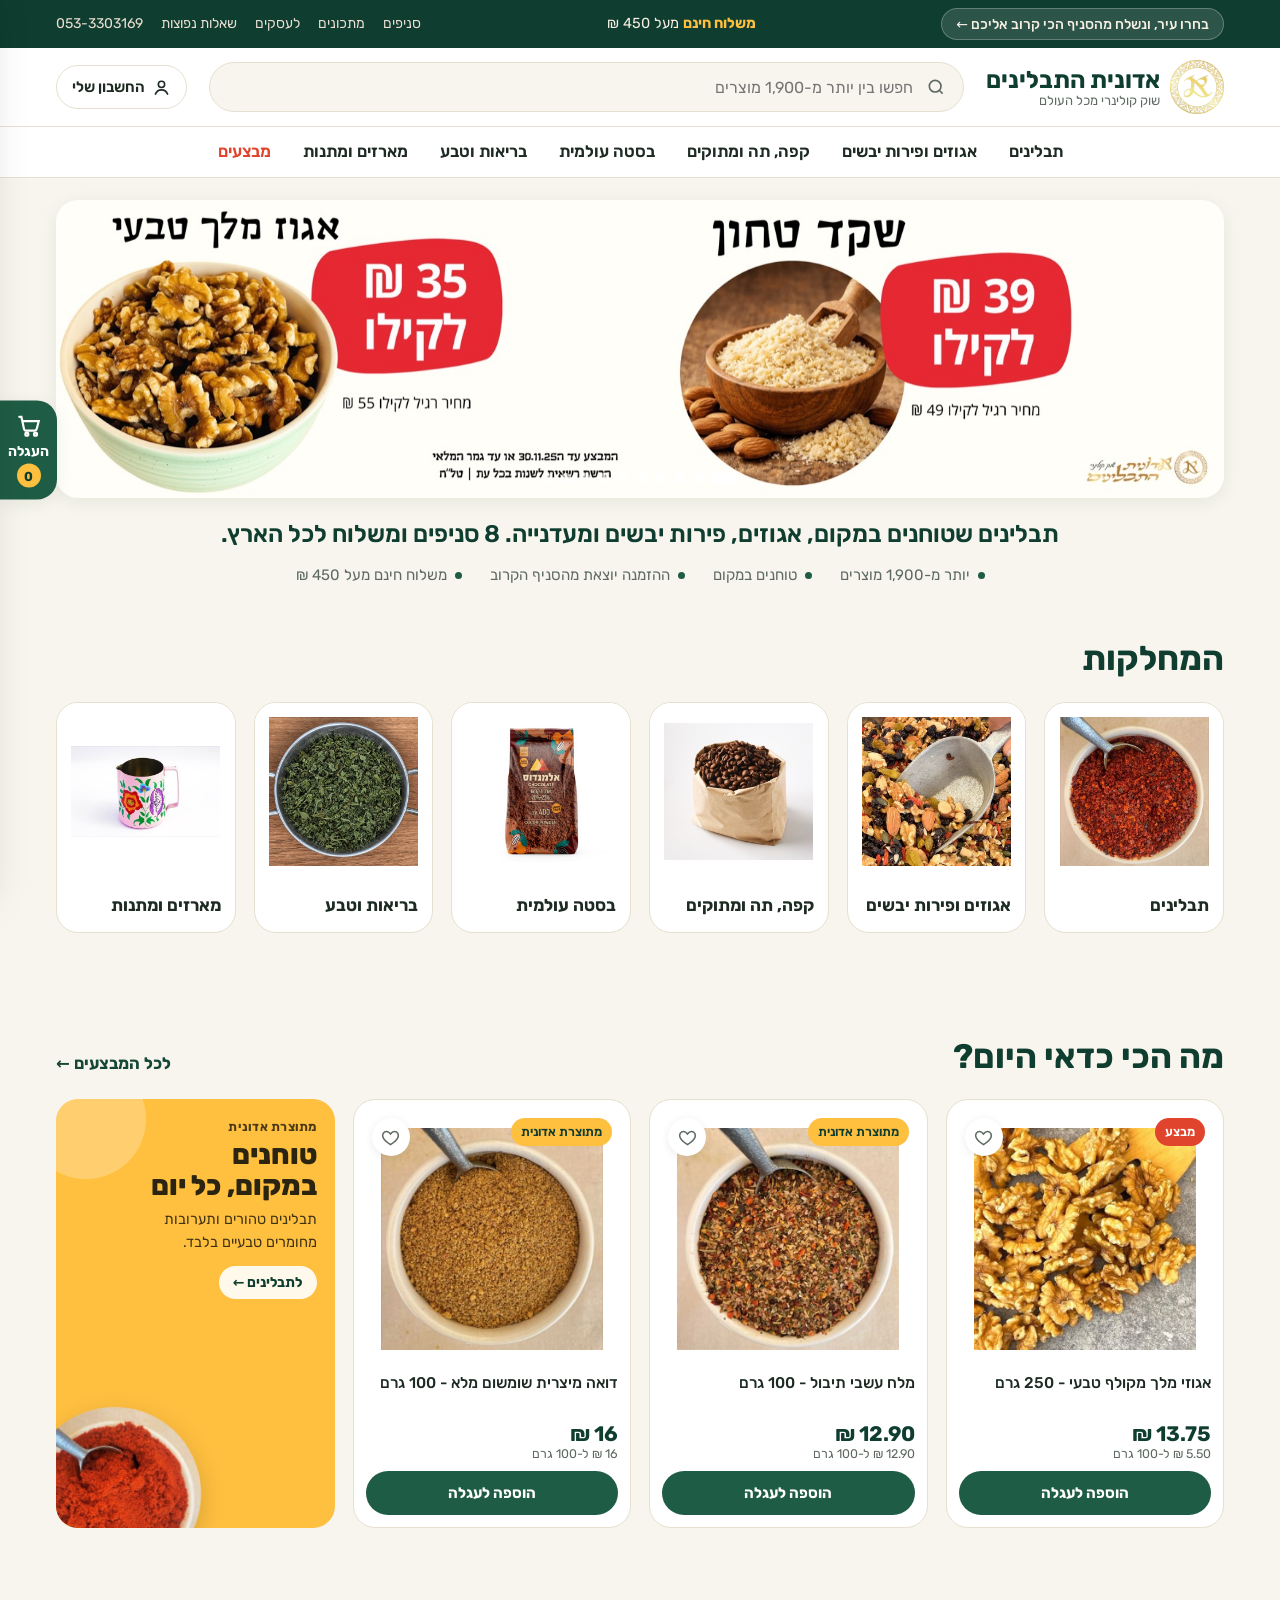
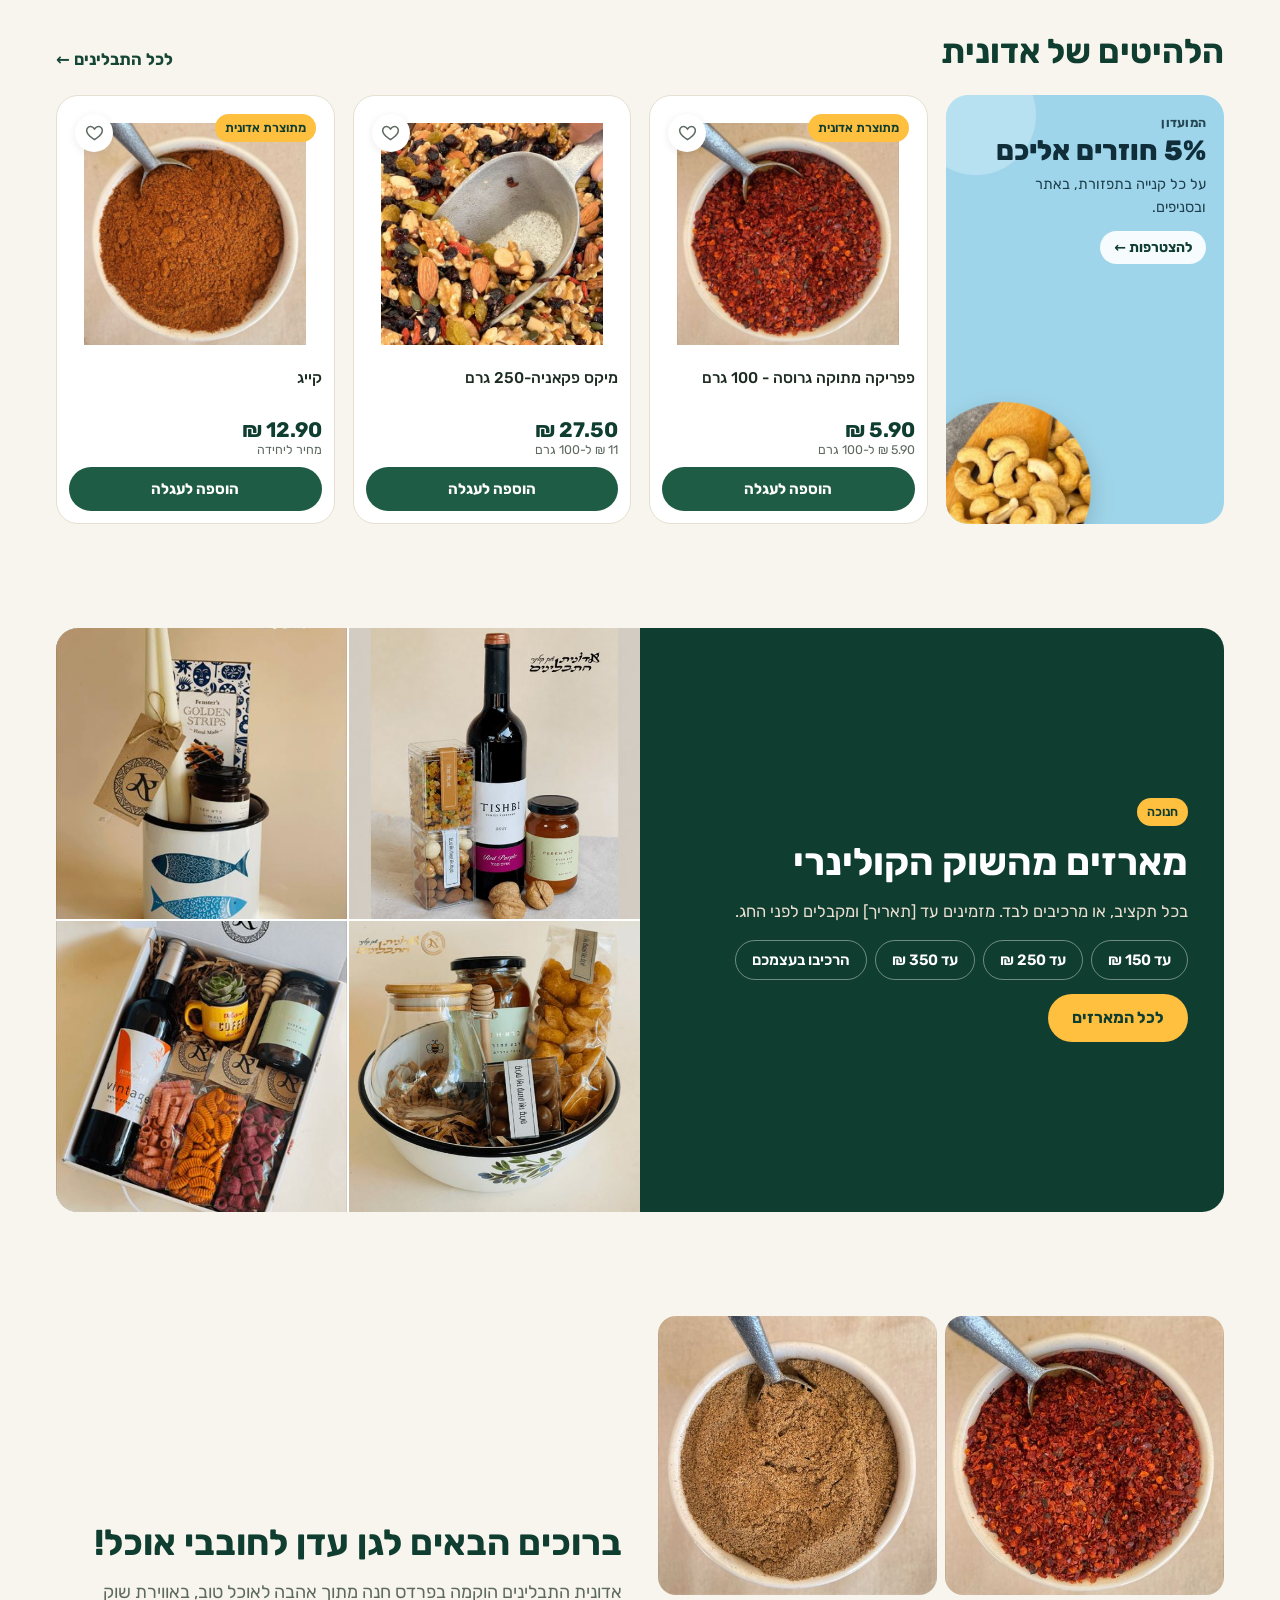
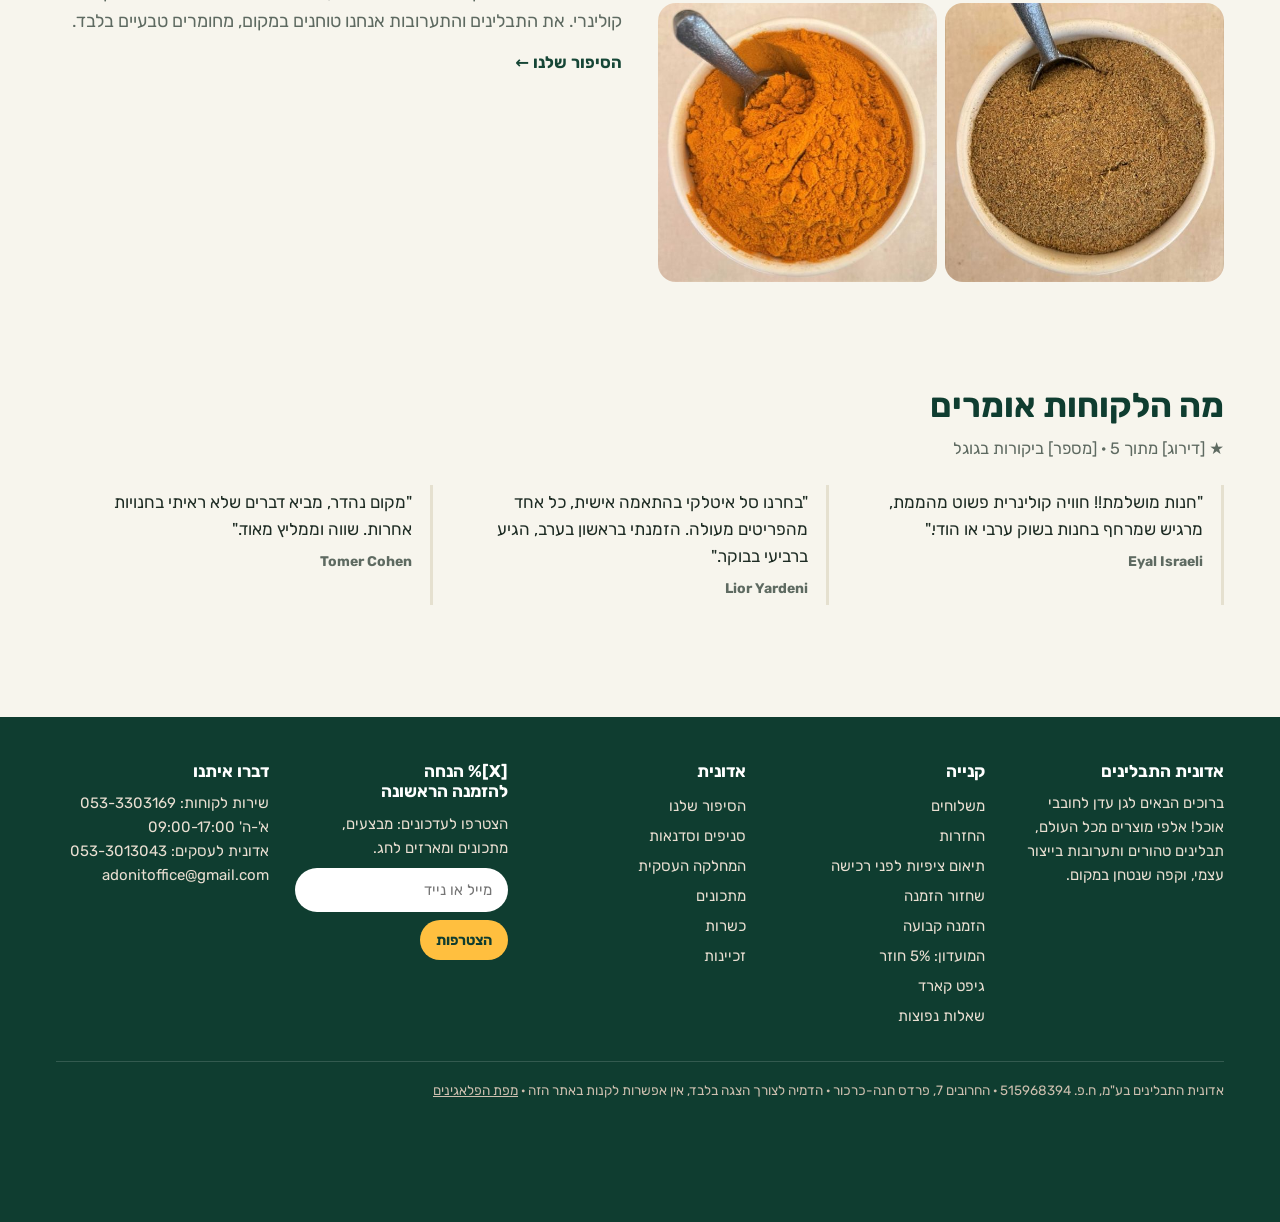
<file: index.html>
<!doctype html>
<html lang="he" dir="rtl">
<head>
<meta charset="utf-8">
<meta name="viewport" content="width=device-width,initial-scale=1,viewport-fit=cover">
<meta name="robots" content="noindex,nofollow">
<title>אדונית התבלינים | תבלינים טחונים במקום, אגוזים, פירות יבשים ומארזים</title>
<meta name="description" content="אדונית התבלינים: רשת שוק קולינרי מפרדס חנה. תבלינים ותערובות שטוחנים במקום, אגוזים, פירות יבשים, קפה ומעדנייה. 8 סניפים ומשלוח לכל הארץ.">
<link rel="canonical" href="https://www.adonithatavlinim.co.il/">
<link rel="preconnect" href="https://fonts.googleapis.com">
<link rel="stylesheet" href="https://fonts.googleapis.com/css2?family=Rubik:wght@400;500;600;700;800&display=swap">
<link rel="icon" href="assets/img/site/logo.png">
<link rel="stylesheet" href="assets/css/site.css?v=18">
</head>
<body>
<main>
  <div class="wrap">
    <div class="m-hero" id="m-hero" aria-label="באנרים"></div>
    <button type="button" class="dept-btn" data-open-menu>קנייה לפי מחלקות <span aria-hidden="true">‹‹</span></button>
    <div class="hero" id="hero"><img id="hero-img" src="assets/img/site/slide-1.jpg" alt=""><div class="dots" id="hero-dots"></div></div>
    <h1 class="home-h1">תבלינים שטוחנים במקום, אגוזים, פירות יבשים ומעדנייה. 8 סניפים ומשלוח לכל הארץ.</h1>
    <ul class="trust-line" aria-label="למה אדונית">
      <li>יותר מ-1,900 מוצרים</li><li>טוחנים במקום</li><li>ההזמנה יוצאת מהסניף הקרוב</li><li>משלוח חינם מעל 450 ₪</li>
    </ul>
  </div>

  <section class="sec d-only"><div class="wrap">
    <div class="sec-head"><div class="t"><h2>המחלקות</h2></div></div>
    <div class="grid g6" id="main-cats"></div>
  </div></section>

  <section class="sec"><div class="wrap">
    <div class="sec-head"><div class="t"><h2>מה הכי כדאי היום?</h2></div><a class="more-link" href="category.html?c=sale">לכל המבצעים ←</a></div>
    <div class="grid g4" id="today"></div>
  </div></section>

  <section class="sec"><div class="wrap">
    <div class="sec-head"><div class="t"><h2>הלהיטים של אדונית</h2></div><a class="more-link" href="category.html?m=spices">לכל התבלינים ←</a></div>
    <div class="grid g4" id="hits"></div>
  </div></section>

  <section class="sec"><div class="wrap">
    <div class="gift-band">
      <div class="gift-text">
        <span class="tag">חנוכה</span>
        <h2>מארזים מהשוק הקולינרי</h2>
        <p>בכל תקציב, או מרכיבים לבד. מזמינים עד [תאריך] ומקבלים לפני החג.</p>
        <div class="chips"><a class="chip light" href="gifts.html?b=150">עד 150 ₪</a><a class="chip light" href="gifts.html?b=250">עד 250 ₪</a><a class="chip light" href="gifts.html?b=350">עד 350 ₪</a><a class="chip light" href="gifts.html#build">הרכיבו בעצמכם</a></div>
        <a class="btn gold" href="gifts.html" style="align-self:flex-start">לכל המארזים</a>
      </div>
      <div class="gift-imgs" id="season-imgs"></div>
    </div>
  </div></section>

  <section class="sec"><div class="wrap">
    <div class="story">
      <div id="story-imgs" class="story-imgs"></div>
      <div class="story-text">
        <h2>ברוכים הבאים לגן עדן לחובבי אוכל!</h2>
        <p>אדונית התבלינים הוקמה בפרדס חנה מתוך אהבה לאוכל טוב, באווירת שוק קולינרי. את התבלינים והתערובות אנחנו טוחנים במקום, מחומרים טבעיים בלבד.</p>
        <a class="more-link" href="about.html">הסיפור שלנו ←</a>
      </div>
    </div>
  </div></section>

  <section class="sec" id="reviews"><div class="wrap">
    <div class="sec-head"><div class="t"><h2>מה הלקוחות אומרים</h2><p>★ [דירוג] מתוך 5 · [מספר] ביקורות בגוגל</p></div></div>
    <div class="grid g3">
      <blockquote class="quote"><p>"חנות מושלמת!! חוויה קולינרית פשוט מהממת, מרגיש שמרחף בחנות בשוק ערבי או הודי."</p><b>Eyal Israeli</b></blockquote>
      <blockquote class="quote"><p>"בחרנו סל איטלקי בהתאמה אישית, כל אחד מהפריטים מעולה. הזמנתי בראשון בערב, הגיע ברביעי בבוקר."</p><b>Lior Yardeni</b></blockquote>
      <blockquote class="quote"><p>"מקום נהדר, מביא דברים שלא ראיתי בחנויות אחרות. שווה וממליץ מאוד."</p><b>Tomer Cohen</b></blockquote>
    </div>
  </div></section>
</main>
<script src="assets/js/data.js?v=18"></script>
<script src="assets/js/branches.js?v=18"></script>
<script src="assets/js/app.js?v=18"></script>
<script>
window.pageInit = function () {
  addJsonLd({ '@context': 'https://schema.org', '@graph': [
    { '@type': 'Organization', '@id': 'https://www.adonithatavlinim.co.il/#org', name: 'אדונית התבלינים', alternateName: 'Adonit Hatavlinim', legalName: 'אדונית התבלינים בע"מ', taxID: '515968394',
      url: 'https://www.adonithatavlinim.co.il/', logo: new URL('assets/img/site/logo.png', location.href).href, email: 'adonitoffice@gmail.com', telephone: '+972-53-330-3169',
      description: 'רשת חנויות שוק קולינרי שנוסדה בפרדס חנה: תבלינים ותערובות שטוחנים במקום, אגוזים, פירות יבשים, קפה ומעדנייה. 8 סניפים ומשלוח לכל הארץ.',
      address: { '@type': 'PostalAddress', streetAddress: 'החרובים 7', addressLocality: 'פרדס חנה-כרכור', postalCode: '3701107', addressCountry: 'IL' },
      sameAs: ['https://www.facebook.com/adonitaaSpicesil/', 'https://www.instagram.com/adonit_hatavlinim/'] },
    { '@type': 'WebSite', '@id': 'https://www.adonithatavlinim.co.il/#site', url: 'https://www.adonithatavlinim.co.il/', name: 'אדונית התבלינים', inLanguage: 'he-IL', publisher: { '@id': 'https://www.adonithatavlinim.co.il/#org' },
      potentialAction: { '@type': 'SearchAction', target: 'https://www.adonithatavlinim.co.il/?s={q}', 'query-input': 'required name=q' } } ] });


  // mobile hero: big swipeable slides built from Adonit's own product photos
  const byName = w => PRODUCTS.find(p => p.name.includes(w));
  const MS = [
    { img: (byName('פפריקה מתוקה - 100') || {}).img, k: 'מתוצרת אדונית', t: 'טוחנים במקום.<br>כל יום.', c: 'לתבלינים', h: 'category.html?c=pure', bg: '#FFBF3F' },
    { img: (byName('אגוזי מלך') || {}).img, k: 'מבצע השבוע', t: 'אגוז מלך טבעי<br>35 ₪ לקילו', c: 'לאגוזים', h: 'category.html?m=nuts', bg: '#F9A8B4' },
    { img: (productsIn(['boxes'])[0] || {}).img, k: 'חנוכה', t: 'מארזים<br>מהשוק הקולינרי', c: 'למארזים', h: 'gifts.html', bg: '#9FD5EA' }
  ];
  const mh = document.getElementById('m-hero');
  mh.innerHTML = `<div class="m-track">${MS.map(x => `<a class="m-slide" href="${x.h}" style="--bg:${x.bg}"><img src="${x.img}" alt=""><span class="m-txt"><small>${x.k}</small><b>${x.t}</b><em>${x.c} ←</em></span></a>`).join('')}</div><div class="m-dots">${MS.map((x, n) => `<i class="${n ? '' : 'on'}"></i>`).join('')}</div>`;
  const tr = mh.querySelector('.m-track');
  tr.addEventListener('scroll', () => { const n = Math.round(Math.abs(tr.scrollLeft) / tr.clientWidth); mh.querySelectorAll('.m-dots i').forEach((d, k) => d.classList.toggle('on', k === n)); }, { passive: true });
  const slides = (window.SLIDES || []).filter(s => s.img);
  let i = 0;
  const img = document.getElementById('hero-img'), dots = document.getElementById('hero-dots');
  dots.innerHTML = slides.map((s, n) => `<button aria-label="${esc(s.alt)}" aria-current="${n === 0}"></button>`).join('');
  const show = n => { i = n; img.src = slides[n].img; img.alt = slides[n].alt; dots.querySelectorAll('button').forEach((b, k) => b.setAttribute('aria-current', k === n)); };
  dots.addEventListener('click', e => { const b = e.target.closest('button'); if (b) show([...dots.children].indexOf(b)); });
  if (!matchMedia('(prefers-reduced-motion: reduce)').matches) setInterval(() => show((i + 1) % slides.length), 5000);
  show(0);

  document.getElementById('main-cats').innerHTML = MENU.map(m => {
    const keys = m.groups.flatMap(g => g[1]);
    const ims = productsIn(keys).slice(0, 1).map(p => `<img src="${p.img}" alt="" loading="lazy">`).join('');
    return `<a class="cat-tile" href="${m.href || 'category.html?m=' + m.id}"><div class="im">${ims}</div><span>${esc(m.name)}</span></a>`;
  }).join('');
  // one product per kind, so a row never shows four variants of the same item
  const diverse = (list, n) => { const seen = new Set(), out = []; for (const p of list) { const k = p.name.split(/[\s-]/)[0]; if (!seen.has(k)) { seen.add(k); out.push(p); } if (out.length === n) break; } return out; };
  const food = p => p.cats.some(c => ['nuts', 'dried', 'pure', 'blends', 'honey', 'coffee', 'cocoa', 'halva', 'roasted', 'oils', 'baking', 'legumes', 'chocolate', 'whole', 'tea'].includes(c));
  const deals = diverse(productsIn(['sale']).filter(p => p.price < 80 && food(p)).concat(productsIn(['roasted', 'dried', 'blends'])), 4);
  document.getElementById('today').innerHTML = deals.slice(0, 3).map(p => productCard(p)).join('') + promoTile('grind');
  const used = new Set(deals.map(p => p.name.split(/[\s-]/)[0]));
  const hits = ['pure', 'nuts', 'blends', 'dried'].map(k => productsIn([k]).find(p => !p.cats.includes('sale') && !used.has(p.name.split(/[\s-]/)[0]) && used.add(p.name.split(/[\s-]/)[0]))).filter(Boolean);
  document.getElementById('hits').innerHTML = promoTile('club') + hits.slice(0, 3).map(p => productCard(p)).join('');
  document.getElementById('story-imgs').innerHTML = diverse(productsIn(['pure', 'blends', 'whole']), 4).map(p => `<img src="${p.img}" alt="" loading="lazy">`).join('');
  document.getElementById('season-imgs').innerHTML = productsIn(['boxes']).slice(0, 4).map(p => `<img src="${p.img}" alt="" loading="lazy">`).join('');
};
</script>
</body>
</html>
</file>
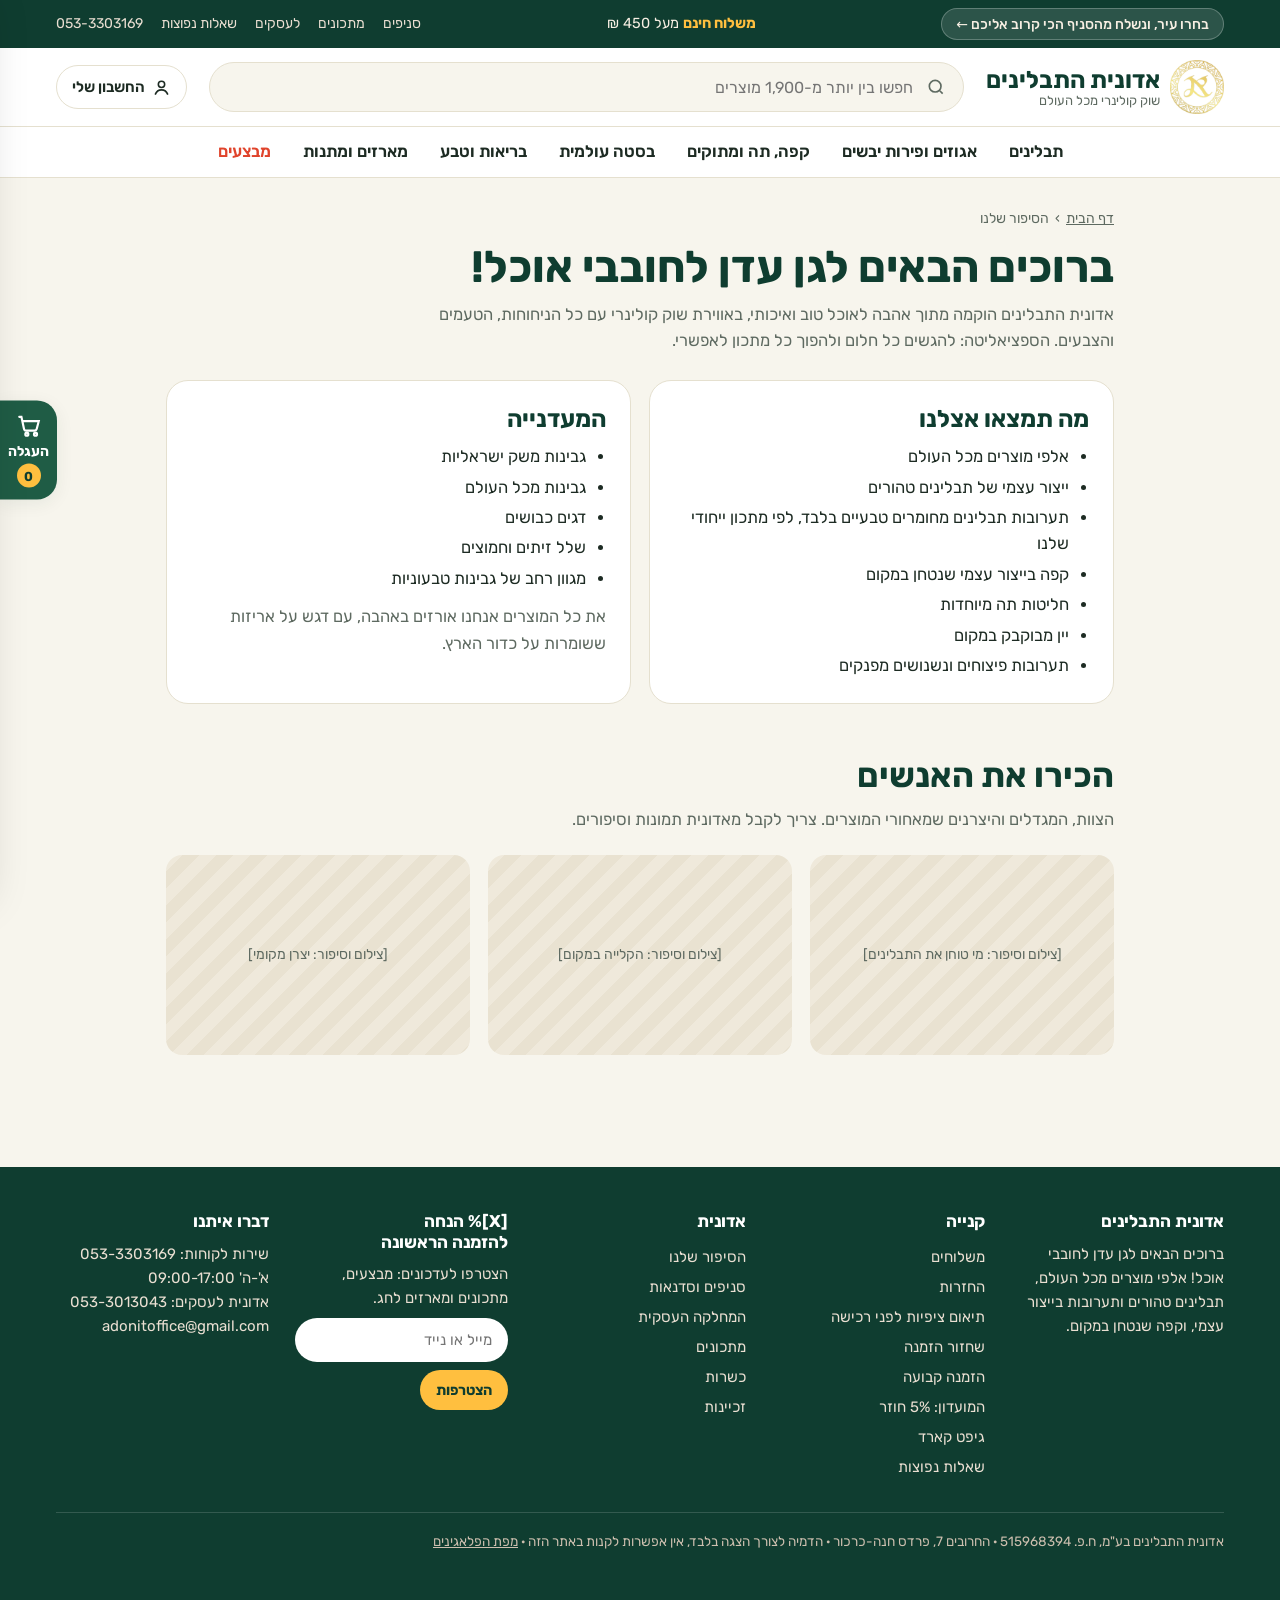
<file: about.html>
<!doctype html>
<html lang="he" dir="rtl">
<head>
<meta charset="utf-8">
<meta name="viewport" content="width=device-width,initial-scale=1,viewport-fit=cover">
<meta name="robots" content="noindex,nofollow">
<title>הסיפור שלנו | אדונית התבלינים</title>
<meta name="description" content="הסיפור של אדונית התבלינים: שוק קולינרי מפרדס חנה, תבלינים ותערובות בייצור עצמי, קפה שנטחן במקום ומעדנייה.">
<link rel="preconnect" href="https://fonts.googleapis.com">
<link rel="stylesheet" href="https://fonts.googleapis.com/css2?family=Rubik:wght@400;500;600;700;800&display=swap">
<link rel="icon" href="assets/img/site/logo.png">
<link rel="stylesheet" href="assets/css/site.css?v=18">
</head>
<body>
<main class="wrap" style="max-width:980px">
  <div class="page-head">
    <nav class="crumbs" aria-label="פירורי לחם"><a href="index.html">דף הבית</a><span>›</span><span>הסיפור שלנו</span></nav>
    <h1>ברוכים הבאים לגן עדן לחובבי אוכל!</h1>
    <p>אדונית התבלינים הוקמה מתוך אהבה לאוכל טוב ואיכותי, באווירת שוק קולינרי עם כל הניחוחות, הטעמים והצבעים. הספציאליטה: להגשים כל חלום ולהפוך כל מתכון לאפשרי.</p>
  </div>
  <section class="sec" style="padding-top:16px">
    <div class="grid g2">
      <div class="card" style="padding:24px"><h2 style="font-size:24px;margin-bottom:10px">מה תמצאו אצלנו</h2>
        <ul style="margin:0;padding-inline-start:20px;display:flex;flex-direction:column;gap:4px"><li>אלפי מוצרים מכל העולם</li><li>ייצור עצמי של תבלינים טהורים</li><li>תערובות תבלינים מחומרים טבעיים בלבד, לפי מתכון ייחודי שלנו</li><li>קפה בייצור עצמי שנטחן במקום</li><li>חליטות תה מיוחדות</li><li>יין מבוקבק במקום</li><li>תערובות פיצוחים ונשנושים מפנקים</li></ul></div>
      <div class="card" style="padding:24px"><h2 style="font-size:24px;margin-bottom:10px">המעדנייה</h2>
        <ul style="margin:0;padding-inline-start:20px;display:flex;flex-direction:column;gap:4px"><li>גבינות משק ישראליות</li><li>גבינות מכל העולם</li><li>דגים כבושים</li><li>שלל זיתים וחמוצים</li><li>מגוון רחב של גבינות טבעוניות</li></ul>
        <p class="muted" style="margin:12px 0 0">את כל המוצרים אנחנו אורזים באהבה, עם דגש על אריזות ששומרות על כדור הארץ.</p></div>
    </div>
  </section>
  <section class="sec" style="padding-top:0">
    <div class="sec-head"><div class="t"><h2>הכירו את האנשים</h2><p>הצוות, המגדלים והיצרנים שמאחורי המוצרים. צריך לקבל מאדונית תמונות וסיפורים.</p></div></div>
    <div class="grid g3"><div class="ph" style="height:200px">[צילום וסיפור: מי טוחן את התבלינים]</div><div class="ph" style="height:200px">[צילום וסיפור: הקלייה במקום]</div><div class="ph" style="height:200px">[צילום וסיפור: יצרן מקומי]</div></div>
  </section>
</main>
<script src="assets/js/data.js?v=18"></script>
<script src="assets/js/branches.js?v=18"></script>
<script src="assets/js/app.js?v=18"></script>
</body>
</html>
</file>
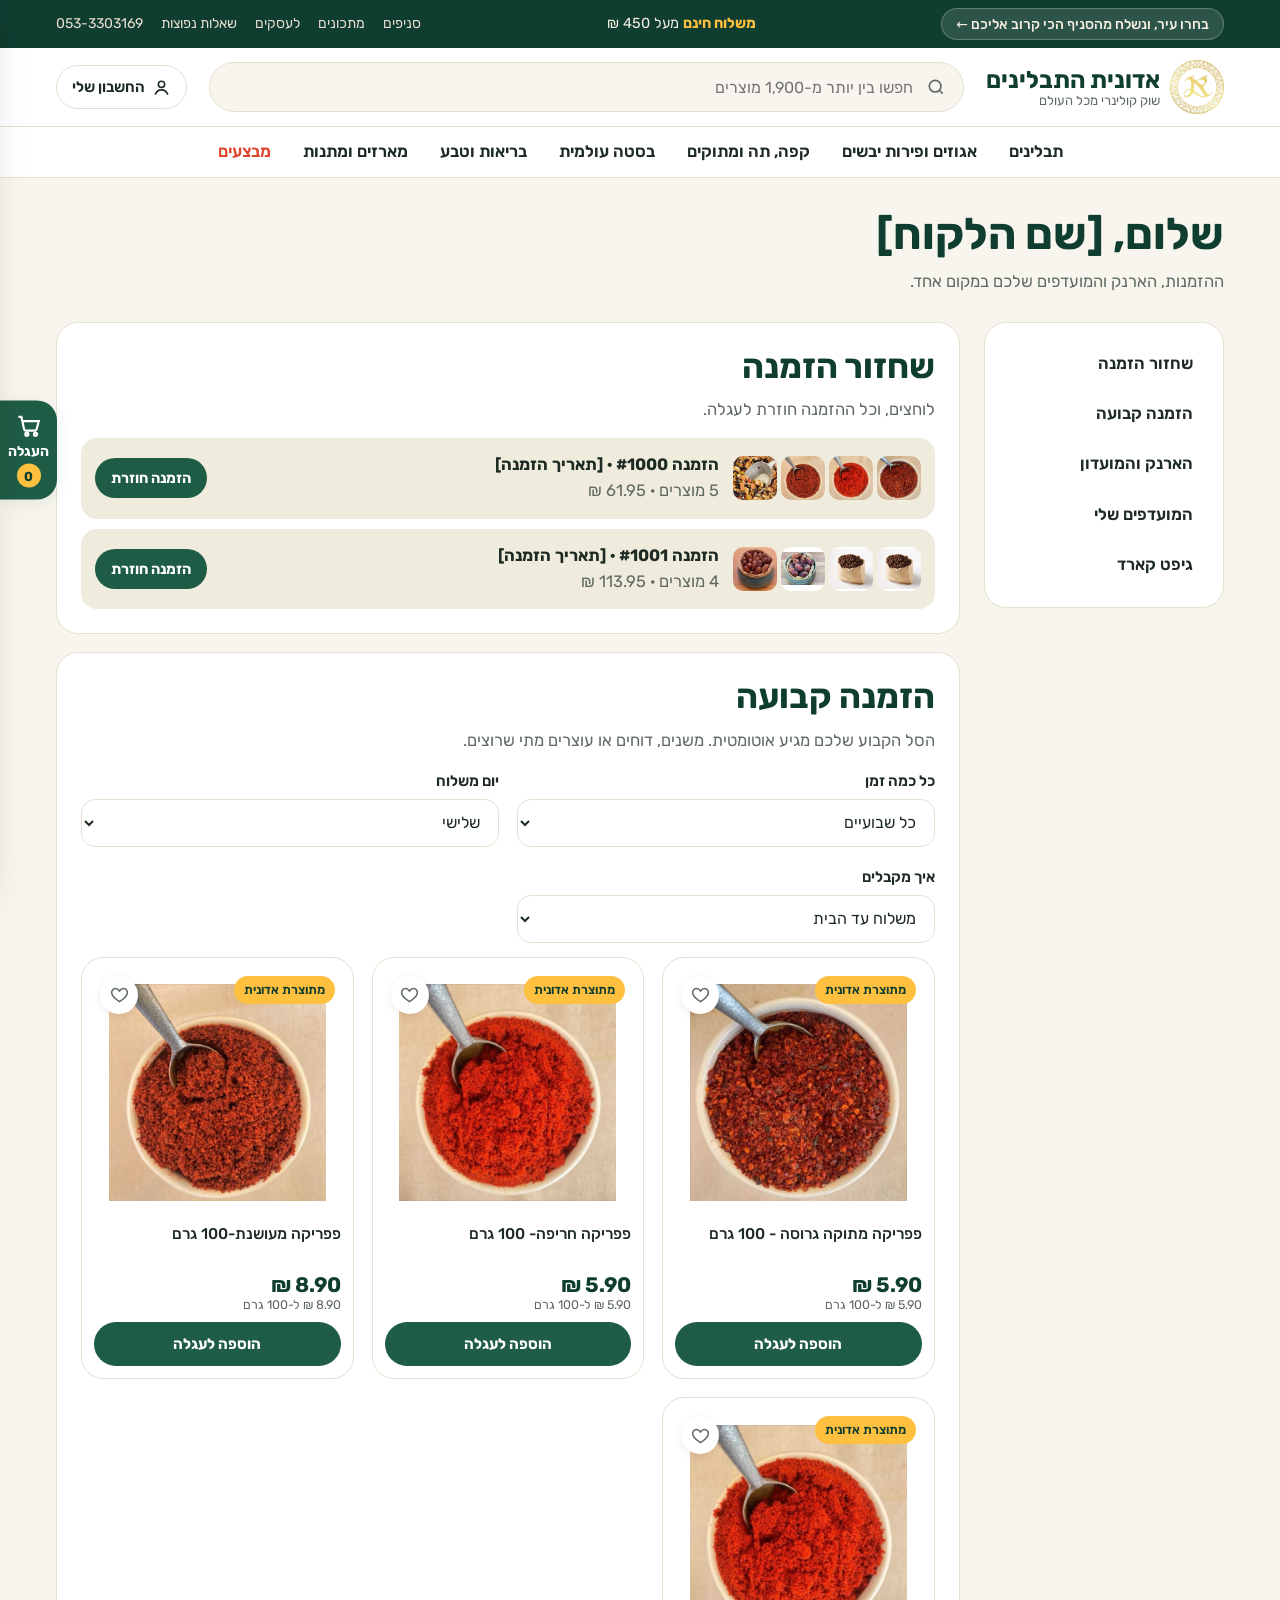
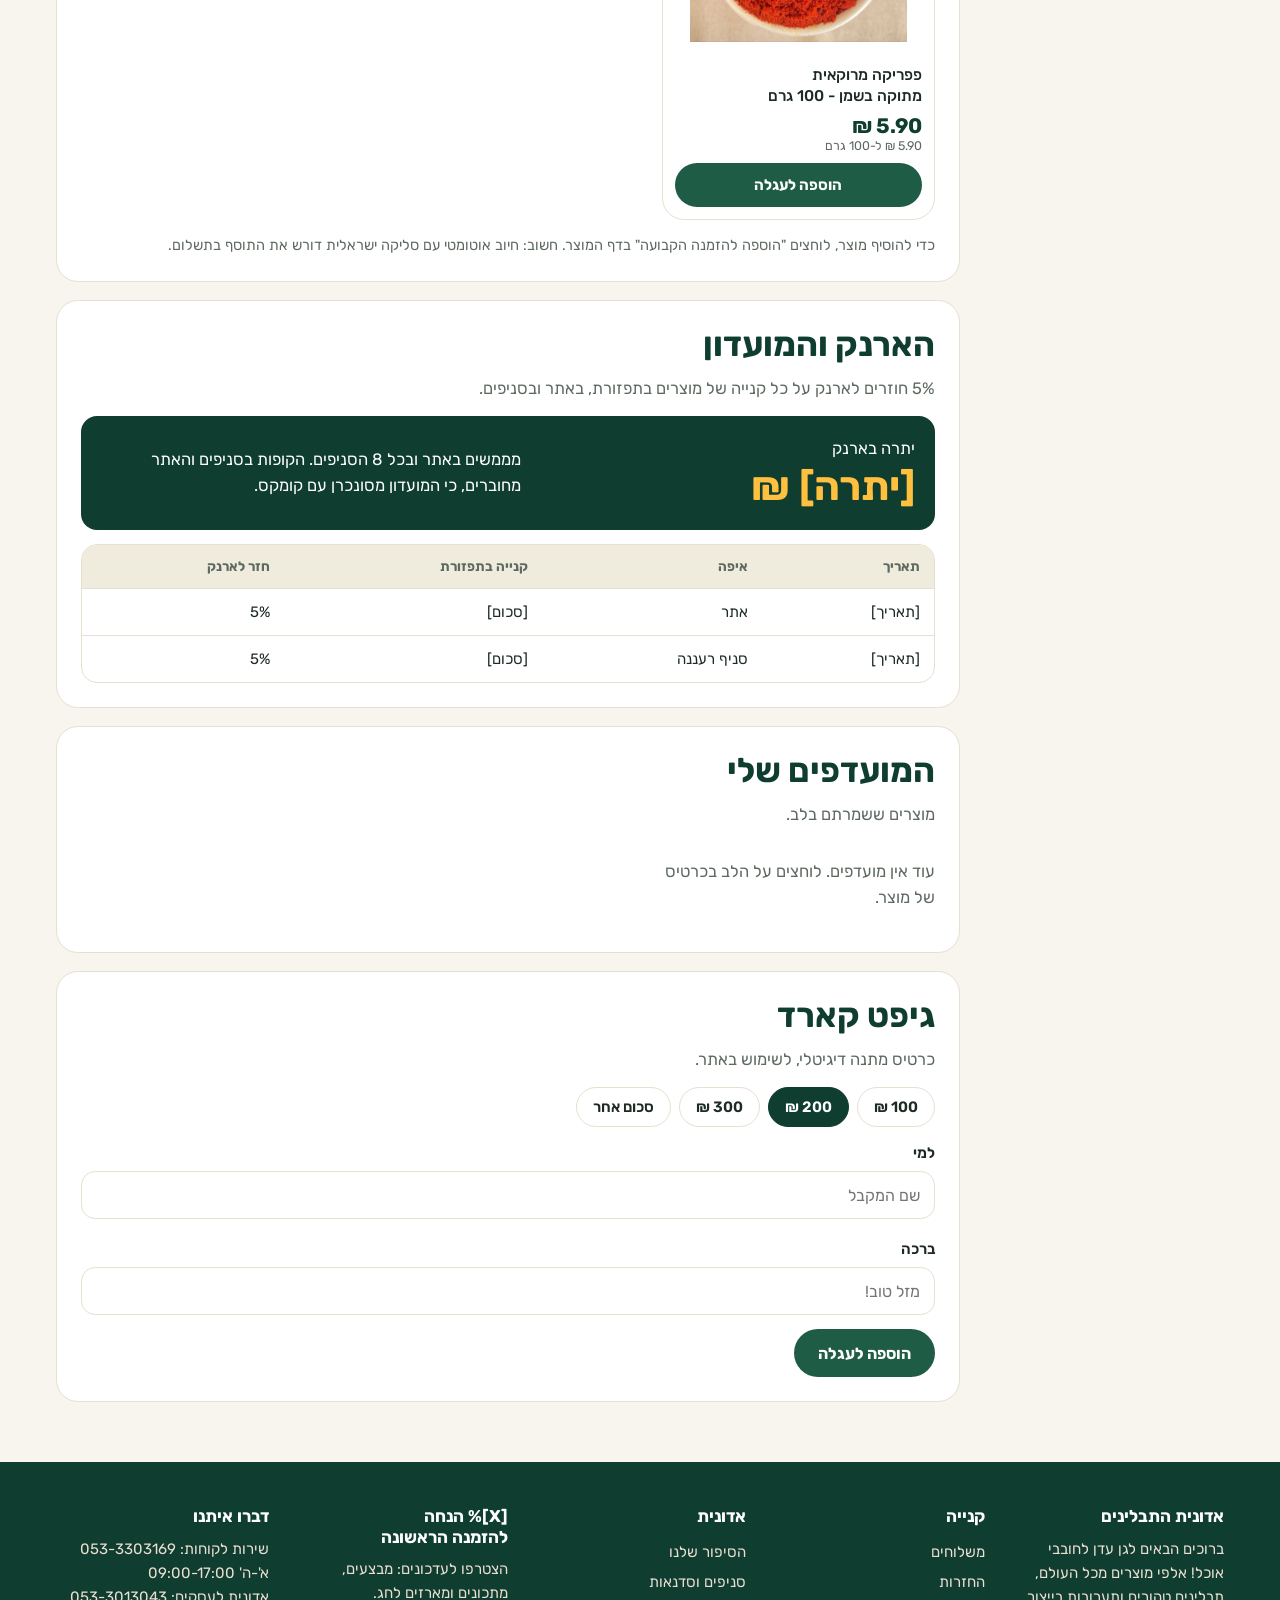
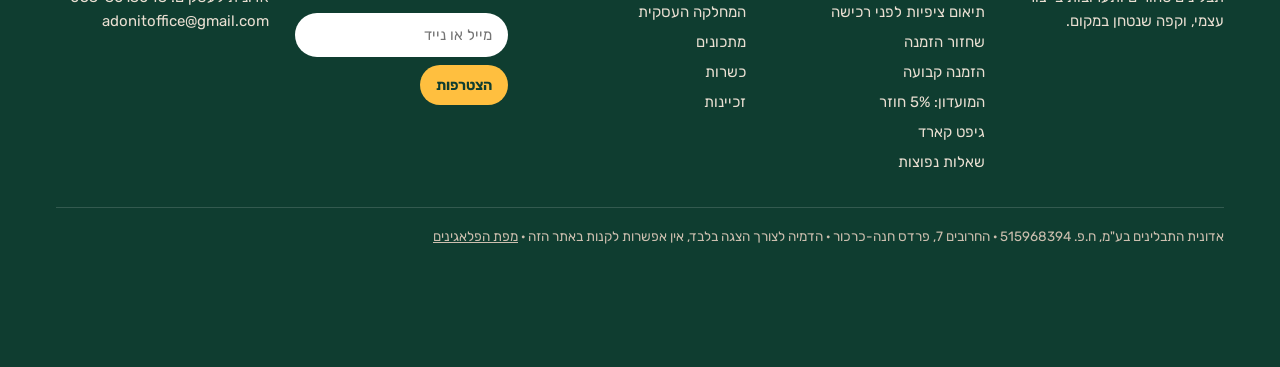
<file: account.html>
<!doctype html>
<html lang="he" dir="rtl">
<head>
<meta charset="utf-8">
<meta name="viewport" content="width=device-width,initial-scale=1,viewport-fit=cover">
<meta name="robots" content="noindex,nofollow">
<title>החשבון שלי | אדונית התבלינים</title>
<meta name="description" content="האזור האישי באדונית התבלינים.">
<link rel="preconnect" href="https://fonts.googleapis.com">
<link rel="stylesheet" href="https://fonts.googleapis.com/css2?family=Rubik:wght@400;500;600;700;800&display=swap">
<link rel="icon" href="assets/img/site/logo.png">
<link rel="stylesheet" href="assets/css/site.css?v=18">
<style>
.acc-nav{display:flex;flex-direction:column;gap:4px}
.acc-nav a{padding:10px 12px;border-radius:12px;text-decoration:none;font-weight:600}
.acc-nav a:hover{background:var(--soft)}
.panel{background:#fff;border:1px solid var(--line);border-radius:var(--r-lg);padding:24px;display:flex;flex-direction:column;gap:14px;scroll-margin-top:20px}
.order{display:grid;grid-template-columns:auto 1fr auto;gap:14px;align-items:center;padding:14px;border-radius:16px;background:var(--soft)}
.order .thumbs{display:flex;gap:4px}
.order .thumbs img{width:44px;height:44px;border-radius:10px;object-fit:contain;background:#fff}
.wallet{background:var(--brown);color:#fff;border-radius:var(--r);padding:20px;display:flex;justify-content:space-between;align-items:center;flex-wrap:wrap;gap:12px}
.wallet .big{font:700 40px var(--head);color:var(--yellow)}
</style>
</head>
<body>
<main class="wrap">
  <div class="page-head">
    <h1>שלום, [שם הלקוח]</h1>
    <p>ההזמנות, הארנק והמועדפים שלכם במקום אחד.</p>
  </div>
  <div class="with-side" style="margin-top:16px">
    <aside class="side"><nav class="acc-nav" aria-label="החשבון שלי">
      <a href="#reorder">שחזור הזמנה</a><a href="#fixed">הזמנה קבועה</a><a href="#wallet">הארנק והמועדון</a><a href="#favs">המועדפים שלי</a><a href="#giftcard">גיפט קארד</a>
    </nav></aside>
    <div class="main-col" style="display:flex;flex-direction:column;gap:18px">

      <section class="panel" id="reorder">
        <div class="sec-head" style="margin:0"><div class="t"><h2>שחזור הזמנה</h2><p>לוחצים, וכל ההזמנה חוזרת לעגלה.</p></div></div>
        <div id="orders" style="display:flex;flex-direction:column;gap:10px"></div>
      </section>

      <section class="panel" id="fixed">
        <div class="sec-head" style="margin:0"><div class="t"><h2>הזמנה קבועה</h2><p>הסל הקבוע שלכם מגיע אוטומטית. משנים, דוחים או עוצרים מתי שרוצים.</p></div></div>
        <div class="grid g3">
          <label class="field">כל כמה זמן<select><option>כל שבוע</option><option selected>כל שבועיים</option><option>כל חודש</option></select></label>
          <label class="field">יום משלוח<select><option>שלישי</option><option>חמישי</option></select></label>
          <label class="field">איך מקבלים<select><option>משלוח עד הבית</option><option>איסוף מסניף פרדס חנה</option><option>איסוף מסניף רעננה</option></select></label>
        </div>
        <div id="fixed-list" class="grid g4"></div>
        <p class="muted" style="margin:0;font-size:14.5px">כדי להוסיף מוצר, לוחצים "הוספה להזמנה הקבועה" בדף המוצר. חשוב: חיוב אוטומטי עם סליקה ישראלית דורש את התוסף בתשלום.</p>
      </section>

      <section class="panel" id="wallet">
        <div class="sec-head" style="margin:0"><div class="t"><h2>הארנק והמועדון</h2><p>5% חוזרים לארנק על כל קנייה של מוצרים בתפזורת, באתר ובסניפים.</p></div></div>
        <div class="wallet"><div><span>יתרה בארנק</span><div class="big">[יתרה] ₪</div></div><div style="max-width:420px">מממשים באתר ובכל 8 הסניפים. הקופות בסניפים והאתר מחוברים, כי המועדון מסונכרן עם קומקס.</div></div>
        <div class="tbl"><table><thead><tr><th>תאריך</th><th>איפה</th><th>קנייה בתפזורת</th><th>חזר לארנק</th></tr></thead>
          <tbody><tr><td>[תאריך]</td><td>אתר</td><td>[סכום]</td><td>5%</td></tr><tr><td>[תאריך]</td><td>סניף רעננה</td><td>[סכום]</td><td>5%</td></tr></tbody></table></div>
      </section>

      <section class="panel" id="favs">
        <div class="sec-head" style="margin:0"><div class="t"><h2>המועדפים שלי</h2><p>מוצרים ששמרתם בלב.</p></div></div>
        <div class="grid g4" id="fav-list"></div>
      </section>

      <section class="panel" id="giftcard">
        <div class="sec-head" style="margin:0"><div class="t"><h2>גיפט קארד</h2><p>כרטיס מתנה דיגיטלי, לשימוש באתר.</p></div></div>
        <div class="chips"><button class="chip" aria-pressed="false">100 ₪</button><button class="chip" aria-pressed="true">200 ₪</button><button class="chip" aria-pressed="false">300 ₪</button><button class="chip" aria-pressed="false">סכום אחר</button></div>
        <div class="grid g2"><label class="field">למי<input placeholder="שם המקבל"></label><label class="field">ברכה<input placeholder="מזל טוב!"></label></div>
        <button class="btn pri" style="align-self:flex-start" onclick="demoToast('הדמיה: הגיפט קארד נוסף לעגלה')">הוספה לעגלה</button>
      </section>
    </div>
  </div>
</main>
<script src="assets/js/data.js?v=18"></script>
<script src="assets/js/branches.js?v=18"></script>
<script src="assets/js/app.js?v=18"></script>
<script>
window.pageInit = function () {
  const sample = [
    { d: '[תאריך הזמנה]', ids: productsIn(['pure']).slice(0, 3).concat(productsIn(['nuts']).slice(0, 2)).map(p => p.id) },
    { d: '[תאריך הזמנה]', ids: productsIn(['coffee']).slice(0, 2).concat(productsIn(['dried']).slice(0, 2)).map(p => p.id) }
  ];
  document.getElementById('orders').innerHTML = sample.map((o, i) => {
    const ps = o.ids.map(productById);
    return `<div class="order"><div class="thumbs">${ps.slice(0, 4).map(p => `<img src="${p.img}" alt="">`).join('')}</div><div><b>הזמנה #${1000 + i} · ${o.d}</b><br><span class="muted">${ps.length} מוצרים · ${money(ps.reduce((s, p) => s + p.price, 0))}</span></div><button class="btn pri sm" data-reorder="${i}">הזמנה חוזרת</button></div>`;
  }).join('');
  document.getElementById('orders').addEventListener('click', e => { const b = e.target.closest('[data-reorder]'); if (!b) return; sample[+b.dataset.reorder].ids.forEach(id => addToCart(id, 'unit', 1)); demoToast('ההזמנה חזרה לעגלה'); openCart(true); });
  const fx = demoStore.get('fixed', []);
  const fixed = (fx.length ? fx.map(productById) : productsIn(['pure', 'nuts']).slice(0, 4)).filter(Boolean);
  document.getElementById('fixed-list').innerHTML = fixed.map(p => productCard(p, { plugs: false })).join('');
  const favs = demoStore.get('favs', []).map(productById).filter(Boolean);
  document.getElementById('fav-list').innerHTML = favs.length ? favs.map(p => productCard(p, { plugs: false })).join('') : '<p class="muted">עוד אין מועדפים. לוחצים על הלב בכרטיס של מוצר.</p>';
};
</script>
</body>
</html>
</file>
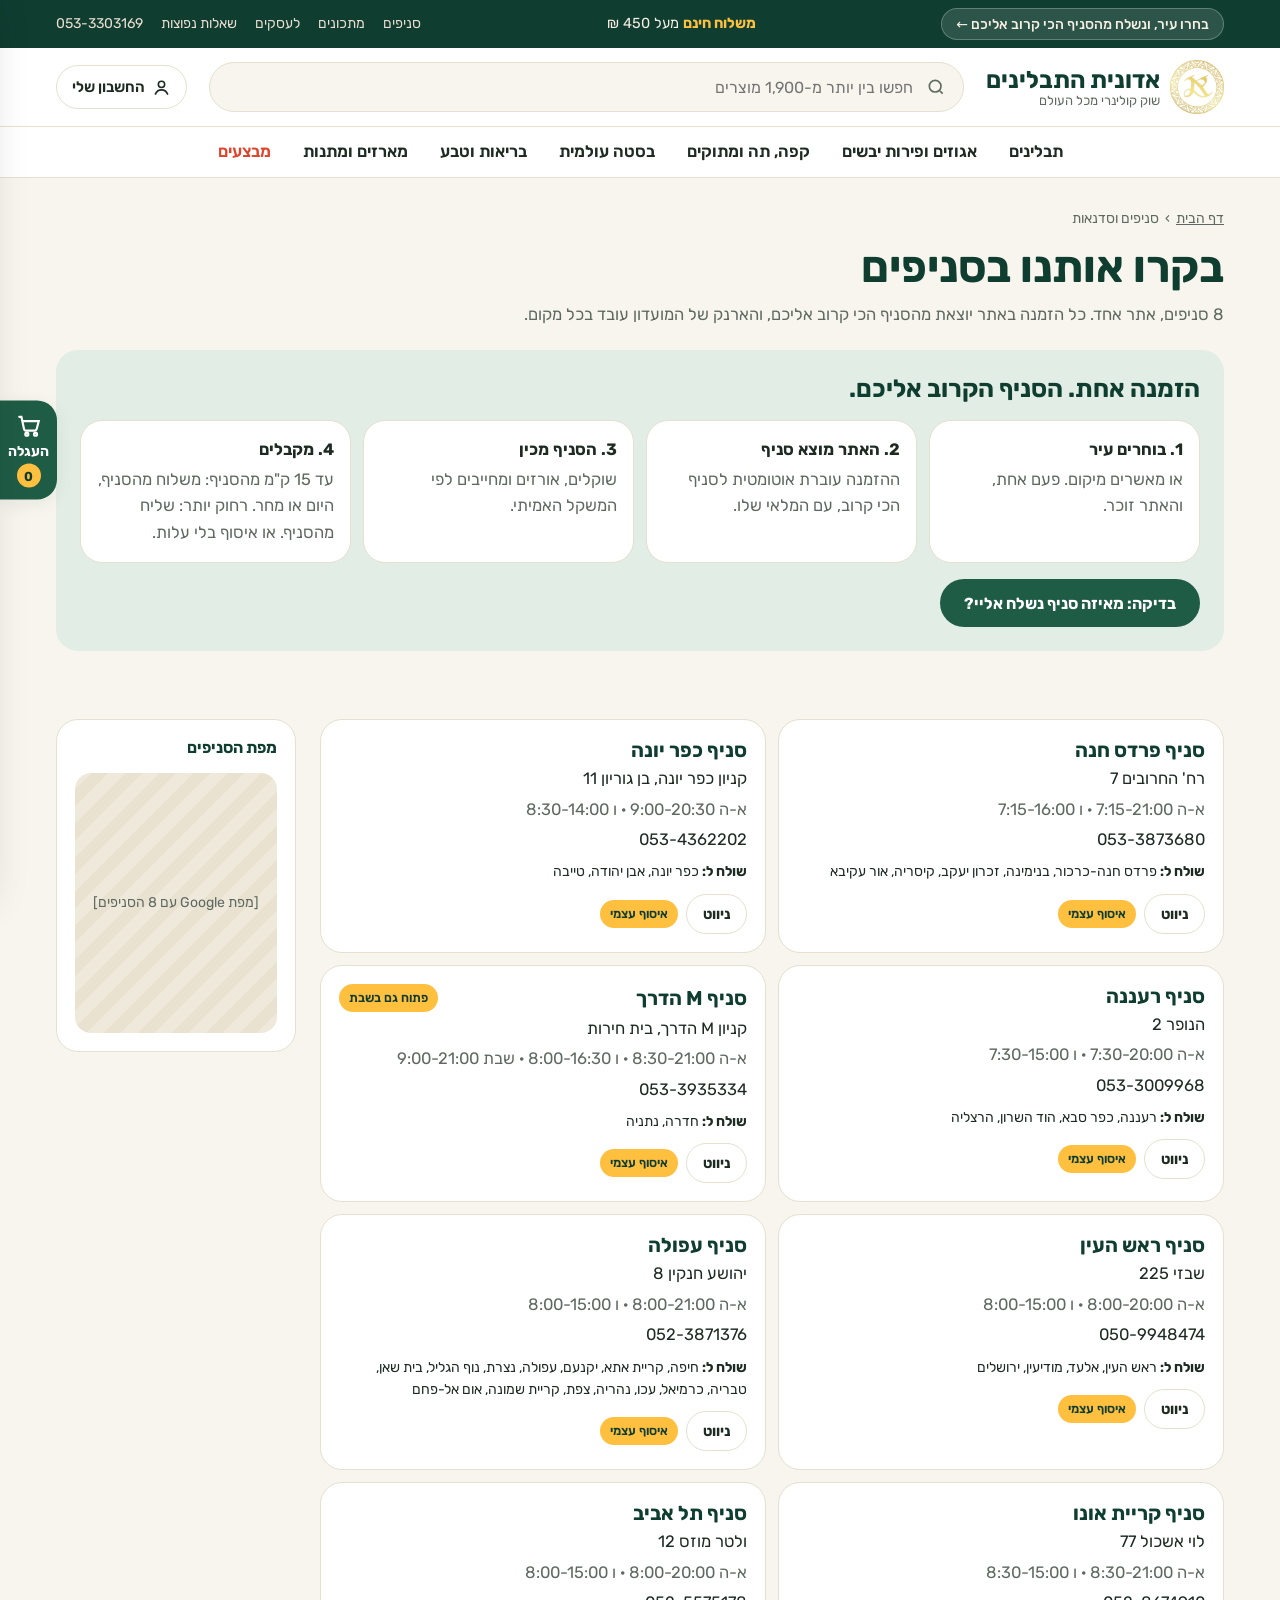
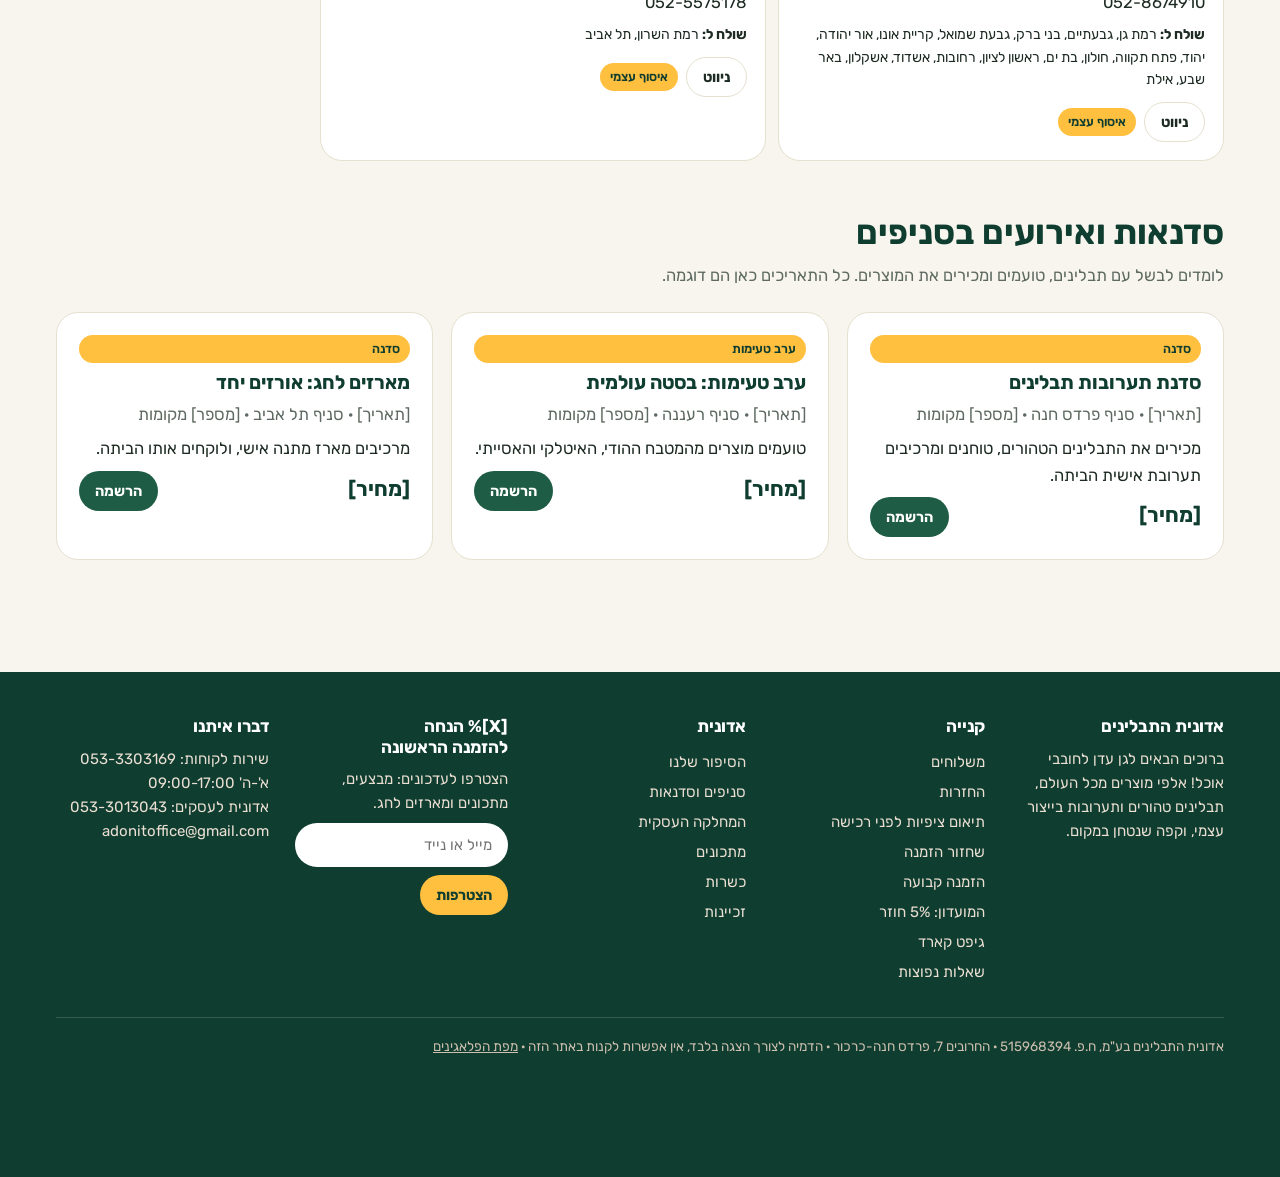
<file: branches.html>
<!doctype html>
<html lang="he" dir="rtl">
<head>
<meta charset="utf-8">
<meta name="viewport" content="width=device-width,initial-scale=1,viewport-fit=cover">
<meta name="robots" content="noindex,nofollow">
<title>סניפים וסדנאות | אדונית התבלינים</title>
<meta name="description" content="8 הסניפים של אדונית התבלינים: פרדס חנה, רעננה, M הדרך, כפר יונה, ראש העין, עפולה, קריית אונו ותל אביב. כתובות ושעות פתיחה.">
<link rel="preconnect" href="https://fonts.googleapis.com">
<link rel="stylesheet" href="https://fonts.googleapis.com/css2?family=Rubik:wght@400;500;600;700;800&display=swap">
<link rel="icon" href="assets/img/site/logo.png">
<link rel="stylesheet" href="assets/css/site.css?v=18">
</head>
<body>
<main class="wrap">
  <div class="page-head">
    <nav class="crumbs" aria-label="פירורי לחם"><a href="index.html">דף הבית</a><span>›</span><span>סניפים וסדנאות</span></nav>
    <h1>בקרו אותנו בסניפים</h1>
    <p>8 סניפים, אתר אחד. כל הזמנה באתר יוצאת מהסניף הכי קרוב אליכם, והארנק של המועדון עובד בכל מקום.</p>
  </div>

  <section class="sec" id="how" style="padding-top:12px;scroll-margin-top:20px">
    <div class="card" style="padding:24px;display:flex;flex-direction:column;gap:16px;background:var(--green-soft);border:0">
      <h2>הזמנה אחת. הסניף הקרוב אליכם.</h2>
      <div class="grid" style="gap:12px;grid-template-columns:repeat(auto-fit,minmax(min(100%,210px),1fr))">
        <div class="card" style="padding:16px"><b>1. בוחרים עיר</b><p class="muted" style="margin:4px 0 0">או מאשרים מיקום. פעם אחת, והאתר זוכר.</p></div>
        <div class="card" style="padding:16px"><b>2. האתר מוצא סניף</b><p class="muted" style="margin:4px 0 0">ההזמנה עוברת אוטומטית לסניף הכי קרוב, עם המלאי שלו.</p></div>
        <div class="card" style="padding:16px"><b>3. הסניף מכין</b><p class="muted" style="margin:4px 0 0">שוקלים, אורזים ומחייבים לפי המשקל האמיתי.</p></div>
        <div class="card" style="padding:16px"><b>4. מקבלים</b><p class="muted" style="margin:4px 0 0">עד 15 ק"מ מהסניף: משלוח מהסניף, היום או מחר. רחוק יותר: שליח מהסניף. או איסוף בלי עלות.</p></div>
      </div>
      <div style="display:flex;gap:12px;align-items:center;flex-wrap:wrap"><button class="btn pri" data-route>בדיקה: מאיזה סניף נשלח אליי?</button><span id="my-branch" class="muted"></span></div>
    </div>
  </section>

  <section class="sec" style="padding-top:16px">
    <div class="with-side">
      <div class="main-col">
        <div class="grid g2" id="branches" style="gap:12px"></div>
      </div>
      <aside class="side" style="min-height:300px">
        <h4>מפת הסניפים</h4>
        <div class="ph" style="flex:1;min-height:260px">[מפת Google עם 8 הסניפים]</div>
      </aside>
    </div>
  </section>

  <section class="sec" style="padding-top:0">
    <div class="sec-head"><div class="t"><h2>סדנאות ואירועים בסניפים</h2><p>לומדים לבשל עם תבלינים, טועמים ומכירים את המוצרים. כל התאריכים כאן הם דוגמה.</p></div></div>
    <div class="grid g3">
      <article class="card" style="padding:22px;display:flex;flex-direction:column;gap:8px"><span class="tag green">סדנה</span><h3>סדנת תערובות תבלינים</h3><span class="muted">[תאריך] · סניף פרדס חנה · [מספר] מקומות</span><p style="margin:0">מכירים את התבלינים הטהורים, טוחנים ומרכיבים תערובת אישית הביתה.</p><div class="price-row"><span class="price">[מחיר]</span><button class="btn pri sm" onclick="demoToast('הדמיה: נרשמתם לסדנה')">הרשמה</button></div></article>
      <article class="card" style="padding:22px;display:flex;flex-direction:column;gap:8px"><span class="tag green">ערב טעימות</span><h3>ערב טעימות: בסטה עולמית</h3><span class="muted">[תאריך] · סניף רעננה · [מספר] מקומות</span><p style="margin:0">טועמים מוצרים מהמטבח ההודי, האיטלקי והאסייתי.</p><div class="price-row"><span class="price">[מחיר]</span><button class="btn pri sm" onclick="demoToast('הדמיה: נרשמתם לערב הטעימות')">הרשמה</button></div></article>
      <article class="card" style="padding:22px;display:flex;flex-direction:column;gap:8px"><span class="tag green">סדנה</span><h3>מארזים לחג: אורזים יחד</h3><span class="muted">[תאריך] · סניף תל אביב · [מספר] מקומות</span><p style="margin:0">מרכיבים מארז מתנה אישי, ולוקחים אותו הביתה.</p><div class="price-row"><span class="price">[מחיר]</span><button class="btn pri sm" onclick="demoToast('הדמיה: נרשמתם לסדנה')">הרשמה</button></div></article>
    </div>
  </section>
</main>
<script src="assets/js/data.js?v=18"></script>
<script src="assets/js/branches.js?v=18"></script>
<script src="assets/js/app.js?v=18"></script>
<script>
window.pageInit = function () {
  const B = [
    ['פרדס חנה', 'רח\' החרובים 7', '053-3873680', 'א-ה 7:15-21:00 · ו 7:15-16:00'],
    ['כפר יונה', 'קניון כפר יונה, בן גוריון 11', '053-4362202', 'א-ה 9:00-20:30 · ו 8:30-14:00'],
    ['רעננה', 'הנופר 2', '053-3009968', 'א-ה 7:30-20:00 · ו 7:30-15:00'],
    ['M הדרך', 'קניון M הדרך, בית חירות', '053-3935334', 'א-ה 8:30-21:00 · ו 8:00-16:30 · שבת 9:00-21:00'],
    ['ראש העין', 'שבזי 225', '050-9948474', 'א-ה 8:00-20:00 · ו 8:00-15:00'],
    ['עפולה', 'יהושע חנקין 8', '052-3871376', 'א-ה 8:00-21:00 · ו 8:00-15:00'],
    ['קריית אונו', 'לוי אשכול 77', '052-8674910', 'א-ה 8:30-21:00 · ו 8:30-15:00'],
    ['תל אביב', 'ולטר מוזס 12', '052-5575178', 'א-ה 8:00-20:00 · ו 8:00-15:00']
  ];

  const days = s => s; // hours kept as text from the current site
  addJsonLd({ '@context': 'https://schema.org', '@graph': B.map(([n, a, t, h]) => ({
    '@type': 'GroceryStore', name: 'אדונית התבלינים · סניף ' + n, parentOrganization: { '@id': 'https://www.adonithatavlinim.co.il/#org' },
    telephone: t, address: { '@type': 'PostalAddress', streetAddress: a, addressLocality: n === 'M הדרך' ? 'בית חירות' : n, addressCountry: 'IL' },
    openingHours: h, image: new URL('assets/img/site/logo.png', location.href).href, priceRange: '₪₪' })) });
  // which cities each branch serves = the cities for which it is the nearest branch
  const served = {};
  Object.keys(CITIES).forEach(c => { const r = routeFor(c); (served[r.branch.name] = served[r.branch.name] || []).push(c); });
  const draw = () => {
    const mine = getRoute();
    document.getElementById('my-branch').innerHTML = mine ? `ההזמנות שלכם (${esc(mine.city)}) יוצאות מ<b>סניף ${esc(mine.branch.name)}</b>.` : '';
    document.getElementById('branches').innerHTML = B.map(([n, a, t, h]) => `<div class="card" style="padding:18px;display:flex;flex-direction:column;gap:4px;${mine && mine.branch.name === n ? 'border:2px solid var(--green)' : ''}">
    <div style="display:flex;justify-content:space-between;gap:8px;align-items:center"><h3 style="font-size:20px">סניף ${n}</h3>${mine && mine.branch.name === n ? '<span class="tag green">הסניף שלכם</span>' : n === 'M הדרך' ? '<span class="tag green">פתוח גם בשבת</span>' : ''}</div>
    <span>${a}</span><span class="muted">${h}</span><span style="direction:ltr;text-align:right">${t}</span>
    <span style="font-size:14px;margin-top:4px"><b>שולח ל:</b> ${(served[n] || []).join(', ')}</span>
    <div style="display:flex;gap:8px;margin-top:6px;flex-wrap:wrap"><a class="btn sec sm" href="https://waze.com/ul?q=${encodeURIComponent('אדונית התבלינים ' + n)}" target="_blank" rel="noopener">ניווט</a><span class="tag" style="align-self:center">איסוף עצמי</span></div></div>`).join('');
  };
  draw(); document.addEventListener('route-change', draw);
};
</script>
</body>
</html>
</file>
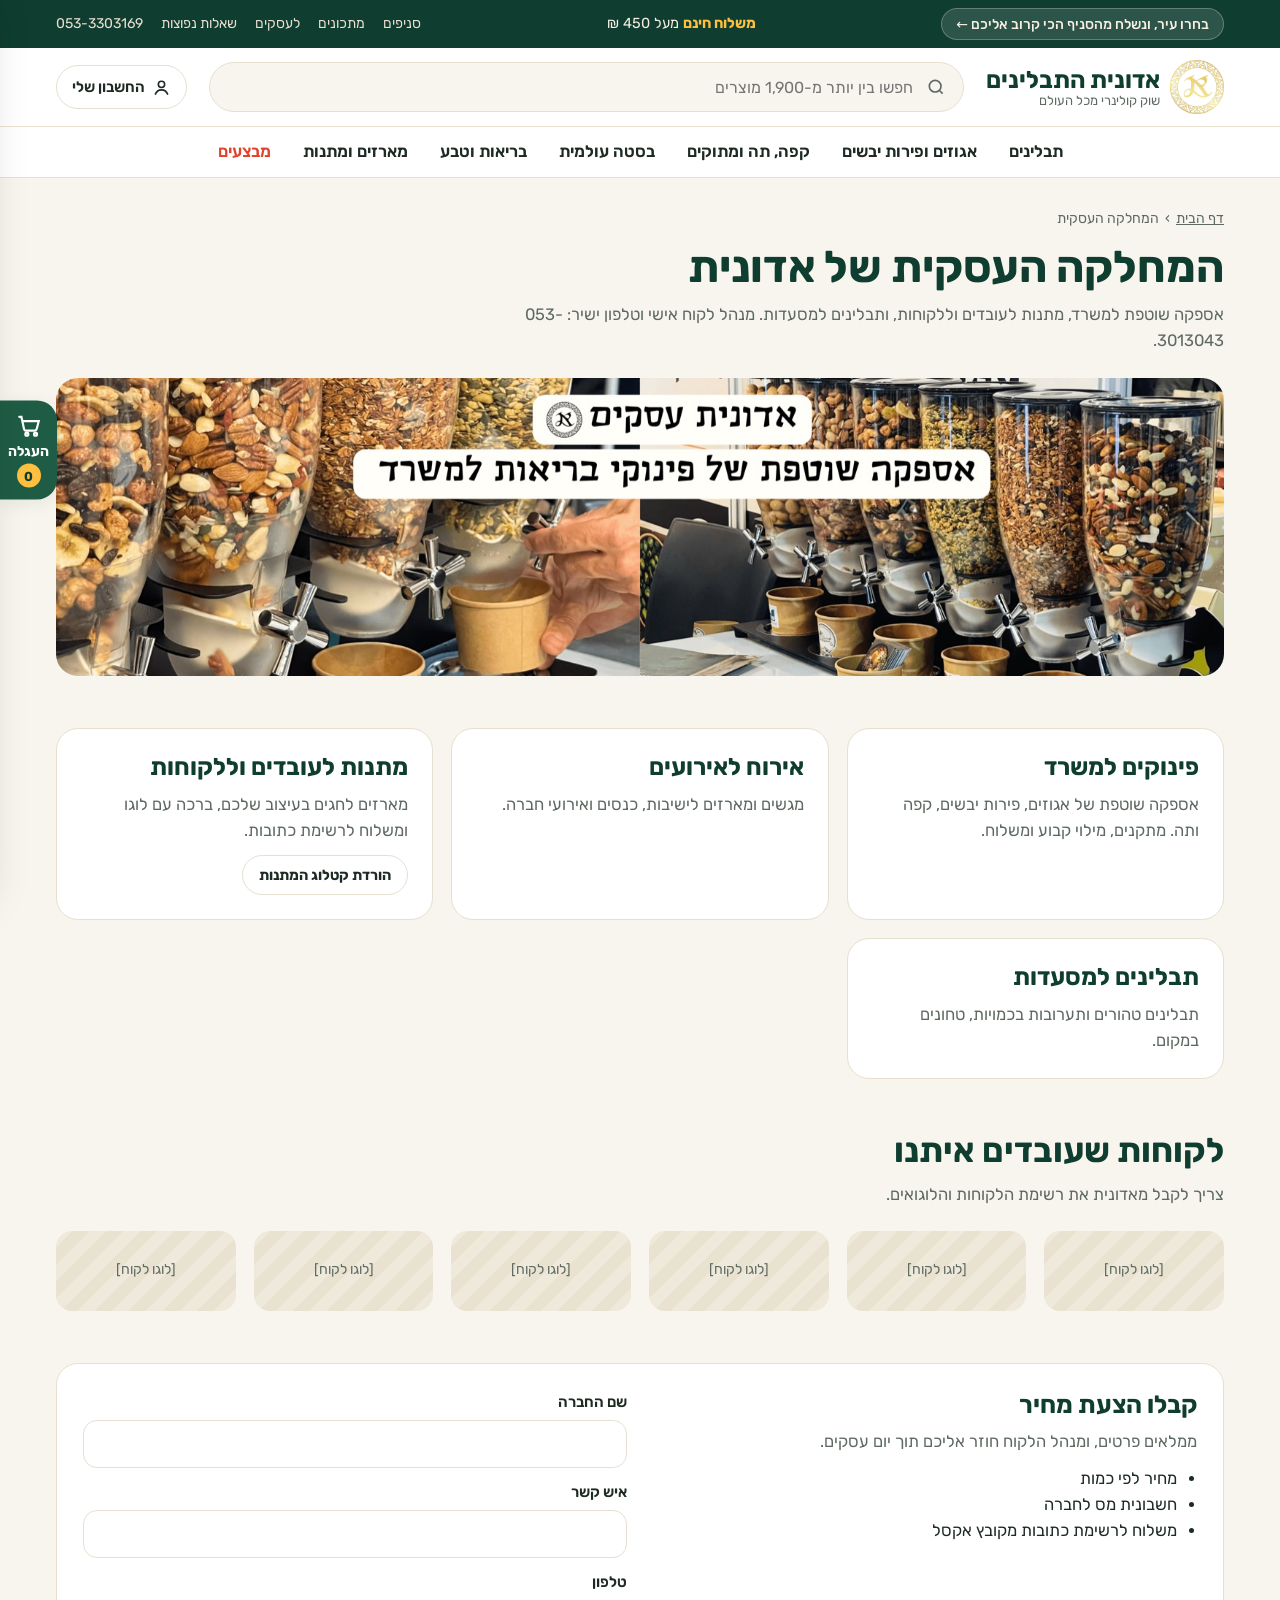
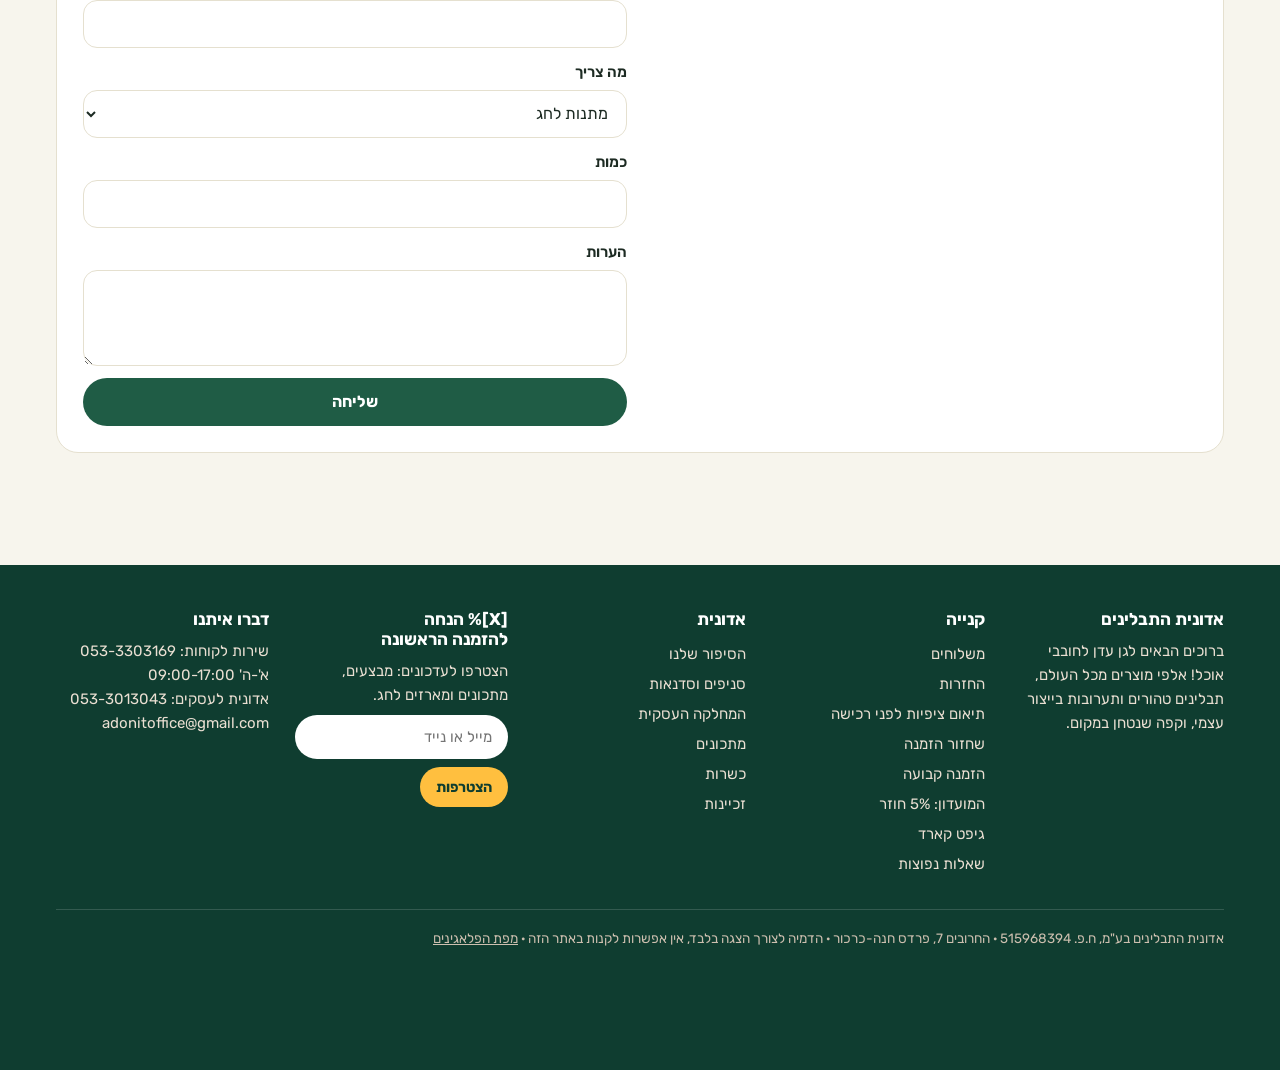
<file: business.html>
<!doctype html>
<html lang="he" dir="rtl">
<head>
<meta charset="utf-8">
<meta name="viewport" content="width=device-width,initial-scale=1,viewport-fit=cover">
<meta name="robots" content="noindex,nofollow">
<title>המחלקה העסקית | אדונית התבלינים</title>
<meta name="description" content="המחלקה העסקית של אדונית התבלינים: אספקה שוטפת למשרד, מתנות לעובדים וללקוחות, ותבלינים למסעדות. הצעת מחיר תוך יום עסקים.">
<link rel="preconnect" href="https://fonts.googleapis.com">
<link rel="stylesheet" href="https://fonts.googleapis.com/css2?family=Rubik:wght@400;500;600;700;800&display=swap">
<link rel="icon" href="assets/img/site/logo.png">
<link rel="stylesheet" href="assets/css/site.css?v=18">
</head>
<body>
<main class="wrap">
  <div class="page-head">
    <nav class="crumbs" aria-label="פירורי לחם"><a href="index.html">דף הבית</a><span>›</span><span>המחלקה העסקית</span></nav>
    <h1>המחלקה העסקית של אדונית</h1>
    <p>אספקה שוטפת למשרד, מתנות לעובדים וללקוחות, ותבלינים למסעדות. מנהל לקוח אישי וטלפון ישיר: 053-3013043.</p>
  </div>
  <img src="assets/img/site/slide-10.jpg" alt="אדונית עסקים: אספקה שוטפת של פינוקי בריאות למשרד" style="border-radius:var(--r-lg);margin-top:14px">

  <section class="sec">
    <div class="grid g3">
      <div class="card" style="padding:24px;display:flex;flex-direction:column;gap:10px"><h2 style="font-size:24px">פינוקים למשרד</h2><p class="muted" style="margin:0">אספקה שוטפת של אגוזים, פירות יבשים, קפה ותה. מתקנים, מילוי קבוע ומשלוח.</p></div>
      <div class="card" style="padding:24px;display:flex;flex-direction:column;gap:10px"><h2 style="font-size:24px">אירוח לאירועים</h2><p class="muted" style="margin:0">מגשים ומארזים לישיבות, כנסים ואירועי חברה.</p></div>
      <div class="card" style="padding:24px;display:flex;flex-direction:column;gap:10px"><h2 style="font-size:24px">מתנות לעובדים וללקוחות</h2><p class="muted" style="margin:0">מארזים לחגים בעיצוב שלכם, ברכה עם לוגו ומשלוח לרשימת כתובות.</p><a class="btn sec sm" href="#" style="align-self:flex-start" onclick="event.preventDefault();demoToast('הדמיה: כאן יורד קטלוג המתנות לחברות (PDF)')">הורדת קטלוג המתנות</a></div>
      <div class="card" style="padding:24px;display:flex;flex-direction:column;gap:10px"><h2 style="font-size:24px">תבלינים למסעדות</h2><p class="muted" style="margin:0">תבלינים טהורים ותערובות בכמויות, טחונים במקום.</p></div>
    </div>
  </section>

  <section class="sec" style="padding-top:0">
    <div class="sec-head"><div class="t"><h2>לקוחות שעובדים איתנו</h2><p>צריך לקבל מאדונית את רשימת הלקוחות והלוגואים.</p></div></div>
    <div class="grid g6"><div class="ph" style="height:80px">[לוגו לקוח]</div><div class="ph" style="height:80px">[לוגו לקוח]</div><div class="ph" style="height:80px">[לוגו לקוח]</div><div class="ph" style="height:80px">[לוגו לקוח]</div><div class="ph" style="height:80px">[לוגו לקוח]</div><div class="ph" style="height:80px">[לוגו לקוח]</div></div>
  </section>

  <section class="sec" style="padding-top:0">
    <div class="card" style="padding:26px;display:grid;grid-template-columns:repeat(auto-fit,minmax(min(100%,320px),1fr));gap:26px">
      <div style="display:flex;flex-direction:column;gap:10px">
        <h2>קבלו הצעת מחיר</h2>
        <p class="muted" style="margin:0">ממלאים פרטים, ומנהל הלקוח חוזר אליכם תוך יום עסקים.</p>
        <ul style="margin:0;padding-inline-start:20px"><li>מחיר לפי כמות</li><li>חשבונית מס לחברה</li><li>משלוח לרשימת כתובות מקובץ אקסל</li></ul>
      </div>
      <form style="display:flex;flex-direction:column;gap:12px" onsubmit="event.preventDefault();demoToast('הדמיה: הטופס לא נשלח')">
        <label class="field">שם החברה<input></label>
        <div class="grid g2" style="gap:12px"><label class="field">איש קשר<input></label><label class="field">טלפון<input type="tel"></label></div>
        <div class="grid g2" style="gap:12px"><label class="field">מה צריך<select><option>מתנות לחג</option><option>אספקה למשרד</option><option>אירוח לאירוע</option><option>תבלינים למסעדה</option></select></label><label class="field">כמות<input type="number" min="1"></label></div>
        <label class="field">הערות<textarea></textarea></label>
        <button class="btn pri">שליחה</button>
      </form>
    </div>
  </section>
</main>
<script src="assets/js/data.js?v=18"></script>
<script src="assets/js/branches.js?v=18"></script>
<script src="assets/js/app.js?v=18"></script>
</body>
</html>
</file>
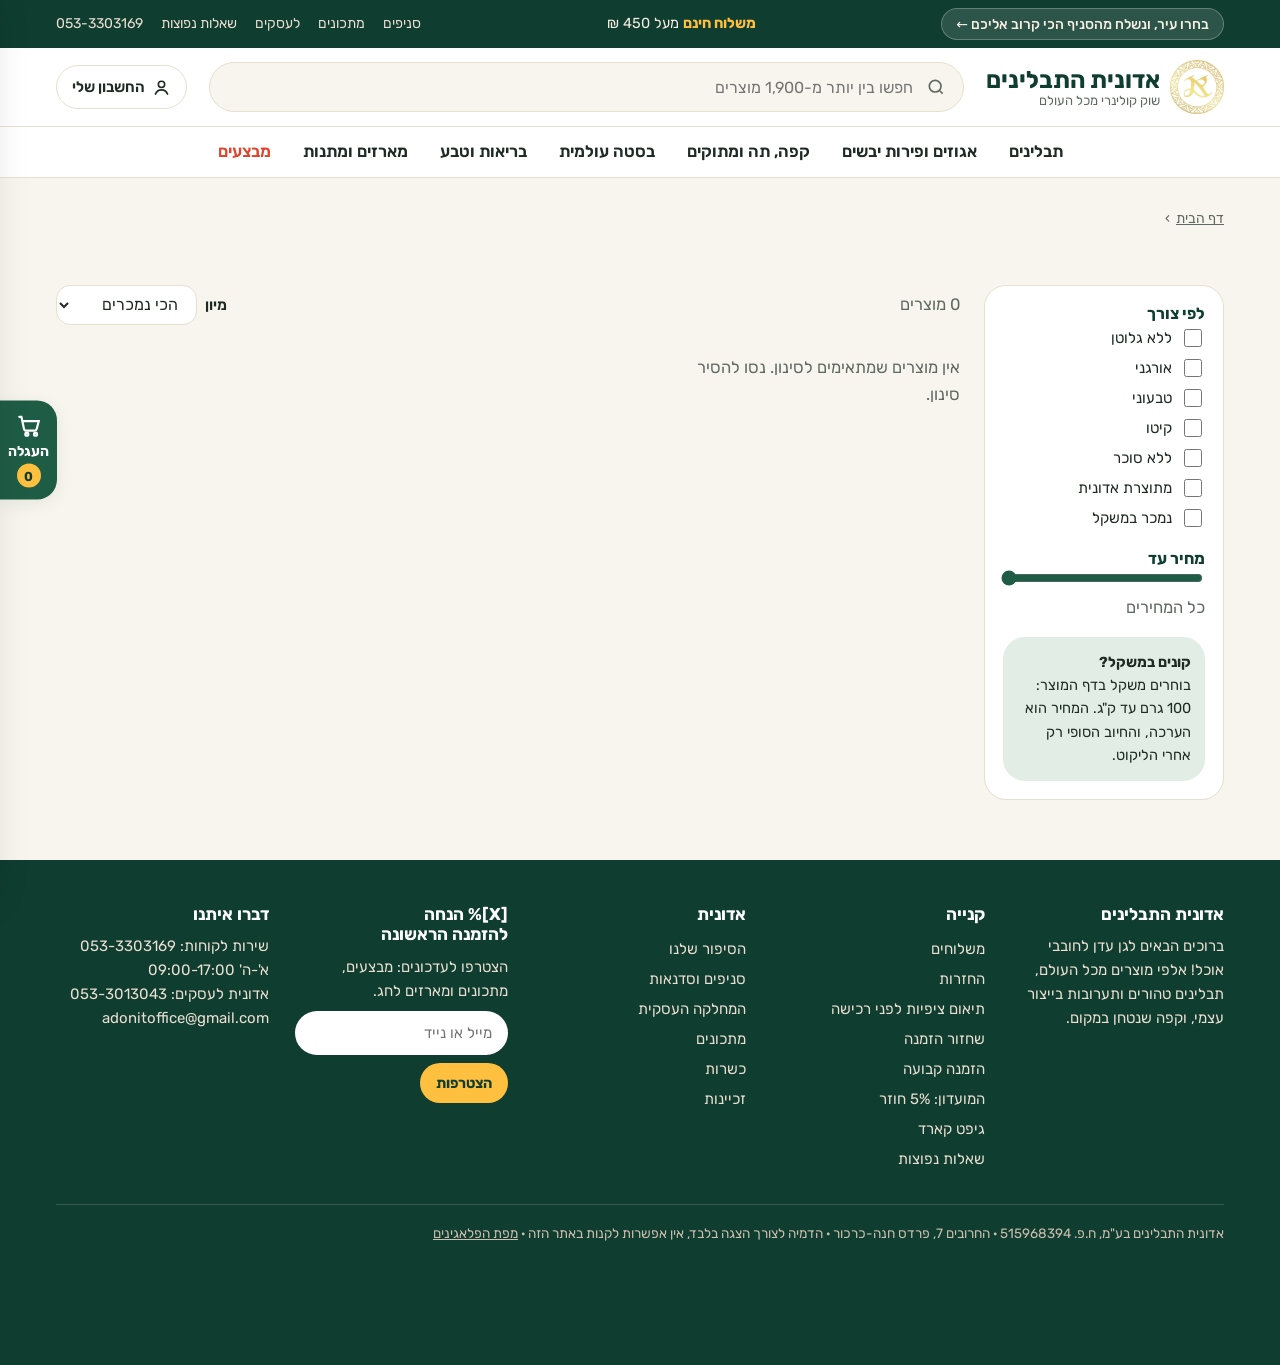
<file: category.html>
<!doctype html>
<html lang="he" dir="rtl">
<head>
<meta charset="utf-8">
<meta name="viewport" content="width=device-width,initial-scale=1,viewport-fit=cover">
<meta name="robots" content="noindex,nofollow">
<title>קטגוריה | אדונית התבלינים</title>
<link rel="preconnect" href="https://fonts.googleapis.com">
<link rel="stylesheet" href="https://fonts.googleapis.com/css2?family=Rubik:wght@400;500;600;700;800&display=swap">
<link rel="icon" href="assets/img/site/logo.png">
<link rel="stylesheet" href="assets/css/site.css?v=18">
</head>
<body>
<main class="wrap">
  <div class="page-head">
    <nav class="crumbs" aria-label="פירורי לחם"><a href="index.html">דף הבית</a><span>›</span><span id="crumb"></span></nav>
    <h1 id="title"></h1>
    <p id="sub"></p>
  </div>
  <div class="chips" id="subcats" style="margin:12px 0 22px"></div>
  <div class="with-side">
    <aside class="side" aria-label="סינון">
      <details class="filters" id="filters" open><summary>סינון ומיון</summary>
      <div style="display:flex;flex-direction:column;gap:16px">
      <div><h4>לפי צורך</h4>
        <label><input type="checkbox" data-need="gf"> ללא גלוטן</label>
        <label><input type="checkbox" data-need="organic"> אורגני</label>
        <label><input type="checkbox" data-need="vegan"> טבעוני</label>
        <label><input type="checkbox" data-need="keto"> קיטו</label>
        <label><input type="checkbox" data-need="sugarfree"> ללא סוכר</label>
        <label><input type="checkbox" data-own> מתוצרת אדונית</label>
        <label><input type="checkbox" data-bulk> נמכר במשקל</label>
      </div>
      <div><h4>מחיר עד</h4>
        <input type="range" id="price" min="5" max="300" value="300" step="5" style="width:100%;accent-color:var(--green)" aria-label="מחיר מקסימלי">
        <div class="muted" id="price-out">כל המחירים</div>
      </div>
      <div class="card" style="padding:14px;background:var(--green-soft);border:0;font-size:14.5px">
        <b>קונים במשקל?</b><br>בוחרים משקל בדף המוצר: 100 גרם עד ק"ג. המחיר הוא הערכה, והחיוב הסופי רק אחרי הליקוט.
      </div>
      </div></details>
    </aside>
    <div class="main-col">
      <div style="display:flex;justify-content:space-between;align-items:center;gap:10px;flex-wrap:wrap;margin-bottom:14px">
        <span class="muted" id="count"></span>
        <label class="field" style="flex-direction:row;align-items:center;gap:8px">מיון
          <select id="sort" style="min-height:40px"><option value="">הכי נמכרים</option><option value="up">מחיר: מהנמוך</option><option value="down">מחיר: מהגבוה</option><option value="kg">מחיר לק"ג</option></select>
        </label>
      </div>
      <div class="grid g4" id="grid"></div>
    </div>
  </div>
</main>
<script src="assets/js/data.js?v=18"></script>
<script src="assets/js/branches.js?v=18"></script>
<script src="assets/js/app.js?v=18"></script>
<script>
window.pageInit = function () {
  const qs = new URLSearchParams(location.search);
  const c = qs.get('c'), m = qs.get('m'), q = qs.get('q');
  let keys = [], title = '', sub = '', subcats = [];
  const menu = MENU.find(x => x.id === m) || MENU.find(x => x.groups.some(g => g[1].includes(c)));
  if (q) { title = 'תוצאות חיפוש: ' + q; sub = ''; }
  else if (m && menu) { keys = menu.groups.flatMap(g => g[1]); title = menu.name; subcats = keys; }
  else if (c) { keys = [c]; title = CATS[c] || 'מוצרים'; if (menu) subcats = menu.groups.flatMap(g => g[1]); }
  if (c === 'pure' || c === 'blends') sub = 'התבלינים והתערובות שאנחנו טוחנים ומערבבים בעצמנו, מחומרים טבעיים בלבד.';
  if (m === 'world') sub = 'בסטה עולמית: מוצרים מהמטבחים של העולם.';
  if (c === 'roasted') sub = 'פיצוחים בקלייה במקום.';
  document.getElementById('title').textContent = title;
  document.getElementById('crumb').textContent = title;
  document.getElementById('sub').textContent = sub;
  document.title = title + ' | אדונית התבלינים';
  if (!sub && title) sub = `${title} באדונית התבלינים: קונים במשקל או באריזה, עם משלוח לכל הארץ ואיסוף מ-8 סניפים.`;
  document.getElementById('sub').textContent = sub;
  const md = document.createElement('meta'); md.name = 'description'; md.content = sub; document.head.appendChild(md);
  if (matchMedia('(max-width:760px)').matches) document.getElementById('filters').removeAttribute('open');
  addJsonLd({ '@context': 'https://schema.org', '@type': 'BreadcrumbList', itemListElement: [
    { '@type': 'ListItem', position: 1, name: 'דף הבית', item: new URL('index.html', location.href).href },
    { '@type': 'ListItem', position: 2, name: title } ] });
  document.getElementById('subcats').innerHTML = subcats.map(k => `<a class="chip ${k === c ? 'on' : ''}" href="category.html?c=${k}">${esc(CATS[k])}</a>`).join('');
  const base = q ? PRODUCTS.filter(p => p.name.includes(q)) : productsIn(keys);
  const grid = document.getElementById('grid');
  function render() {
    const needs = [...document.querySelectorAll('[data-need]:checked')].map(x => x.dataset.need);
    const ownOnly = document.querySelector('[data-own]').checked, bulkOnly = document.querySelector('[data-bulk]').checked;
    const max = +document.getElementById('price').value;
    document.getElementById('price-out').textContent = max >= 300 ? 'כל המחירים' : 'עד ' + max + ' ₪';
    let list = base.filter(p => needs.every(n => p.cats.includes(n)) && (!ownOnly || p.cats.includes('pure') || p.cats.includes('blends')) && (!bulkOnly || isBulk(p)) && p.price <= max);
    const s = document.getElementById('sort').value;
    if (s === 'up') list.sort((a, b) => a.price - b.price);
    if (s === 'down') list.sort((a, b) => b.price - a.price);
    if (s === 'kg') list = list.filter(p => p.g).sort((a, b) => a.price / a.g - b.price / b.g);
    document.getElementById('count').textContent = list.length + ' מוצרים';
    setTimeout(() => window.watchReveal && watchReveal(), 0);
    grid.innerHTML = list.length ? list.map((p, i) => (i === 5 ? promoTile(c === 'boxes' ? 'branch' : ['grind', 'gifts', 'branch', 'club'][list.length % 4]) : '') + productCard(p)).join('') : '<p class="muted">אין מוצרים שמתאימים לסינון. נסו להסיר סינון.</p>';
  }
  document.querySelector('.side').addEventListener('input', render);
  document.getElementById('sort').addEventListener('change', render);
  render();
};
</script>
</body>
</html>
</file>
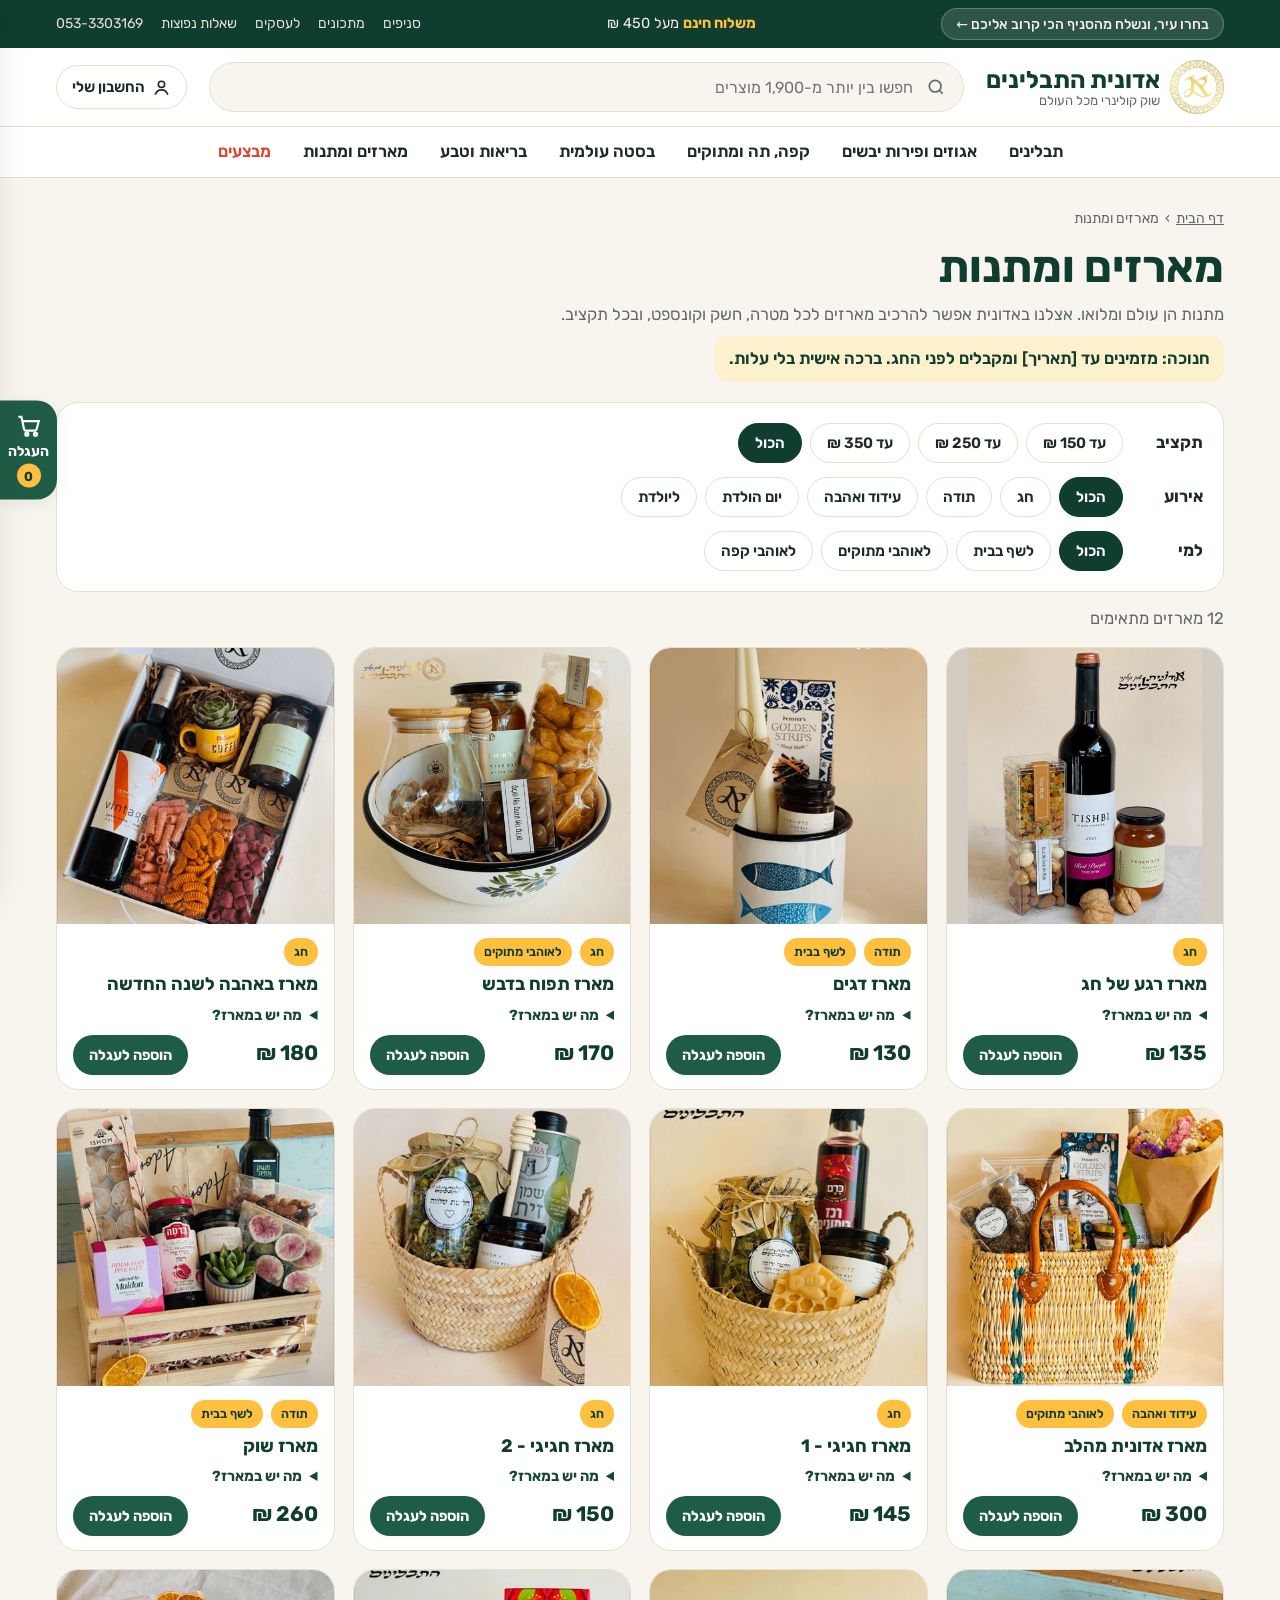
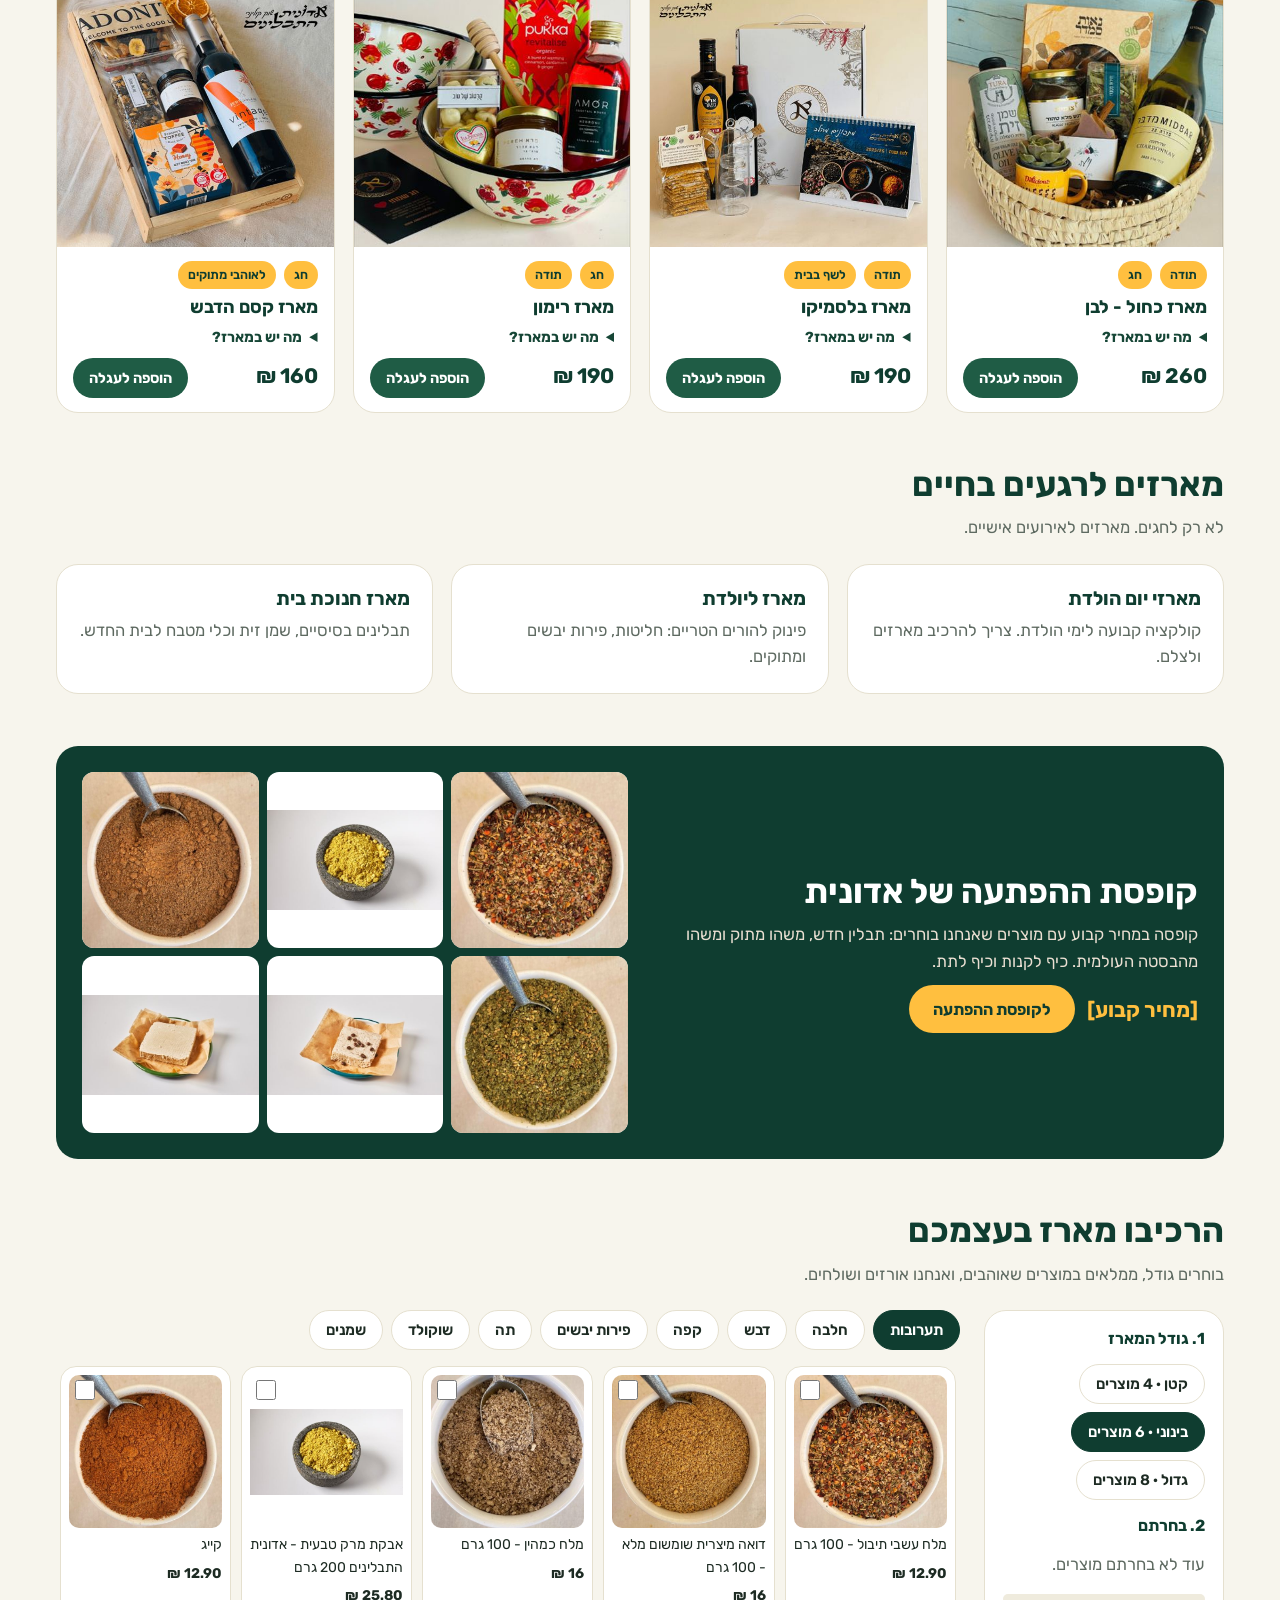
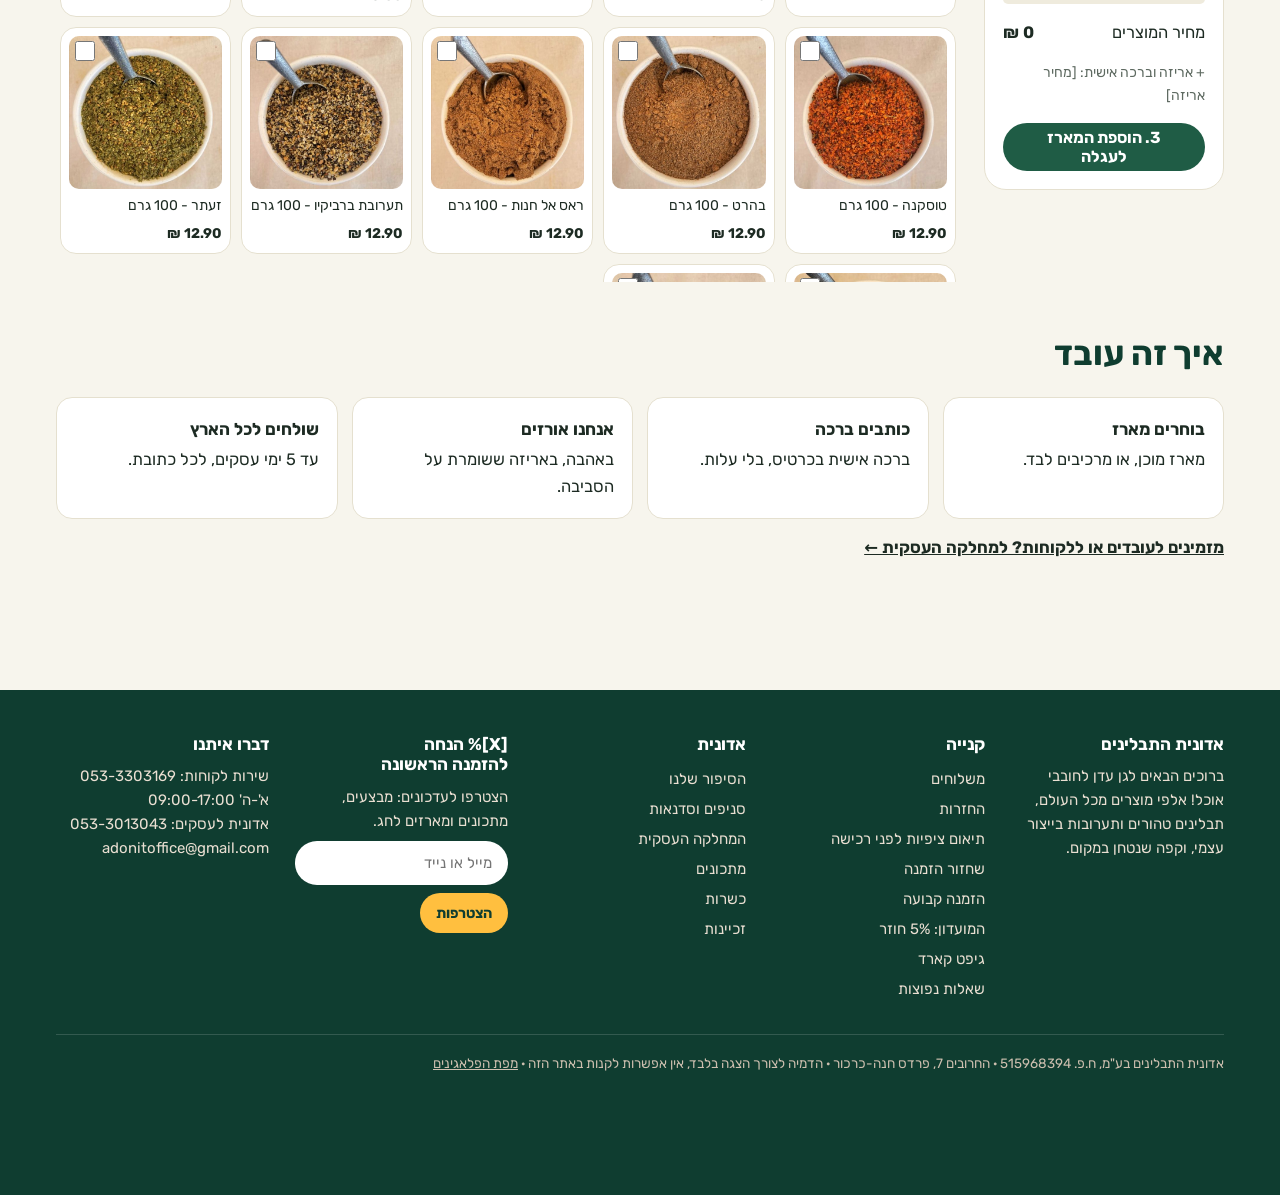
<file: gifts.html>
<!doctype html>
<html lang="he" dir="rtl">
<head>
<meta charset="utf-8">
<meta name="viewport" content="width=device-width,initial-scale=1,viewport-fit=cover">
<meta name="robots" content="noindex,nofollow">
<title>מארזים ומתנות | אדונית התבלינים</title>
<meta name="description" content="מארזי מתנה מאדונית התבלינים: לפי תקציב, לפי אירוע ולפי מי שמקבל, או מארז שמרכיבים לבד. משלוח לכל הארץ.">
<link rel="preconnect" href="https://fonts.googleapis.com">
<link rel="stylesheet" href="https://fonts.googleapis.com/css2?family=Rubik:wght@400;500;600;700;800&display=swap">
<link rel="icon" href="assets/img/site/logo.png">
<link rel="stylesheet" href="assets/css/site.css?v=18">
<style>
.box-card{background:#fff;border:1px solid var(--line);border-radius:var(--r-lg);overflow:hidden;display:flex;flex-direction:column}
.box-card img{aspect-ratio:1/1;object-fit:cover;width:100%}
.box-card .b{padding:14px 16px;display:flex;flex-direction:column;gap:8px;flex:1}
.box-card details{font-size:14.5px}
.box-card summary{cursor:pointer;color:var(--green-dk);font-weight:700}
.pick{display:grid;grid-template-columns:repeat(auto-fill,minmax(150px,1fr));gap:10px;max-height:520px;overflow:auto;padding:4px}
.pick label{background:#fff;border:1.5px solid var(--line);border-radius:16px;padding:8px;display:flex;flex-direction:column;gap:6px;cursor:pointer;font-size:14px;position:relative}
.pick label:has(input:checked){border-color:var(--green);background:var(--green-soft)}
.pick input{position:absolute;top:10px;left:10px;width:20px;height:20px;accent-color:var(--green)}
.pick img{aspect-ratio:1/1;object-fit:contain;background:#fff;border-radius:10px}
.steps{display:grid;grid-template-columns:repeat(auto-fit,minmax(min(100%,220px),1fr));gap:14px;counter-reset:s}
.steps div{background:#fff;border-radius:var(--r);padding:18px;border:1px solid var(--line)}
.steps b{display:block;font-size:17px;margin-bottom:4px}
</style>
</head>
<body>
<main class="wrap">
  <div class="page-head">
    <nav class="crumbs" aria-label="פירורי לחם"><a href="index.html">דף הבית</a><span>›</span><span>מארזים ומתנות</span></nav>
    <h1>מארזים ומתנות</h1>
    <p>מתנות הן עולם ומלואו. אצלנו באדונית אפשר להרכיב מארזים לכל מטרה, חשק וקונספט, ובכל תקציב.</p>
    <p style="background:var(--gold-soft);color:var(--brown);border-radius:14px;padding:10px 14px;font-weight:600;display:inline-block">חנוכה: מזמינים עד [תאריך] ומקבלים לפני החג. ברכה אישית בלי עלות.</p>
  </div>

  <section class="sec" style="padding-top:10px">
    <div class="card" style="padding:20px;display:flex;flex-direction:column;gap:14px">
      <div style="display:flex;gap:10px;align-items:center;flex-wrap:wrap"><b style="min-width:70px">תקציב</b><div class="chips" id="f-b"></div></div>
      <div style="display:flex;gap:10px;align-items:center;flex-wrap:wrap"><b style="min-width:70px">אירוע</b><div class="chips" id="f-o"></div></div>
      <div style="display:flex;gap:10px;align-items:center;flex-wrap:wrap"><b style="min-width:70px">למי</b><div class="chips" id="f-p"></div></div>
    </div>
    <p class="muted" id="count" style="margin:14px 0"></p>
    <div class="grid g4" id="boxes"></div>
  </section>

  <section class="sec" style="padding-top:0">
    <div class="sec-head"><div class="t"><h2>מארזים לרגעים בחיים</h2><p>לא רק לחגים. מארזים לאירועים אישיים.</p></div></div>
    <div class="grid g3">
      <div class="card" style="padding:22px;display:flex;flex-direction:column;gap:8px"><h3>מארזי יום הולדת</h3><p class="muted" style="margin:0">קולקציה קבועה לימי הולדת. צריך להרכיב מארזים ולצלם.</p></div>
      <div class="card" style="padding:22px;display:flex;flex-direction:column;gap:8px"><h3>מארז ליולדת</h3><p class="muted" style="margin:0">פינוק להורים הטריים: חליטות, פירות יבשים ומתוקים.</p></div>
      <div class="card" style="padding:22px;display:flex;flex-direction:column;gap:8px"><h3>מארז חנוכת בית</h3><p class="muted" style="margin:0">תבלינים בסיסיים, שמן זית וכלי מטבח לבית החדש.</p></div>
    </div>
  </section>

  <section class="sec" style="padding-top:0">
    <div class="card" style="padding:26px;display:grid;grid-template-columns:repeat(auto-fit,minmax(min(100%,320px),1fr));gap:24px;align-items:center;background:var(--brown);color:#fff;border:0">
      <div style="display:flex;flex-direction:column;gap:10px">
        <h2 style="font-size:34px">קופסת ההפתעה של אדונית</h2>
        <p style="margin:0;color:#EADFD2">קופסה במחיר קבוע עם מוצרים שאנחנו בוחרים: תבלין חדש, משהו מתוק ומשהו מהבסטה העולמית. כיף לקנות וכיף לתת.</p>
        <div style="display:flex;gap:12px;align-items:center;flex-wrap:wrap"><span class="price" style="color:var(--yellow)">[מחיר קבוע]</span><button class="btn gold" onclick="demoToast('הדמיה: קופסת ההפתעה נוספה לעגלה')">לקופסת ההפתעה</button></div>
      </div>
      <div class="grid" style="grid-template-columns:repeat(3,1fr);gap:8px" id="mystery"></div>
    </div>
  </section>

  <section class="sec" id="build" style="padding-top:0">
    <div class="sec-head"><div class="t"><h2>הרכיבו מארז בעצמכם</h2><p>בוחרים גודל, ממלאים במוצרים שאוהבים, ואנחנו אורזים ושולחים.</p></div></div>
    <div class="with-side">
      <aside class="side" style="position:sticky;top:12px">
        <h4>1. גודל המארז</h4>
        <div class="chips" id="sizes"></div>
        <h4>2. בחרתם</h4>
        <div id="chosen" class="muted">עוד לא בחרתם מוצרים.</div>
        <div class="progress"><i id="fill" style="width:0"></i></div>
        <div style="display:flex;justify-content:space-between"><span>מחיר המוצרים</span><b id="btotal">0 ₪</b></div>
        <span class="muted" style="font-size:14px">+ אריזה וברכה אישית: [מחיר אריזה]</span>
        <button class="btn pri" id="badd">3. הוספת המארז לעגלה</button>
      </aside>
      <div class="main-col">
        <div class="chips" id="bcats" style="margin-bottom:12px"></div>
        <div class="pick" id="pick"></div>
      </div>
    </div>
  </section>

  <section class="sec" style="padding-top:0">
    <div class="sec-head"><div class="t"><h2>איך זה עובד</h2></div></div>
    <div class="steps">
      <div><b>בוחרים מארז</b>מארז מוכן, או מרכיבים לבד.</div>
      <div><b>כותבים ברכה</b>ברכה אישית בכרטיס, בלי עלות.</div>
      <div><b>אנחנו אורזים</b>באהבה, באריזה ששומרת על הסביבה.</div>
      <div><b>שולחים לכל הארץ</b>עד 5 ימי עסקים, לכל כתובת.</div>
    </div>
    <p style="margin-top:16px"><a href="business.html"><b>מזמינים לעובדים או ללקוחות? למחלקה העסקית ←</b></a></p>
  </section>
</main>
<script src="assets/js/data.js?v=18"></script>
<script src="assets/js/branches.js?v=18"></script>
<script src="assets/js/app.js?v=18"></script>
<script>
window.pageInit = function () {
  const meta = {
    'מארז רגע של חג': ['holiday'], 'מארז תפוח בדבש': ['holiday', 'sweet'], 'מארז באהבה לשנה החדשה': ['holiday'], 'מארז חגיגי - 1': ['holiday'],
    'מארז חגיגי - 2': ['holiday'], 'מארז קסם הדבש': ['holiday', 'sweet'], 'מארז רימון': ['holiday', 'thanks'], 'מארז דגים': ['thanks', 'chef'],
    'מארז בלסמיקו': ['thanks', 'chef'], 'מארז שוק': ['thanks', 'chef'], 'מארז כחול - לבן': ['thanks', 'holiday'], 'מארז אדונית מהלב': ['cheer', 'sweet']
  };
  const OCC = { holiday: 'חג', thanks: 'תודה', cheer: 'עידוד ואהבה', birthday: 'יום הולדת', baby: 'ליולדת' };
  const PER = { chef: 'לשף בבית', sweet: 'לאוהבי מתוקים', coffee: 'לאוהבי קפה' };
  const BUD = { all: 'הכול', 150: 'עד 150 ₪', 250: 'עד 250 ₪', 350: 'עד 350 ₪' };
  const qs = new URLSearchParams(location.search);
  const st = { b: qs.get('b') || 'all', o: qs.get('o') || 'all', p: qs.get('p') || 'all' };
  const boxes = productsIn(['boxes']).filter(p => p.name.startsWith('מארז'));
  const chips = (id, map, key) => { document.getElementById(id).innerHTML = Object.entries(Object.assign(key === 'b' ? {} : { all: 'הכול' }, map)).map(([k, v]) => `<button class="chip" data-k="${key}" data-v="${k}" aria-pressed="${st[key] === k}">${v}</button>`).join(''); };
  function render() {
    chips('f-b', BUD, 'b'); chips('f-o', OCC, 'o'); chips('f-p', PER, 'p');
    const list = boxes.filter(x => {
      const m = meta[x.name] || [];
      return (st.b === 'all' || x.price <= +st.b) && (st.o === 'all' || m.includes(st.o)) && (st.p === 'all' || m.includes(st.p));
    });
    document.getElementById('count').textContent = list.length ? list.length + ' מארזים מתאימים' : 'אין עדיין מארז מוכן לבחירה הזו. אפשר להרכיב מארז בעצמכם למטה.';
    document.getElementById('boxes').innerHTML = list.map(x => `<article class="box-card"><img src="${x.img}" alt="${esc(x.name)}" loading="lazy"><div class="b">
      <div class="chips">${(meta[x.name] || []).map(k => `<span class="tag">${OCC[k] || PER[k]}</span>`).join('')}</div>
      <h3 style="font-size:18px">${esc(x.name)}</h3>
      <details><summary>מה יש במארז?</summary><p class="muted" style="margin:6px 0 0">[רשימת המוצרים במארז, מתוך תיאור המוצר באתר]</p></details>
      <div class="price-row" style="margin-top:auto"><span class="price">${money(x.price)}</span><button class="btn pri sm" data-add="${x.id}">הוספה לעגלה</button></div>
    </div></article>`).join('');
  }
  document.addEventListener('click', e => { const c = e.target.closest('[data-k]'); if (c) { st[c.dataset.k] = c.dataset.v; render(); } });
  render();

  document.getElementById('mystery').innerHTML = productsIn(['blends', 'halva', 'asian']).filter((p, i) => i % 3 === 0).slice(0, 6).map(p => `<img src="${p.img}" alt="" style="aspect-ratio:1/1;object-fit:contain;background:#fff;border-radius:12px">`).join('');

  // build your own box
  const SIZES = [['s', 'קטן · 4 מוצרים', 4], ['m', 'בינוני · 6 מוצרים', 6], ['l', 'גדול · 8 מוצרים', 8]];
  const B = { size: 'm', pick: [] , cat: 'blends' };
  const BCATS = { blends: 'תערובות', halva: 'חלבה', honey: 'דבש', coffee: 'קפה', dried: 'פירות יבשים', tea: 'תה', chocolate: 'שוקולד', oils: 'שמנים' };
  function drawBuild() {
    const max = SIZES.find(s => s[0] === B.size)[2];
    document.getElementById('sizes').innerHTML = SIZES.map(([k, t]) => `<button class="chip" data-size="${k}" aria-pressed="${k === B.size}">${t}</button>`).join('');
    document.getElementById('bcats').innerHTML = Object.entries(BCATS).map(([k, t]) => `<button class="chip" data-bcat="${k}" aria-pressed="${k === B.cat}">${t}</button>`).join('');
    document.getElementById('pick').innerHTML = productsIn([B.cat]).map(p => `<label><input type="checkbox" data-pick="${p.id}" ${B.pick.includes(p.id) ? 'checked' : ''} ${!B.pick.includes(p.id) && B.pick.length >= max ? 'disabled' : ''}><img src="${p.img}" alt="" loading="lazy">${esc(p.name)}<b>${money(p.price)}</b></label>`).join('');
    const ps = B.pick.map(productById);
    document.getElementById('chosen').innerHTML = ps.length ? ps.map(p => `• ${esc(p.name)}`).join('<br>') + `<br><b>${ps.length} מתוך ${max}</b>` : 'עוד לא בחרתם מוצרים.';
    document.getElementById('fill').style.width = (ps.length / max * 100) + '%';
    document.getElementById('btotal').textContent = money(ps.reduce((s, p) => s + p.price, 0));
  }
  document.getElementById('build').addEventListener('click', e => {
    const s = e.target.closest('[data-size]'); if (s) { B.size = s.dataset.size; const max = SIZES.find(x => x[0] === B.size)[2]; B.pick = B.pick.slice(0, max); drawBuild(); }
    const c = e.target.closest('[data-bcat]'); if (c) { B.cat = c.dataset.bcat; drawBuild(); }
  });
  document.getElementById('pick').addEventListener('change', e => { const id = e.target.dataset.pick; B.pick = e.target.checked ? B.pick.concat(id) : B.pick.filter(x => x !== id); drawBuild(); });
  document.getElementById('badd').onclick = () => { if (!B.pick.length) { demoToast('בחרו לפחות מוצר אחד'); return; } B.pick.forEach(id => addToCart(id, 'unit', 1)); demoToast('המארז נוסף לעגלה'); };
  drawBuild();
};
</script>
</body>
</html>
</file>
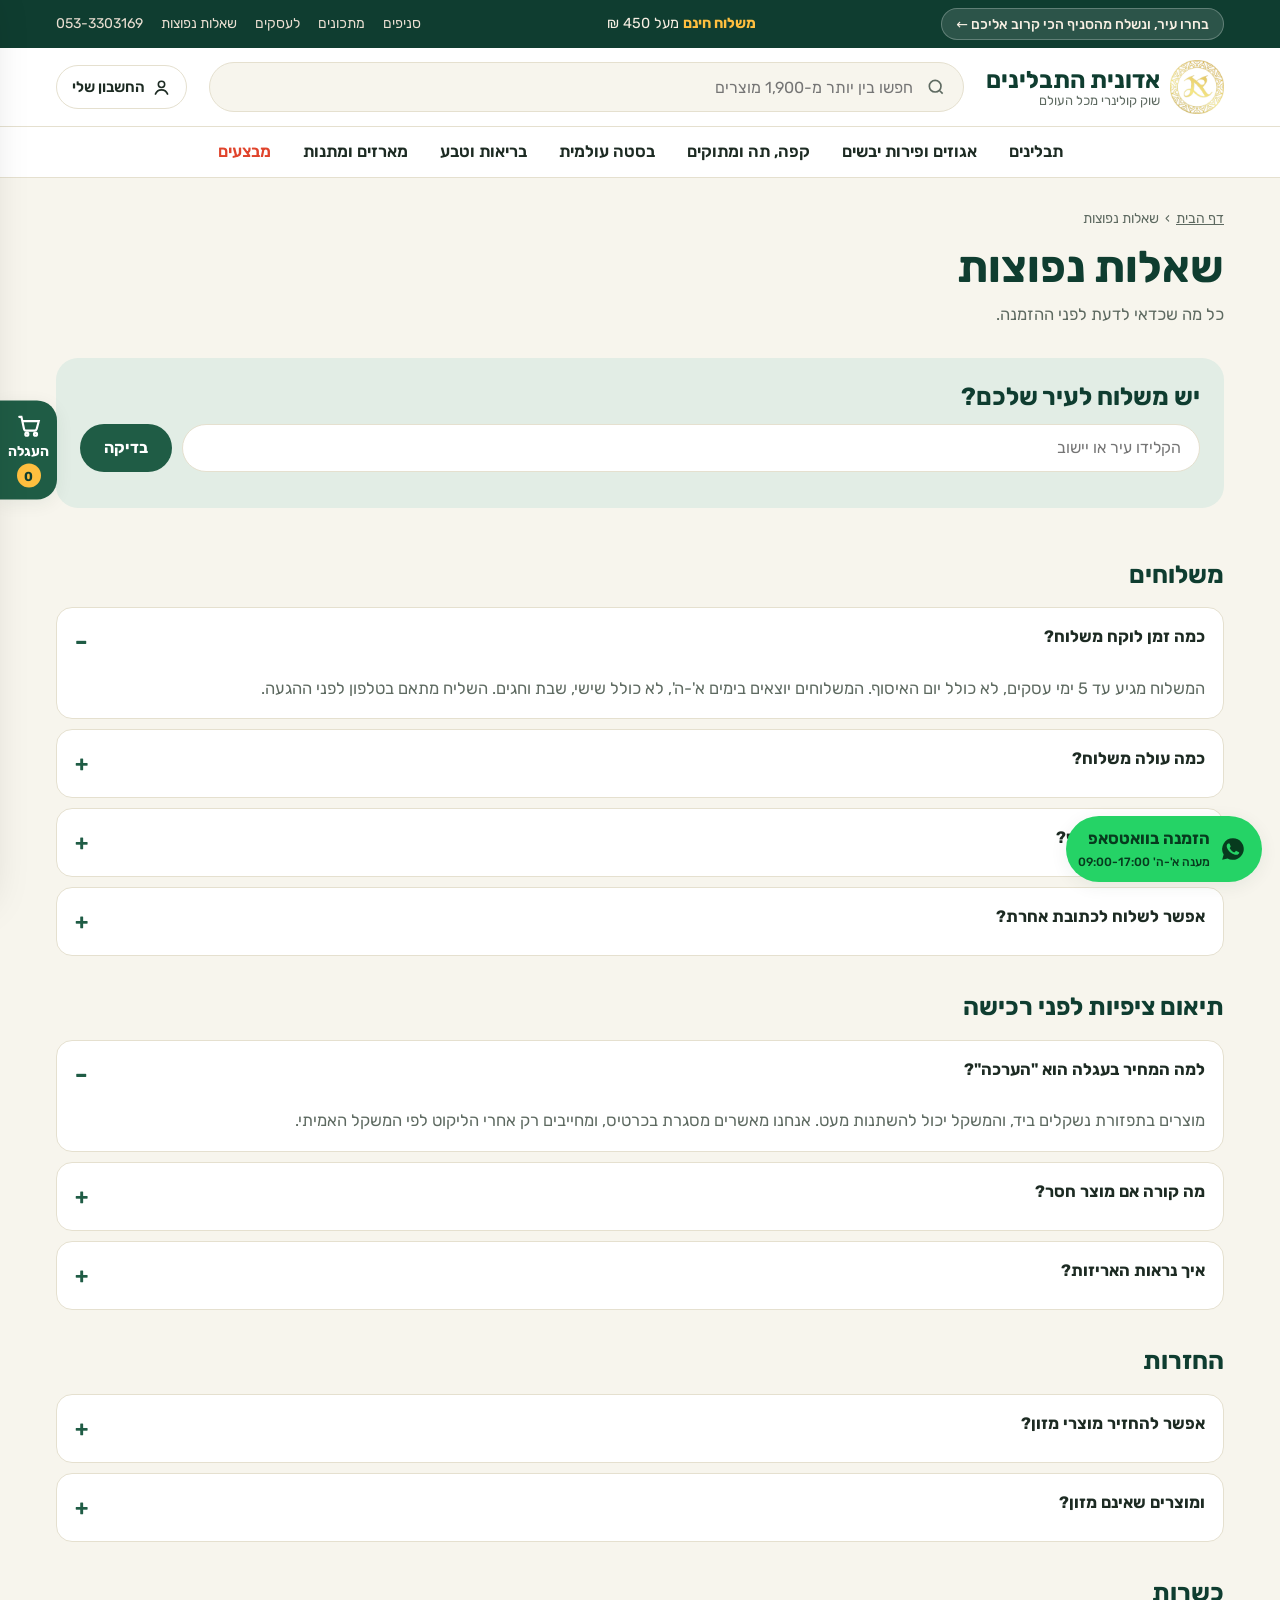
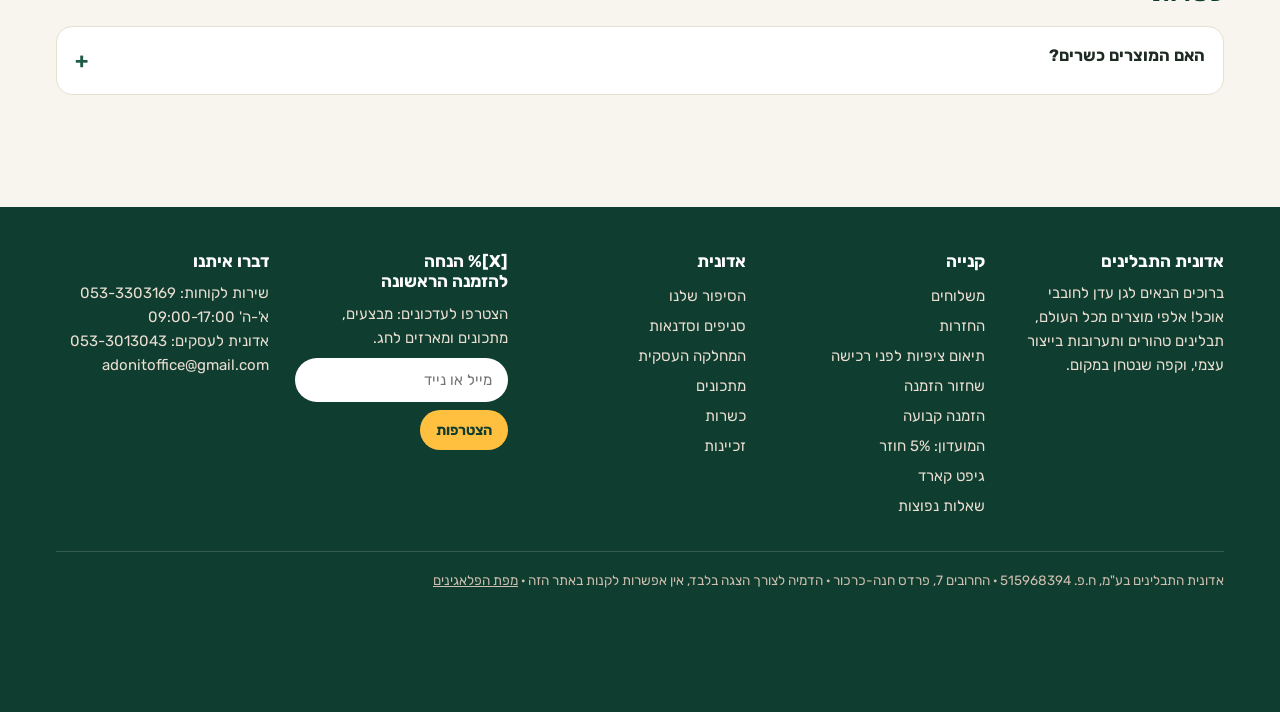
<file: help.html>
<!doctype html>
<html lang="he" dir="rtl">
<head>
<meta charset="utf-8">
<meta name="viewport" content="width=device-width,initial-scale=1,viewport-fit=cover">
<meta name="robots" content="noindex,nofollow">
<title>שאלות נפוצות | אדונית התבלינים</title>
<meta name="description" content="שאלות נפוצות באדונית התבלינים: זמני משלוח ומחירים, איסוף עצמי מ-8 סניפים, החיוב לפי משקל, החזרות וכשרות.">
<link rel="preconnect" href="https://fonts.googleapis.com">
<link rel="stylesheet" href="https://fonts.googleapis.com/css2?family=Rubik:wght@400;500;600;700;800&display=swap">
<link rel="icon" href="assets/img/site/logo.png">
<link rel="stylesheet" href="assets/css/site.css?v=18">
</head>
<body>
<main class="wrap">
  <div class="page-head">
    <nav class="crumbs" aria-label="פירורי לחם"><a href="index.html">דף הבית</a><span>›</span><span>שאלות נפוצות</span></nav>
    <h1>שאלות נפוצות</h1>
    <p>כל מה שכדאי לדעת לפני ההזמנה.</p>
  </div>

  <section class="sec" id="shipping" style="padding-top:20px">
    <div class="card" style="padding:24px;display:flex;flex-direction:column;gap:12px;background:var(--green-soft);border:0">
      <h2>יש משלוח לעיר שלכם?</h2>
      <form id="ship-form" style="display:flex;gap:10px;flex-wrap:wrap" onsubmit="event.preventDefault()">
        <label class="sr" for="city">עיר</label>
        <input id="city" list="cities" placeholder="הקלידו עיר או יישוב" style="flex:1 1 240px;min-height:48px;border-radius:999px;border:1.5px solid var(--line);padding:0 18px;font:400 16px var(--body)">
        <datalist id="cities"><option>פרדס חנה-כרכור</option><option>תל אביב</option><option>רעננה</option><option>חיפה</option><option>ירושלים</option><option>אילת</option><option>ים המלח</option><option>עפולה</option></datalist>
        <button class="btn pri">בדיקה</button>
      </form>
      <div id="ship-res" aria-live="polite"></div>
    </div>
  </section>

  <section class="sec" style="padding-top:0;display:flex;flex-direction:column;gap:10px">
    <h2 style="margin-bottom:8px">משלוחים</h2>
    <details class="faq" open><summary>כמה זמן לוקח משלוח?</summary><p>המשלוח מגיע עד 5 ימי עסקים, לא כולל יום האיסוף. המשלוחים יוצאים בימים א'-ה', לא כולל שישי, שבת וחגים. השליח מתאם בטלפון לפני ההגעה.</p></details>
    <details class="faq"><summary>כמה עולה משלוח?</summary><p>40 ₪ עד 20 ק"ג לרוב אזורי הארץ. לאילת, לערבה ולים המלח: 55 ₪ עד 20 ק"ג. מעל 450 ₪ המשלוח חינם, לא כולל מארזי מתנה.</p></details>
    <details class="faq"><summary>אפשר לאסוף מסניף?</summary><p>כן. בוחרים בקופה איסוף עצמי מאחד מ-8 הסניפים, בלי עלות. <a href="branches.html">לרשימת הסניפים</a></p></details>
    <details class="faq"><summary>אפשר לשלוח לכתובת אחרת?</summary><p>כן. כותבים את הכתובת בפרטי המשלוח.</p></details>

    <h2 id="expect" style="margin:26px 0 8px;scroll-margin-top:20px">תיאום ציפיות לפני רכישה</h2>
    <details class="faq" open><summary>למה המחיר בעגלה הוא "הערכה"?</summary><p>מוצרים בתפזורת נשקלים ביד, והמשקל יכול להשתנות מעט. אנחנו מאשרים מסגרת בכרטיס, ומחייבים רק אחרי הליקוט לפי המשקל האמיתי.</p></details>
    <details class="faq"><summary>מה קורה אם מוצר חסר?</summary><p>אם נצטרך להחליף מוצר או לאשר חלופה, נתקשר אליכם. אם אין מענה יותר מ-3 ימי עסקים, אנחנו יכולים לבטל את ההזמנה בלי חיוב על מוצרים שלא סופקו.</p></details>
    <details class="faq"><summary>איך נראות האריזות?</summary><p>אנחנו אורזים באהבה, עם דגש על אריזות ששומרות על כדור הארץ.</p></details>

    <h2 id="returns" style="margin:26px 0 8px;scroll-margin-top:20px">החזרות</h2>
    <details class="faq"><summary>אפשר להחזיר מוצרי מזון?</summary><p>לא ניתן לבטל או להחזיר מוצרי מזון, כולל תבלינים, קפה, פיצוחים ומוצרים במשקל. יוצא מן הכלל: פגם במוצר, אי-התאמה או טעות באספקה.</p></details>
    <details class="faq"><summary>ומוצרים שאינם מזון?</summary><p>כלי מטבח ואביזרים אפשר להחזיר תוך 14 יום, חדשים ובאריזה המקורית. מחזירים בסניף, או באיסוף של חברת המשלוחים ב-40 ₪.</p></details>

    <h2 id="kosher" style="margin:26px 0 8px;scroll-margin-top:20px">כשרות</h2>
    <details class="faq"><summary>האם המוצרים כשרים?</summary><p>[פרטי הכשרות של אדונית: תעודה, גוף מכשיר ומוצרים שאינם בהשגחה]. במחלקות יש סינון "מוצרים כשרים".</p></details>
  </section>
</main>
<script src="assets/js/data.js?v=18"></script>
<script src="assets/js/branches.js?v=18"></script>
<script src="assets/js/app.js?v=18"></script>
<script>
window.pageInit = function () {
  addJsonLd({ '@context': 'https://schema.org', '@type': 'FAQPage', mainEntity: [...document.querySelectorAll('details.faq')].map(d => ({
    '@type': 'Question', name: d.querySelector('summary').textContent.trim(), acceptedAnswer: { '@type': 'Answer', text: d.querySelector('p').textContent.trim() } })) });

  const far = ['אילת', 'ים המלח', 'ערבה'];
  document.getElementById('ship-form').addEventListener('submit', () => {
    const c = document.getElementById('city').value.trim(); const r = document.getElementById('ship-res');
    if (!c) { r.textContent = 'הקלידו עיר.'; return; }
    const isFar = far.some(f => c.includes(f));
    r.innerHTML = `<b>יש משלוח ל${esc(c)}!</b> עד 5 ימי עסקים. עלות: ${isFar ? '55' : '40'} ₪ עד 20 ק"ג, חינם מעל 450 ₪.` + (c.includes('פרדס חנה') ? ' אפשר גם לאסוף מהסניף בחרובים 7.' : '');
  });
};
</script>
</body>
</html>
</file>
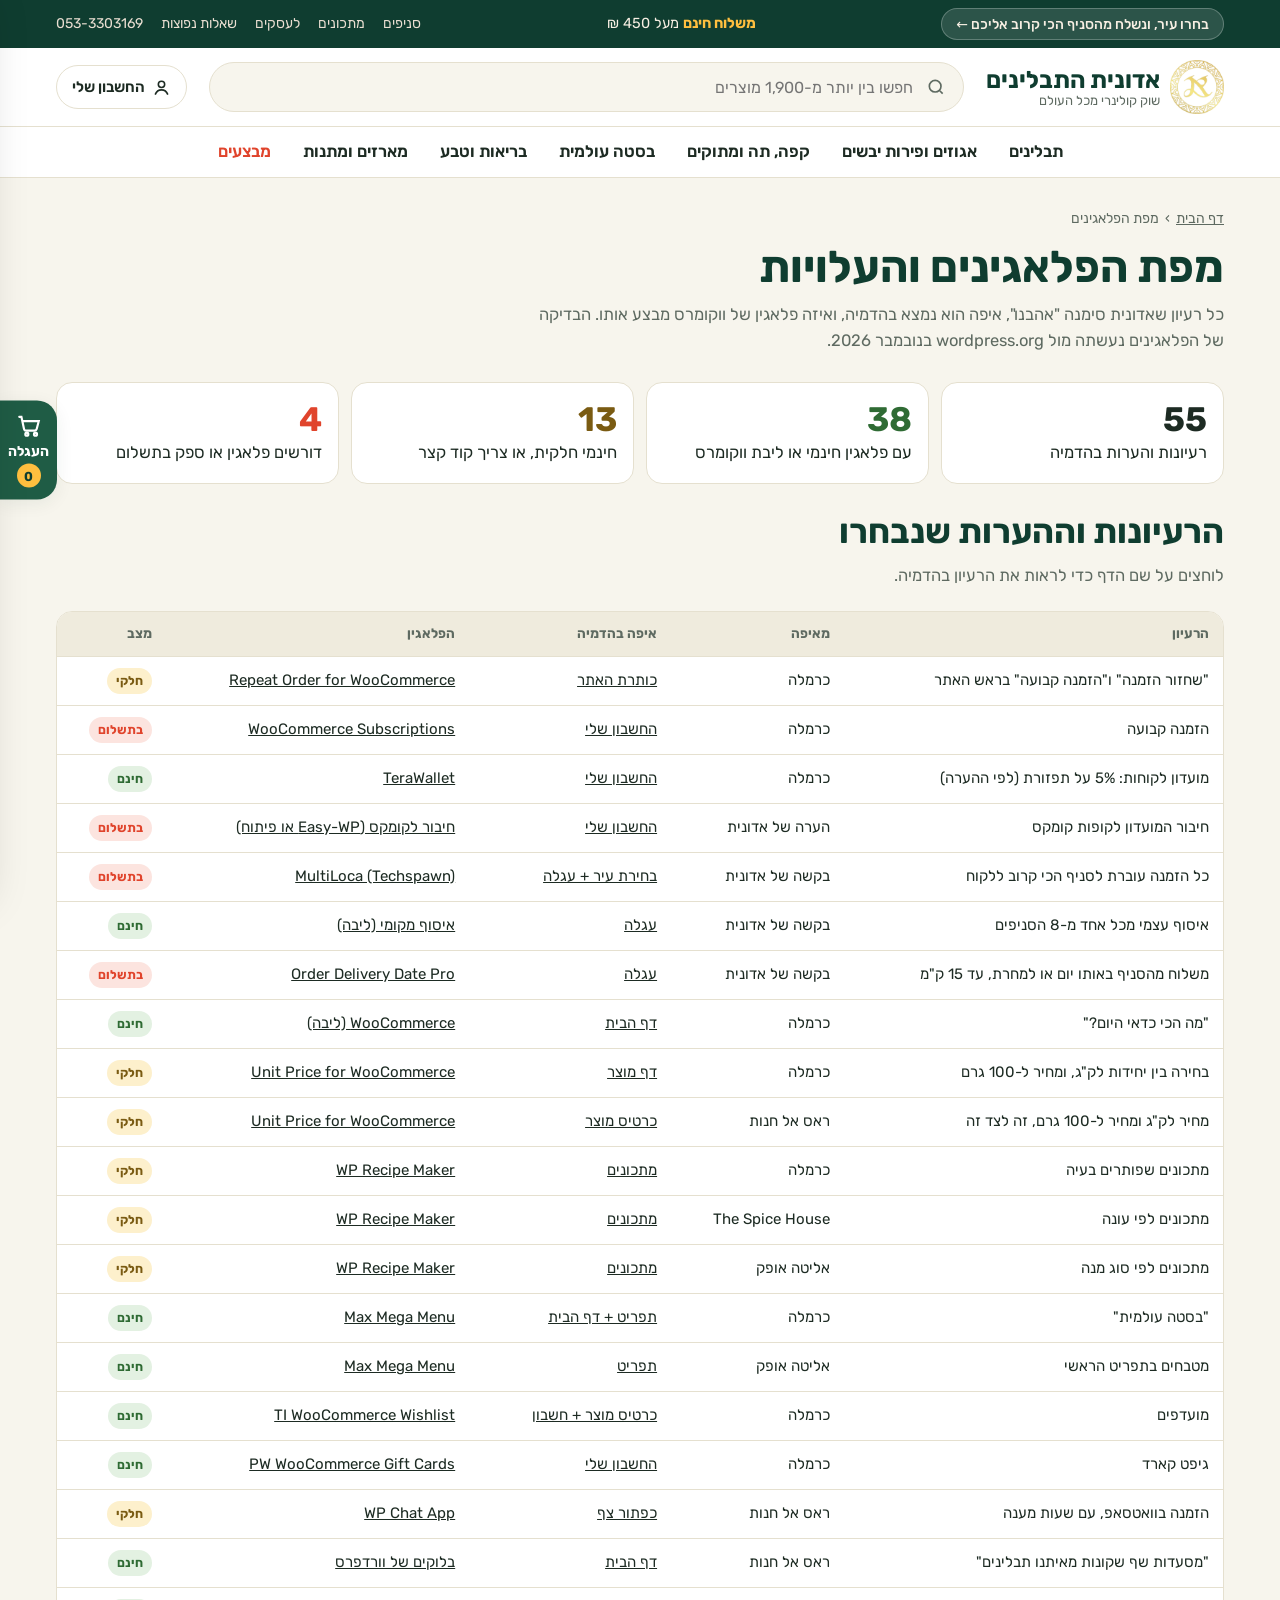
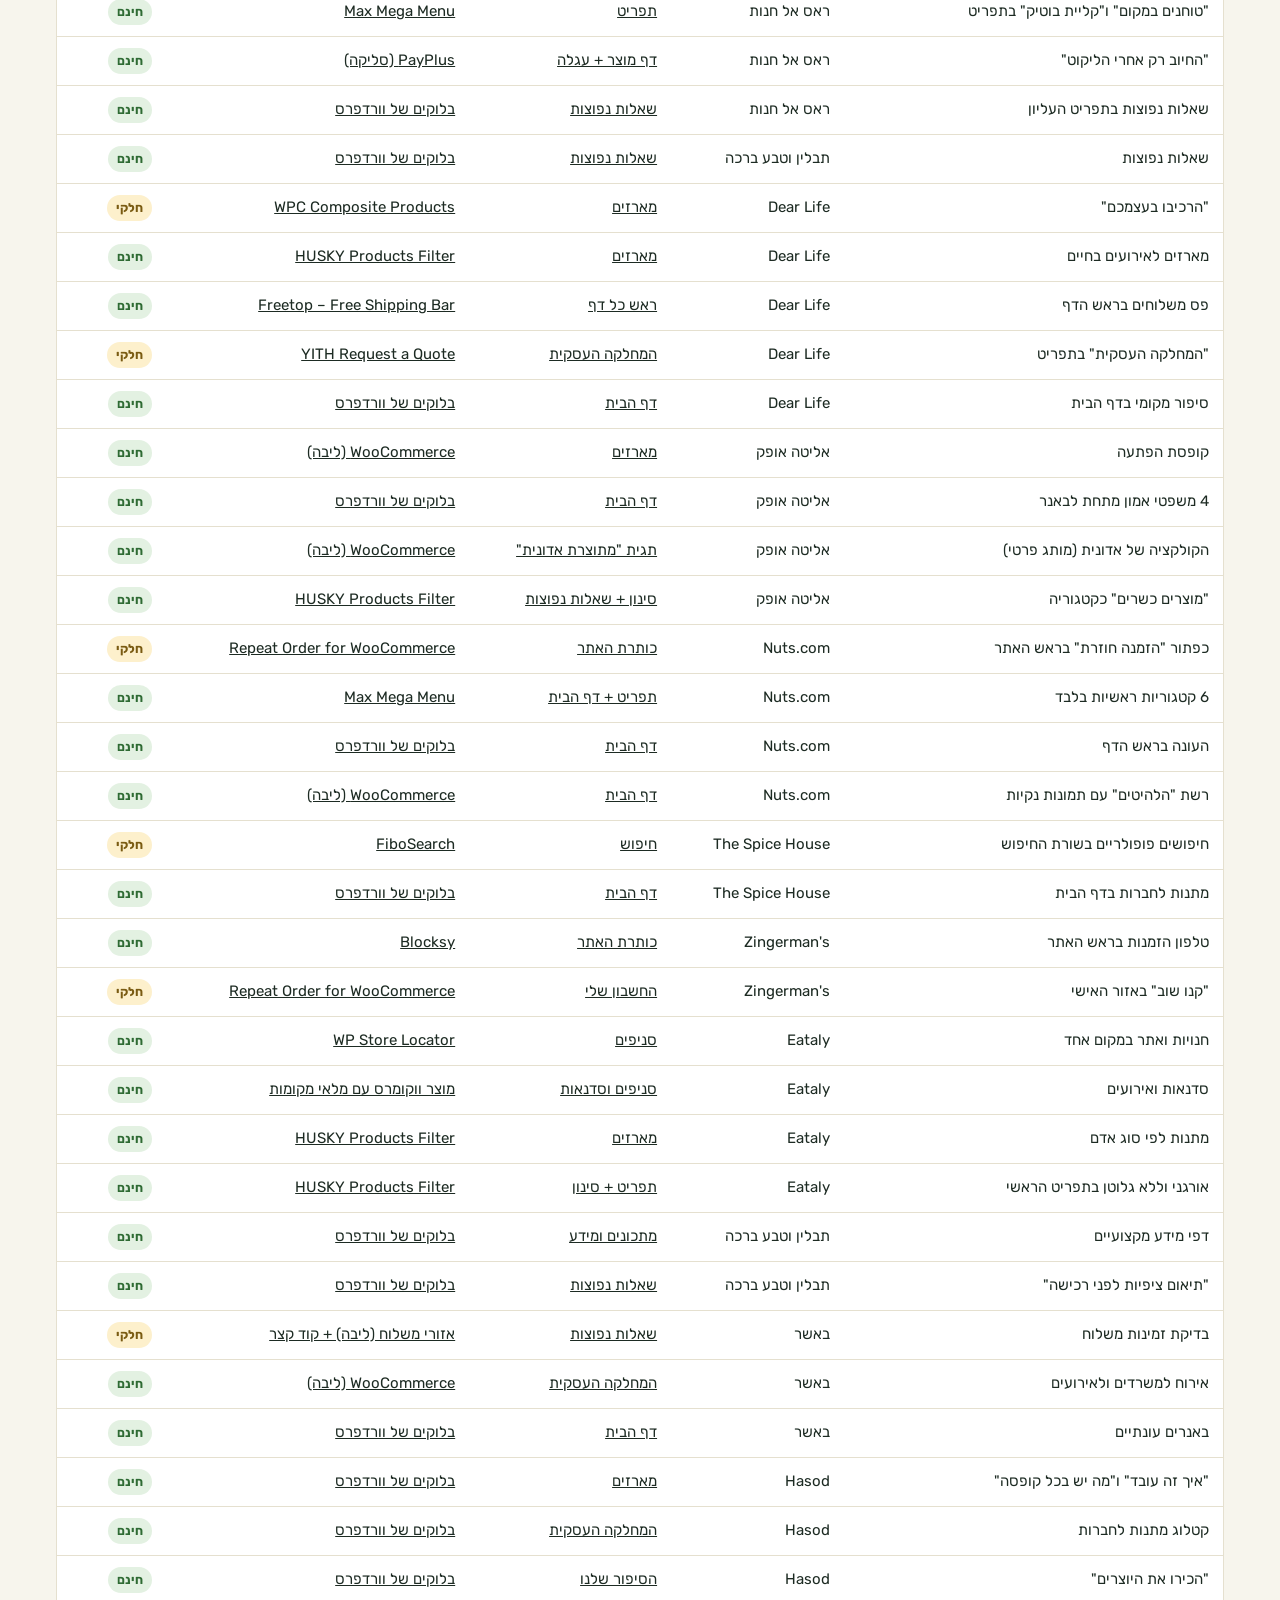
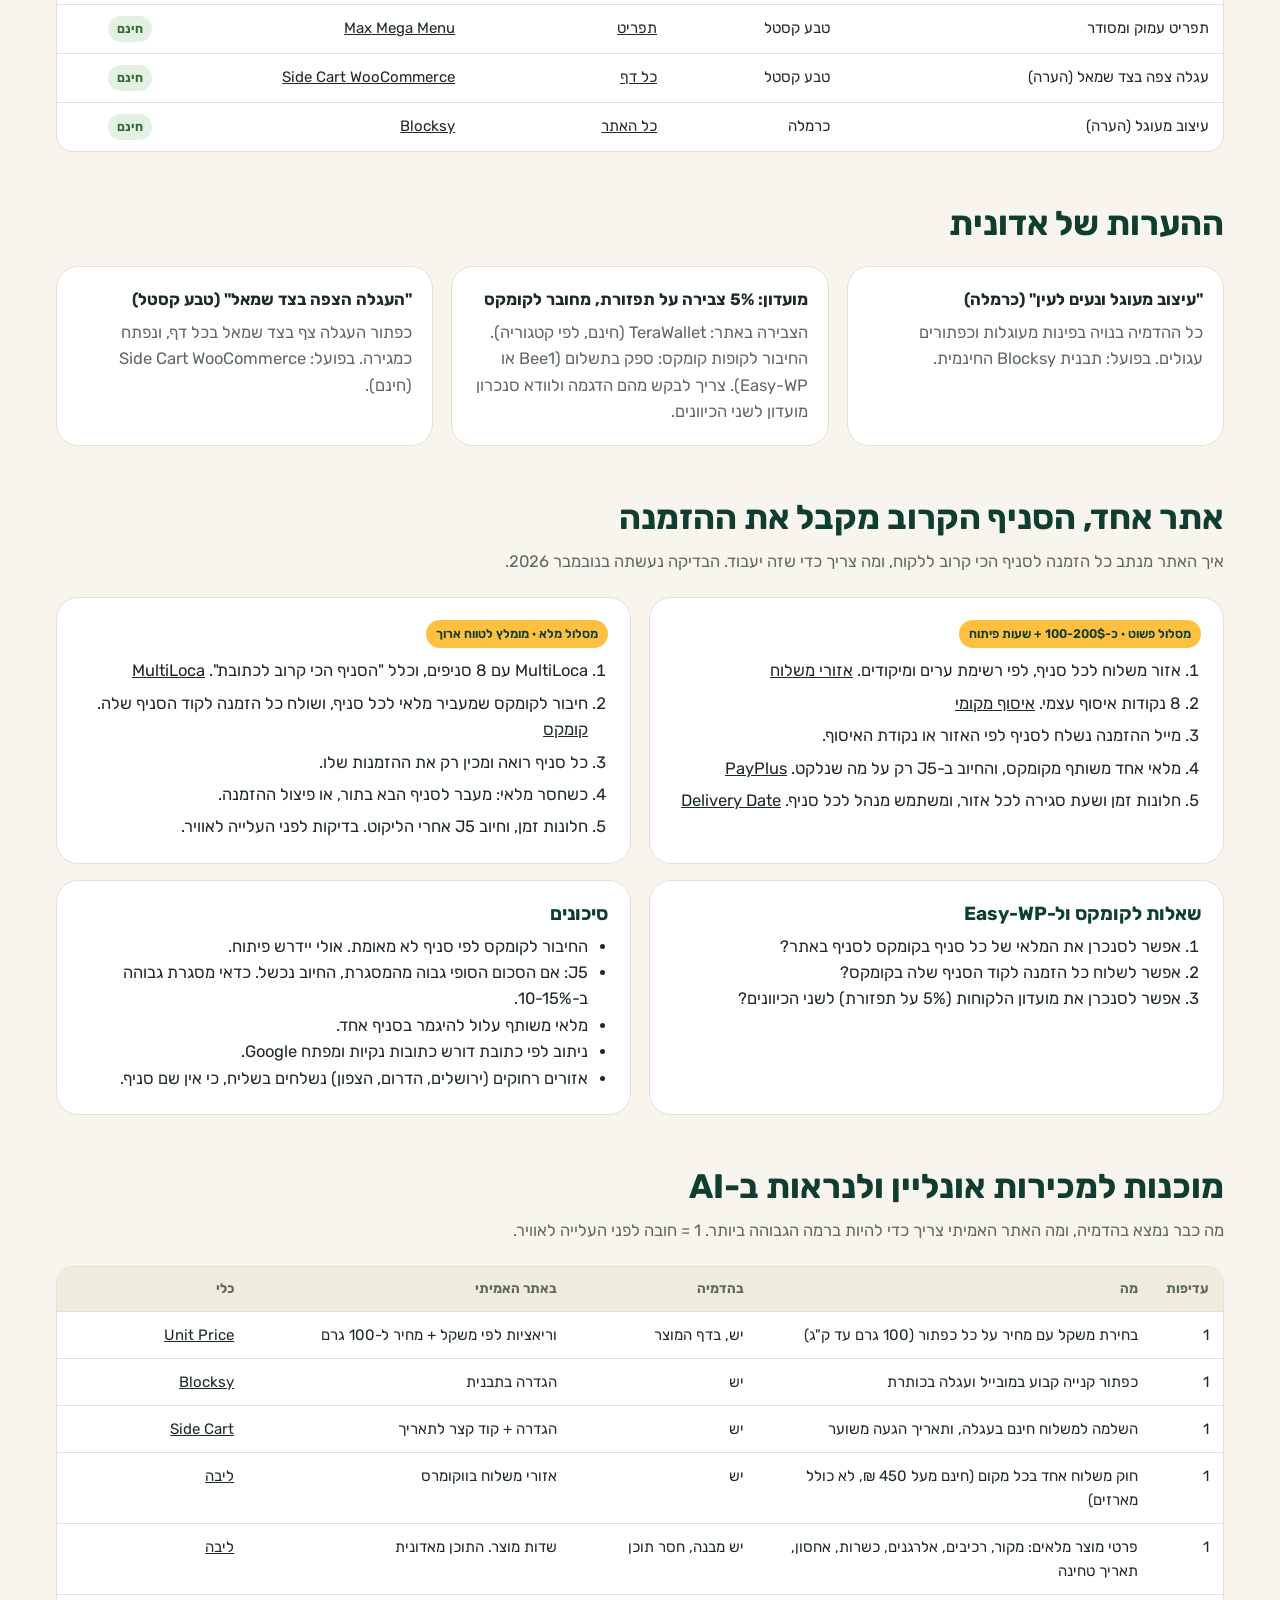
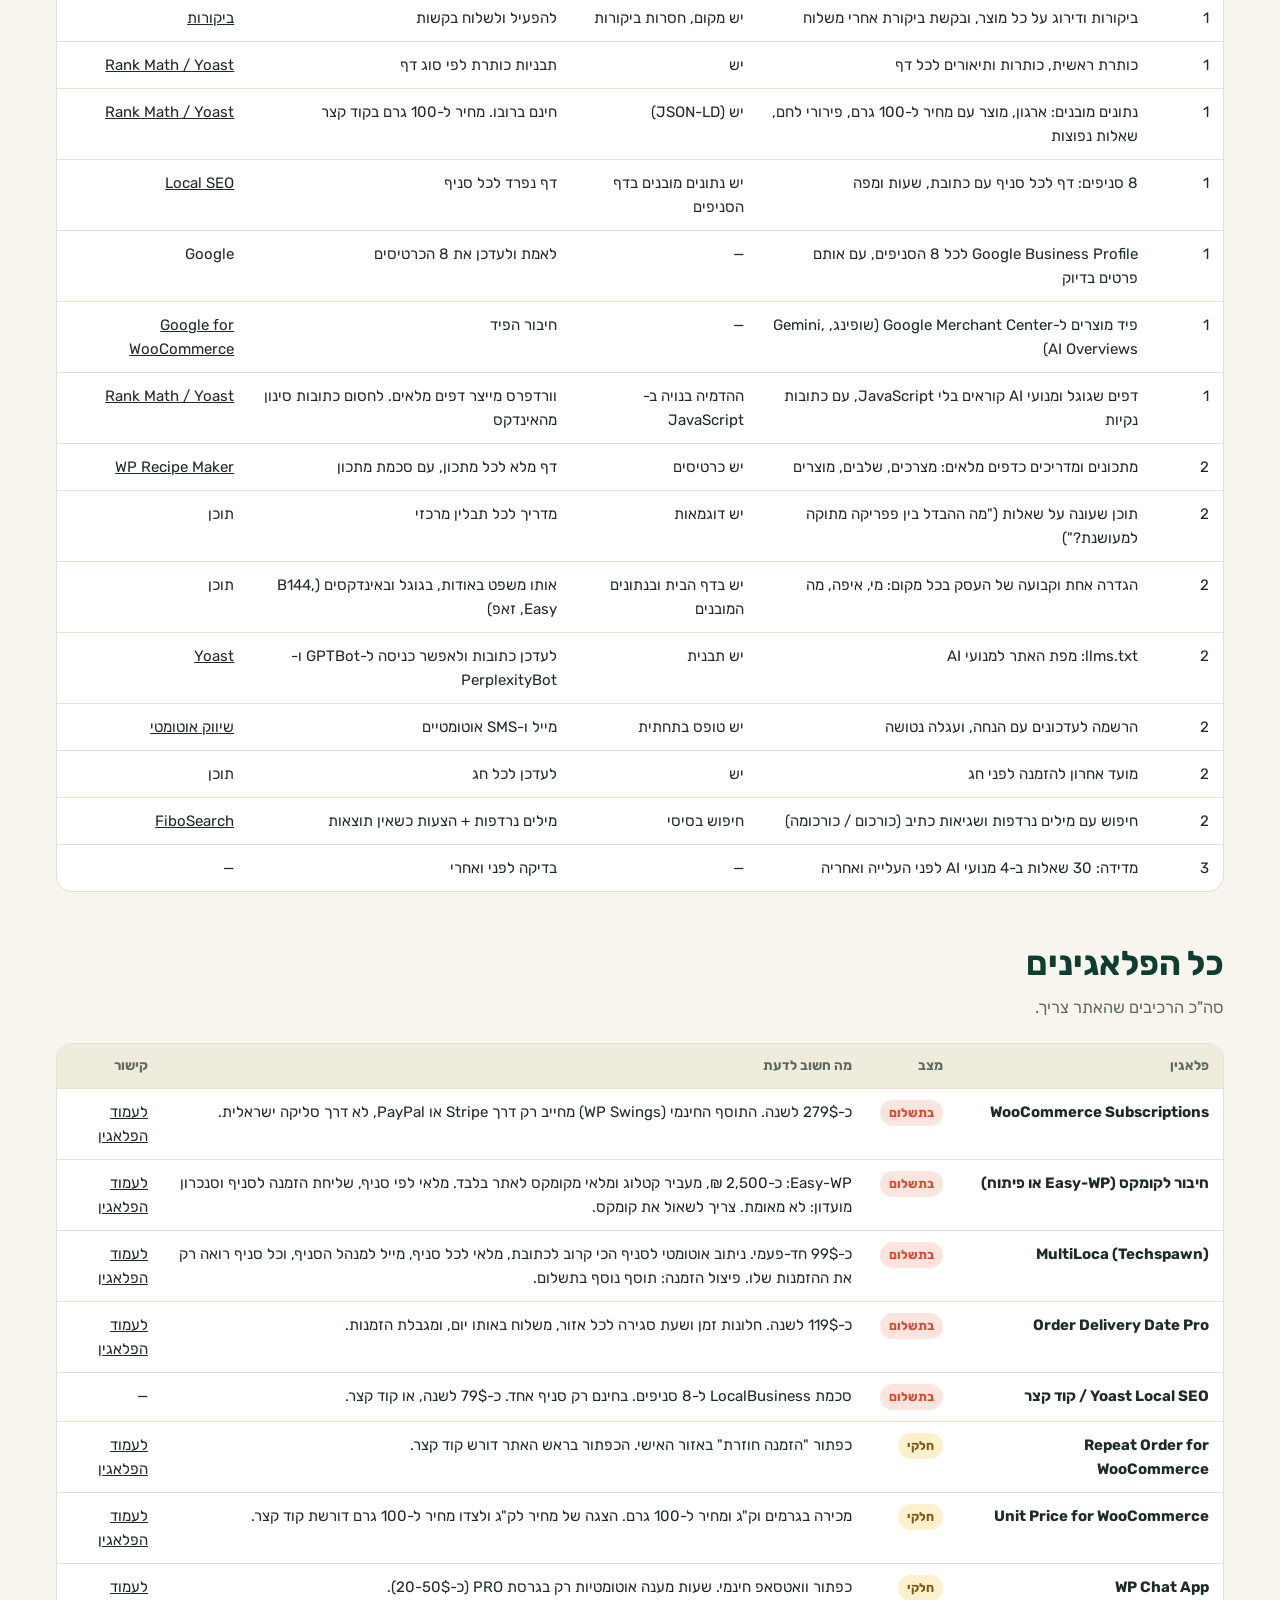
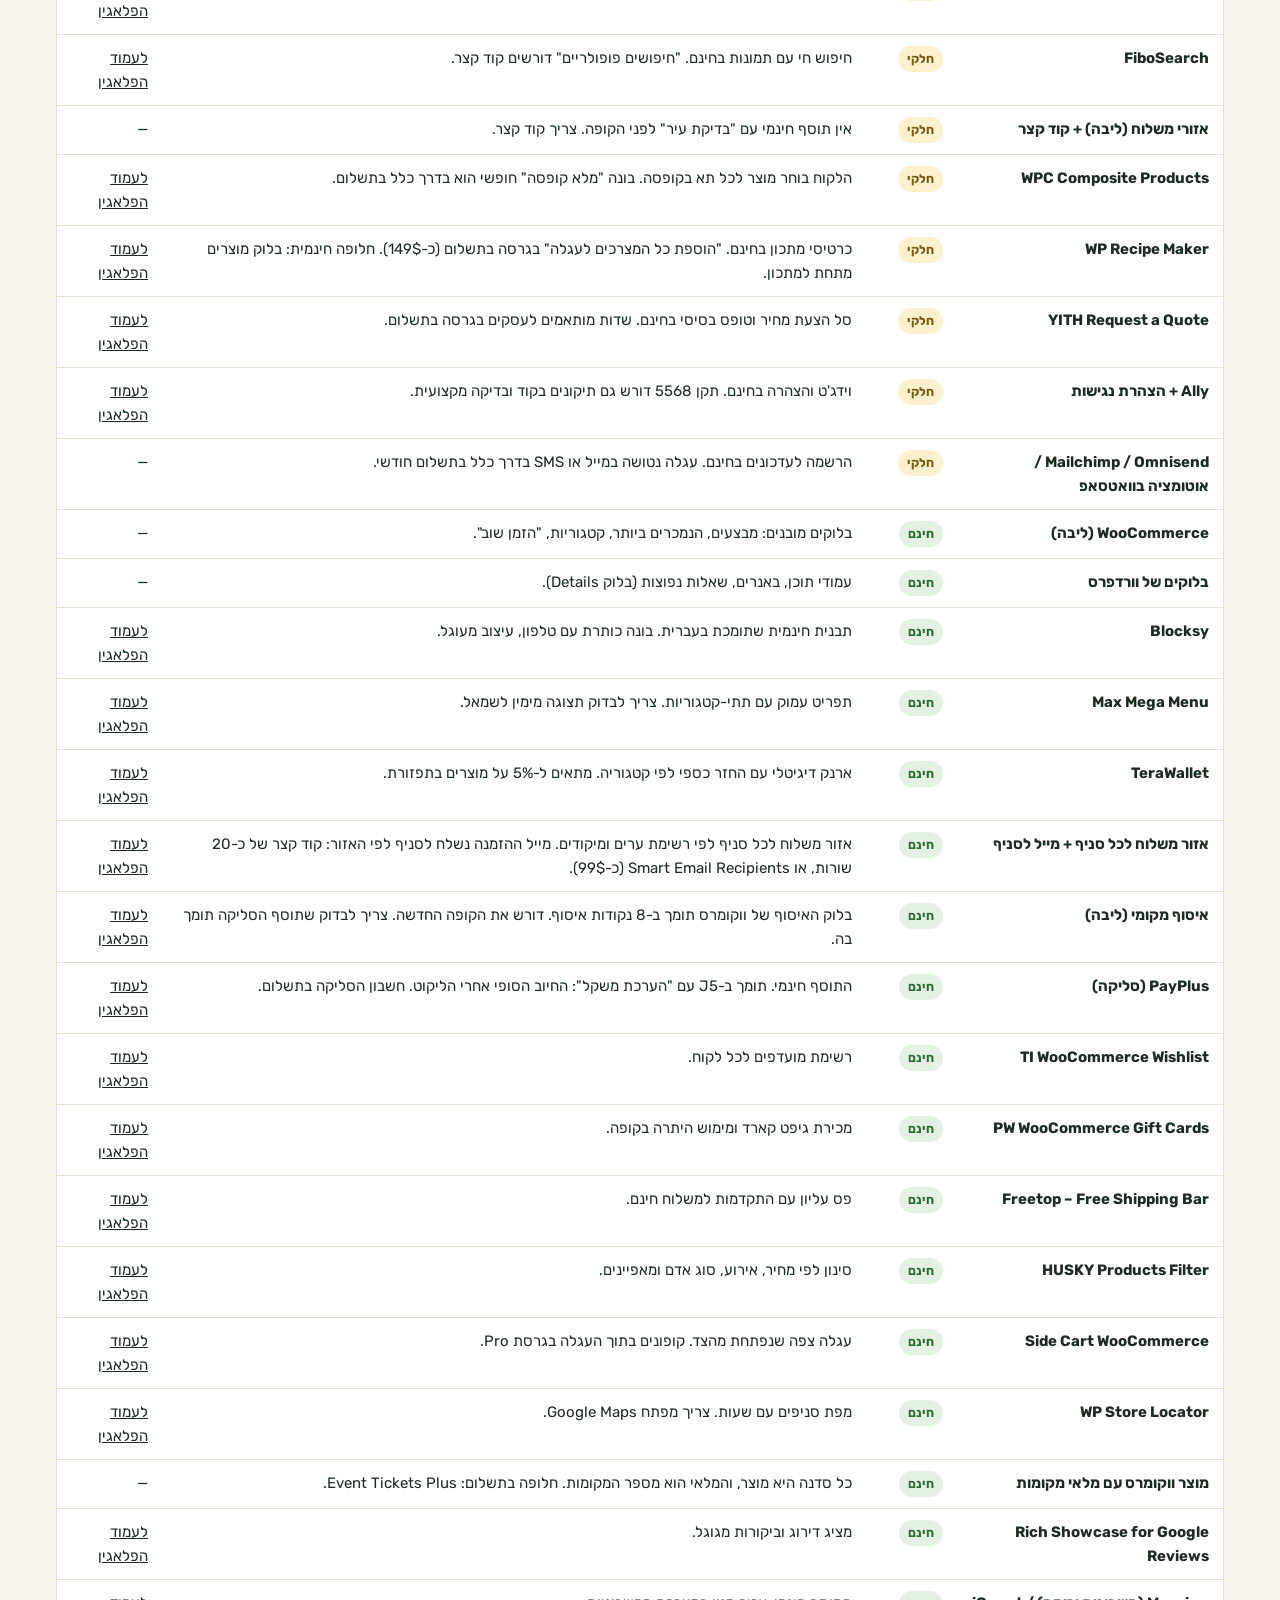
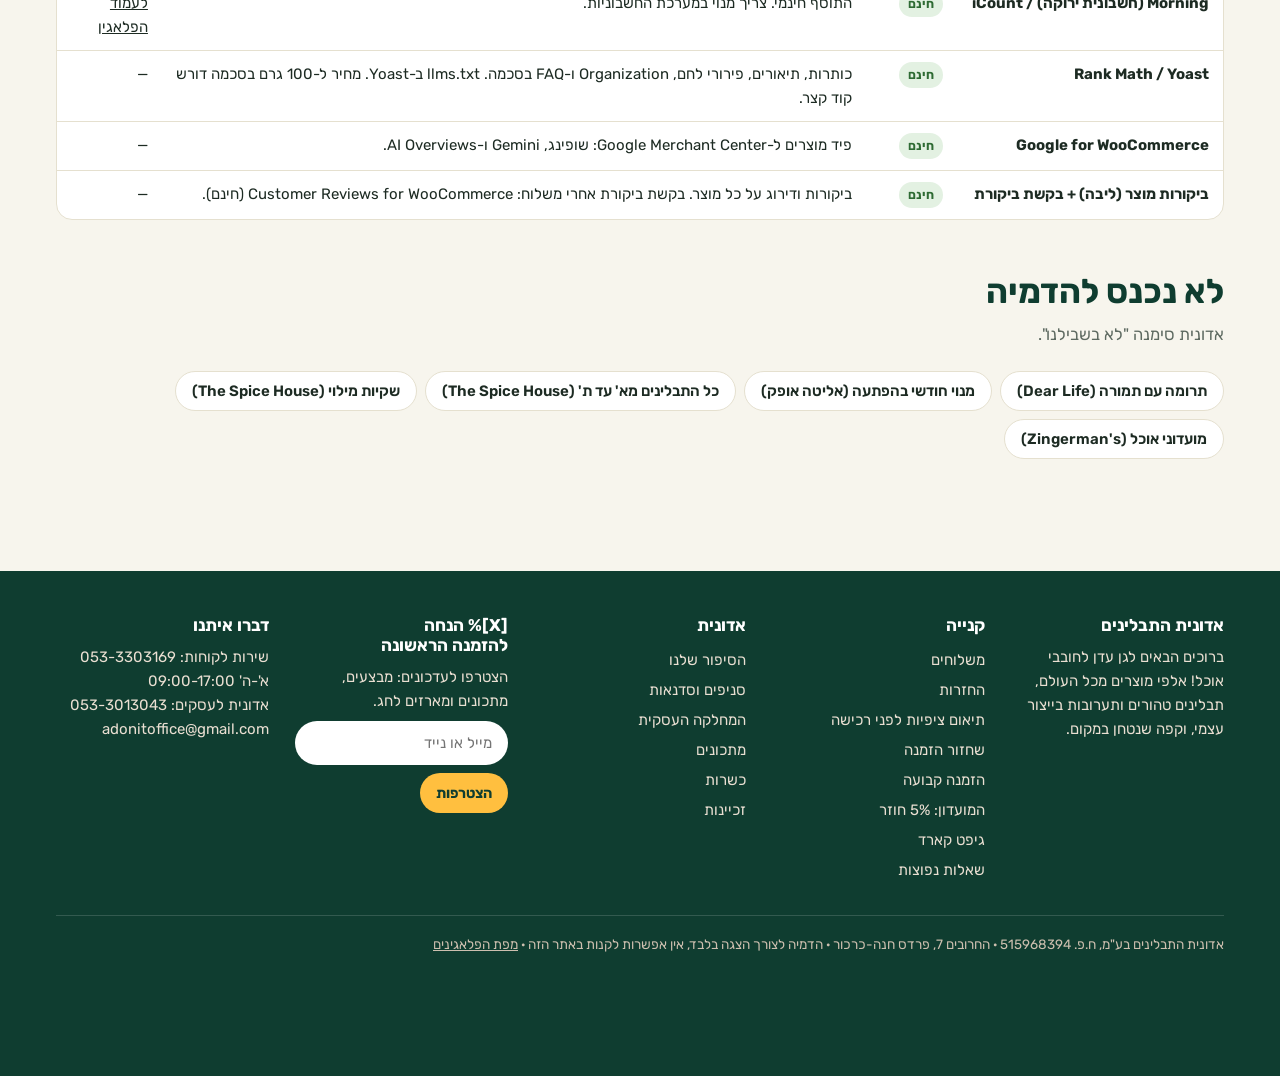
<file: plugins.html>
<!doctype html>
<html lang="he" dir="rtl">
<head>
<meta charset="utf-8">
<meta name="viewport" content="width=device-width,initial-scale=1,viewport-fit=cover">
<meta name="robots" content="noindex,nofollow">
<title>מפת הפלאגינים | אדונית התבלינים</title>
<meta name="description" content="מפת הפלאגינים להדמיה.">
<link rel="preconnect" href="https://fonts.googleapis.com">
<link rel="stylesheet" href="https://fonts.googleapis.com/css2?family=Rubik:wght@400;500;600;700;800&display=swap">
<link rel="icon" href="assets/img/site/logo.png">
<link rel="stylesheet" href="assets/css/site.css?v=18">
<style>
.sum{display:grid;grid-template-columns:repeat(auto-fit,minmax(170px,1fr));gap:12px;margin:18px 0}
.sum div{background:#fff;border:1px solid var(--line);border-radius:var(--r);padding:16px}
.sum b{font:700 34px var(--head);display:block}
tr:target td{background:var(--gold-soft)}
</style>
</head>
<body>
<main class="wrap">
  <div class="page-head">
    <nav class="crumbs" aria-label="פירורי לחם"><a href="index.html">דף הבית</a><span>›</span><span>מפת הפלאגינים</span></nav>
    <h1>מפת הפלאגינים והעלויות</h1>
    <p>כל רעיון שאדונית סימנה "אהבנו", איפה הוא נמצא בהדמיה, ואיזה פלאגין של ווקומרס מבצע אותו. הבדיקה של הפלאגינים נעשתה מול wordpress.org בנובמבר 2026.</p>
  </div>
  <div class="sum" id="sum"></div>

  <section class="sec" style="padding-top:10px">
    <div class="sec-head"><div class="t"><h2>הרעיונות וההערות שנבחרו</h2><p>לוחצים על שם הדף כדי לראות את הרעיון בהדמיה.</p></div></div>
    <div class="tbl"><table><thead><tr><th>הרעיון</th><th>מאיפה</th><th>איפה בהדמיה</th><th>הפלאגין</th><th>מצב</th></tr></thead><tbody id="feat"></tbody></table></div>
  </section>

  <section class="sec" style="padding-top:0">
    <div class="sec-head"><div class="t"><h2>ההערות של אדונית</h2></div></div>
    <div class="grid g3">
      <div class="card" style="padding:20px"><b>"עיצוב מעוגל ונעים לעין" (כרמלה)</b><p class="muted" style="margin:6px 0 0">כל ההדמיה בנויה בפינות מעוגלות וכפתורים עגולים. בפועל: תבנית Blocksy החינמית.</p></div>
      <div class="card" style="padding:20px"><b>מועדון: 5% צבירה על תפזורת, מחובר לקומקס</b><p class="muted" style="margin:6px 0 0">הצבירה באתר: TeraWallet (חינם, לפי קטגוריה). החיבור לקופות קומקס: ספק בתשלום (Bee1 או Easy-WP). צריך לבקש מהם הדגמה ולוודא סנכרון מועדון לשני הכיוונים.</p></div>
      <div class="card" style="padding:20px"><b>"העגלה הצפה בצד שמאל" (טבע קסטל)</b><p class="muted" style="margin:6px 0 0">כפתור העגלה צף בצד שמאל בכל דף, ונפתח כמגירה. בפועל: Side Cart WooCommerce (חינם).</p></div>
    </div>
  </section>

  <section class="sec" style="padding-top:0" id="routing">
    <div class="sec-head"><div class="t"><h2>אתר אחד, הסניף הקרוב מקבל את ההזמנה</h2><p>איך האתר מנתב כל הזמנה לסניף הכי קרוב ללקוח, ומה צריך כדי שזה יעבוד. הבדיקה נעשתה בנובמבר 2026.</p></div></div>
    <div class="grid g2">
      <div class="card" style="padding:22px;display:flex;flex-direction:column;gap:10px">
        <span class="tag green" style="align-self:flex-start">מסלול פשוט · כ-100-200$ + שעות פיתוח</span>
        <ol style="margin:0;padding-inline-start:20px;display:flex;flex-direction:column;gap:6px">
          <li>אזור משלוח לכל סניף, לפי רשימת ערים ומיקודים. <a href="#zones">אזורי משלוח</a></li>
          <li>8 נקודות איסוף עצמי. <a href="#pickup">איסוף מקומי</a></li>
          <li>מייל ההזמנה נשלח לסניף לפי האזור או נקודת האיסוף.</li>
          <li>מלאי אחד משותף מקומקס, והחיוב ב-J5 רק על מה שנלקט. <a href="#j5">PayPlus</a></li>
          <li>חלונות זמן ושעת סגירה לכל אזור, ומשתמש מנהל לכל סניף. <a href="#slots">Delivery Date</a></li>
        </ol>
      </div>
      <div class="card" style="padding:22px;display:flex;flex-direction:column;gap:10px">
        <span class="tag" style="align-self:flex-start">מסלול מלא · מומלץ לטווח ארוך</span>
        <ol style="margin:0;padding-inline-start:20px;display:flex;flex-direction:column;gap:6px">
          <li>MultiLoca עם 8 סניפים, וכלל "הסניף הכי קרוב לכתובת". <a href="#multiloca">MultiLoca</a></li>
          <li>חיבור לקומקס שמעביר מלאי לכל סניף, ושולח כל הזמנה לקוד הסניף שלה. <a href="#comax">קומקס</a></li>
          <li>כל סניף רואה ומכין רק את ההזמנות שלו.</li>
          <li>כשחסר מלאי: מעבר לסניף הבא בתור, או פיצול ההזמנה.</li>
          <li>חלונות זמן, וחיוב J5 אחרי הליקוט. בדיקות לפני העלייה לאוויר.</li>
        </ol>
      </div>
    </div>
    <div class="grid g2" style="margin-top:16px">
      <div class="card" style="padding:22px"><h3 style="font-size:19px;margin-bottom:8px">שאלות לקומקס ול-Easy-WP</h3>
        <ol style="margin:0;padding-inline-start:20px"><li>אפשר לסנכרן את המלאי של כל סניף בקומקס לסניף באתר?</li><li>אפשר לשלוח כל הזמנה לקוד הסניף שלה בקומקס?</li><li>אפשר לסנכרן את מועדון הלקוחות (5% על תפזורת) לשני הכיוונים?</li></ol></div>
      <div class="card" style="padding:22px"><h3 style="font-size:19px;margin-bottom:8px">סיכונים</h3>
        <ul style="margin:0;padding-inline-start:20px"><li>החיבור לקומקס לפי סניף לא מאומת. אולי יידרש פיתוח.</li><li>J5: אם הסכום הסופי גבוה מהמסגרת, החיוב נכשל. כדאי מסגרת גבוהה ב-10-15%.</li><li>מלאי משותף עלול להיגמר בסניף אחד.</li><li>ניתוב לפי כתובת דורש כתובות נקיות ומפתח Google.</li><li>אזורים רחוקים (ירושלים, הדרום, הצפון) נשלחים בשליח, כי אין שם סניף.</li></ul></div>
    </div>
  </section>

  <section class="sec" style="padding-top:0" id="ready">
    <div class="sec-head"><div class="t"><h2>מוכנות למכירות אונליין ולנראות ב-AI</h2><p>מה כבר נמצא בהדמיה, ומה האתר האמיתי צריך כדי להיות ברמה הגבוהה ביותר. 1 = חובה לפני העלייה לאוויר.</p></div></div>
    <div class="tbl"><table><thead><tr><th>עדיפות</th><th>מה</th><th>בהדמיה</th><th>באתר האמיתי</th><th>כלי</th></tr></thead><tbody>
      <tr><td>1</td><td>בחירת משקל עם מחיר על כל כפתור (100 גרם עד ק"ג)</td><td>יש, בדף המוצר</td><td>וריאציות לפי משקל + מחיר ל-100 גרם</td><td><a href="#unitprice">Unit Price</a></td></tr>
      <tr><td>1</td><td>כפתור קנייה קבוע במובייל ועגלה בכותרת</td><td>יש</td><td>הגדרה בתבנית</td><td><a href="#theme">Blocksy</a></td></tr>
      <tr><td>1</td><td>השלמה למשלוח חינם בעגלה, ותאריך הגעה משוער</td><td>יש</td><td>הגדרה + קוד קצר לתאריך</td><td><a href="#sidecart">Side Cart</a></td></tr>
      <tr><td>1</td><td>חוק משלוח אחד בכל מקום (חינם מעל 450 ₪, לא כולל מארזים)</td><td>יש</td><td>אזורי משלוח בווקומרס</td><td><a href="#core">ליבה</a></td></tr>
      <tr><td>1</td><td>פרטי מוצר מלאים: מקור, רכיבים, אלרגנים, כשרות, אחסון, תאריך טחינה</td><td>יש מבנה, חסר תוכן</td><td>שדות מוצר. התוכן מאדונית</td><td><a href="#core">ליבה</a></td></tr>
      <tr><td>1</td><td>ביקורות ודירוג על כל מוצר, ובקשת ביקורת אחרי משלוח</td><td>יש מקום, חסרות ביקורות</td><td>להפעיל ולשלוח בקשות</td><td><a href="#previews">ביקורות</a></td></tr>
      <tr><td>1</td><td>כותרת ראשית, כותרות ותיאורים לכל דף</td><td>יש</td><td>תבניות כותרת לפי סוג דף</td><td><a href="#seo">Rank Math / Yoast</a></td></tr>
      <tr><td>1</td><td>נתונים מובנים: ארגון, מוצר עם מחיר ל-100 גרם, פירורי לחם, שאלות נפוצות</td><td>יש (JSON-LD)</td><td>חינם ברובו. מחיר ל-100 גרם בקוד קצר</td><td><a href="#seo">Rank Math / Yoast</a></td></tr>
      <tr><td>1</td><td>8 סניפים: דף לכל סניף עם כתובת, שעות ומפה</td><td>יש נתונים מובנים בדף הסניפים</td><td>דף נפרד לכל סניף</td><td><a href="#localseo">Local SEO</a></td></tr>
      <tr><td>1</td><td>Google Business Profile לכל 8 הסניפים, עם אותם פרטים בדיוק</td><td>—</td><td>לאמת ולעדכן את 8 הכרטיסים</td><td>Google</td></tr>
      <tr><td>1</td><td>פיד מוצרים ל-Google Merchant Center (שופינג, Gemini, AI Overviews)</td><td>—</td><td>חיבור הפיד</td><td><a href="#gmc">Google for WooCommerce</a></td></tr>
      <tr><td>1</td><td>דפים שגוגל ומנועי AI קוראים בלי JavaScript, עם כתובות נקיות</td><td>ההדמיה בנויה ב-JavaScript</td><td>וורדפרס מייצר דפים מלאים. לחסום כתובות סינון מהאינדקס</td><td><a href="#seo">Rank Math / Yoast</a></td></tr>
      <tr><td>2</td><td>מתכונים ומדריכים כדפים מלאים: מצרכים, שלבים, מוצרים</td><td>יש כרטיסים</td><td>דף מלא לכל מתכון, עם סכמת מתכון</td><td><a href="#recipes">WP Recipe Maker</a></td></tr>
      <tr><td>2</td><td>תוכן שעונה על שאלות ("מה ההבדל בין פפריקה מתוקה למעושנת?")</td><td>יש דוגמאות</td><td>מדריך לכל תבלין מרכזי</td><td>תוכן</td></tr>
      <tr><td>2</td><td>הגדרה אחת וקבועה של העסק בכל מקום: מי, איפה, מה</td><td>יש בדף הבית ובנתונים המובנים</td><td>אותו משפט באודות, בגוגל ובאינדקסים (B144, Easy, זאפ)</td><td>תוכן</td></tr>
      <tr><td>2</td><td>llms.txt: מפת האתר למנועי AI</td><td>יש תבנית</td><td>לעדכן כתובות ולאפשר כניסה ל-GPTBot ו-PerplexityBot</td><td><a href="#seo">Yoast</a></td></tr>
      <tr><td>2</td><td>הרשמה לעדכונים עם הנחה, ועגלה נטושה</td><td>יש טופס בתחתית</td><td>מייל ו-SMS אוטומטיים</td><td><a href="#capture">שיווק אוטומטי</a></td></tr>
      <tr><td>2</td><td>מועד אחרון להזמנה לפני חג</td><td>יש</td><td>לעדכן לכל חג</td><td>תוכן</td></tr>
      <tr><td>2</td><td>חיפוש עם מילים נרדפות ושגיאות כתיב (כורכום / כורכומה)</td><td>חיפוש בסיסי</td><td>מילים נרדפות + הצעות כשאין תוצאות</td><td><a href="#search">FiboSearch</a></td></tr>
      <tr><td>3</td><td>מדידה: 30 שאלות ב-4 מנועי AI לפני העלייה ואחריה</td><td>—</td><td>בדיקה לפני ואחרי</td><td>—</td></tr>
    </tbody></table></div>
  </section>

  <section class="sec" style="padding-top:0">
    <div class="sec-head"><div class="t"><h2>כל הפלאגינים</h2><p>סה"כ הרכיבים שהאתר צריך.</p></div></div>
    <div class="tbl"><table><thead><tr><th>פלאגין</th><th>מצב</th><th>מה חשוב לדעת</th><th>קישור</th></tr></thead><tbody id="plugs"></tbody></table></div>
  </section>

  <section class="sec" style="padding-top:0">
    <div class="sec-head"><div class="t"><h2>לא נכנס להדמיה</h2><p>אדונית סימנה "לא בשבילנו".</p></div></div>
    <div class="chips"><span class="chip">תרומה עם תמורה (Dear Life)</span><span class="chip">מנוי חודשי בהפתעה (אליטה אופק)</span><span class="chip">כל התבלינים מא' עד ת' (The Spice House)</span><span class="chip">שקיות מילוי (The Spice House)</span><span class="chip">מועדוני אוכל (Zingerman's)</span></div>
  </section>
</main>
<script src="assets/js/data.js?v=18"></script>
<script src="assets/js/branches.js?v=18"></script>
<script src="assets/js/app.js?v=18"></script>
<script>
window.pageInit = function () {
  const URL = {
    theme: 'https://wordpress.org/themes/blocksy/', megamenu: 'https://wordpress.org/plugins/megamenu/', reorder: 'https://wordpress.org/plugins/repeat-order-for-woocommerce/',
    subs: 'https://woocommerce.com/products/woocommerce-subscriptions/', wallet: 'https://wordpress.org/plugins/woo-wallet/', comax: 'https://easy-wp.co.il/downloads/woocommerce-comax-sync/', multiloca: 'https://codecanyon.net/item/woocommerce-multi-locations-inventory-management/28949586', zones: 'https://woocommerce.com/document/setting-up-shipping-zones/', pickup: 'https://woocommerce.com/document/woocommerce-blocks-local-pickup/', slots: 'https://www.tychesoftwares.com/products/woocommerce-order-delivery-date-pro-plugin/',
    unitprice: 'https://wordpress.org/plugins/unit-price-for-woocommerce/', j5: 'https://wordpress.org/plugins/payplus-payment-gateway/', whatsapp: 'https://wordpress.org/plugins/wp-whatsapp/',
    search: 'https://wordpress.org/plugins/ajax-search-for-woocommerce/', wishlist: 'https://wordpress.org/plugins/ti-woocommerce-wishlist/', giftcard: 'https://wordpress.org/plugins/pw-woocommerce-gift-cards/',
    shipbar: 'https://wordpress.org/plugins/woo-free-shipping-bar/', shipcheck: '', composite: 'https://wordpress.org/plugins/wpc-composite-products/', filter: 'https://wordpress.org/plugins/woocommerce-products-filter/',
    sidecart: 'https://wordpress.org/plugins/side-cart-woocommerce/', locator: 'https://wordpress.org/plugins/wp-store-locator/', workshops: '', recipes: 'https://wordpress.org/plugins/wp-recipe-maker/',
    reviews: 'https://wordpress.org/plugins/widget-google-reviews/', quote: 'https://wordpress.org/plugins/yith-woocommerce-request-a-quote/', a11y: 'https://wordpress.org/plugins/pojo-accessibility/',
    invoice: 'https://wordpress.org/plugins/wc-gateway-greeninvoice/', core: '', content: ''
  };
  // [idea, source, page link, page name, plugin key]
  const F = [
    ['"שחזור הזמנה" ו"הזמנה קבועה" בראש האתר', 'כרמלה', 'index.html', 'כותרת האתר', 'reorder'],
    ['הזמנה קבועה', 'כרמלה', 'account.html#fixed', 'החשבון שלי', 'subs'],
    ['מועדון לקוחות: 5% על תפזורת (לפי ההערה)', 'כרמלה', 'account.html#wallet', 'החשבון שלי', 'wallet'],
    ['חיבור המועדון לקופות קומקס', 'הערה של אדונית', 'account.html#wallet', 'החשבון שלי', 'comax'],
    ['כל הזמנה עוברת לסניף הכי קרוב ללקוח', 'בקשה של אדונית', 'branches.html#how', 'בחירת עיר + עגלה', 'multiloca'],
    ['איסוף עצמי מכל אחד מ-8 הסניפים', 'בקשה של אדונית', 'branches.html#how', 'עגלה', 'pickup'],
    ['משלוח מהסניף באותו יום או למחרת, עד 15 ק"מ', 'בקשה של אדונית', 'branches.html#how', 'עגלה', 'slots'],
    ['"מה הכי כדאי היום?"', 'כרמלה', 'index.html', 'דף הבית', 'core'],
    ['בחירה בין יחידות לק"ג, ומחיר ל-100 גרם', 'כרמלה', 'product.html', 'דף מוצר', 'unitprice'],
    ['מחיר לק"ג ומחיר ל-100 גרם, זה לצד זה', 'ראס אל חנות', 'category.html?c=pure', 'כרטיס מוצר', 'unitprice'],
    ['מתכונים שפותרים בעיה', 'כרמלה', 'recipes.html', 'מתכונים', 'recipes'],
    ['מתכונים לפי עונה', 'The Spice House', 'recipes.html', 'מתכונים', 'recipes'],
    ['מתכונים לפי סוג מנה', 'אליטה אופק', 'recipes.html', 'מתכונים', 'recipes'],
    ['"בסטה עולמית"', 'כרמלה', 'category.html?m=world', 'תפריט + דף הבית', 'megamenu'],
    ['מטבחים בתפריט הראשי', 'אליטה אופק', 'category.html?m=world', 'תפריט', 'megamenu'],
    ['מועדפים', 'כרמלה', 'account.html#favs', 'כרטיס מוצר + חשבון', 'wishlist'],
    ['גיפט קארד', 'כרמלה', 'account.html#giftcard', 'החשבון שלי', 'giftcard'],
    ['הזמנה בוואטסאפ, עם שעות מענה', 'ראס אל חנות', 'index.html', 'כפתור צף', 'whatsapp'],
    ['"מסעדות שף שקונות מאיתנו תבלינים"', 'ראס אל חנות', 'index.html', 'דף הבית', 'content'],
    ['"טוחנים במקום" ו"קליית בוטיק" בתפריט', 'ראס אל חנות', 'category.html?c=pure', 'תפריט', 'megamenu'],
    ['"החיוב רק אחרי הליקוט"', 'ראס אל חנות', 'product.html', 'דף מוצר + עגלה', 'j5'],
    ['שאלות נפוצות בתפריט העליון', 'ראס אל חנות', 'help.html', 'שאלות נפוצות', 'content'],
    ['שאלות נפוצות', 'תבלין וטבע ברכה', 'help.html', 'שאלות נפוצות', 'content'],
    ['"הרכיבו בעצמכם"', 'Dear Life', 'gifts.html#build', 'מארזים', 'composite'],
    ['מארזים לאירועים בחיים', 'Dear Life', 'gifts.html', 'מארזים', 'filter'],
    ['פס משלוחים בראש הדף', 'Dear Life', 'index.html', 'ראש כל דף', 'shipbar'],
    ['"המחלקה העסקית" בתפריט', 'Dear Life', 'business.html', 'המחלקה העסקית', 'quote'],
    ['סיפור מקומי בדף הבית', 'Dear Life', 'index.html', 'דף הבית', 'content'],
    ['קופסת הפתעה', 'אליטה אופק', 'gifts.html', 'מארזים', 'core'],
    ['4 משפטי אמון מתחת לבאנר', 'אליטה אופק', 'index.html', 'דף הבית', 'content'],
    ['הקולקציה של אדונית (מותג פרטי)', 'אליטה אופק', 'category.html?c=blends', 'תגית "מתוצרת אדונית"', 'core'],
    ['"מוצרים כשרים" כקטגוריה', 'אליטה אופק', 'help.html#kosher', 'סינון + שאלות נפוצות', 'filter'],
    ['כפתור "הזמנה חוזרת" בראש האתר', 'Nuts.com', 'index.html', 'כותרת האתר', 'reorder'],
    ['6 קטגוריות ראשיות בלבד', 'Nuts.com', 'index.html', 'תפריט + דף הבית', 'megamenu'],
    ['העונה בראש הדף', 'Nuts.com', 'index.html', 'דף הבית', 'content'],
    ['רשת "הלהיטים" עם תמונות נקיות', 'Nuts.com', 'index.html', 'דף הבית', 'core'],
    ['חיפושים פופולריים בשורת החיפוש', 'The Spice House', 'index.html', 'חיפוש', 'search'],
    ['מתנות לחברות בדף הבית', 'The Spice House', 'index.html', 'דף הבית', 'content'],
    ['טלפון הזמנות בראש האתר', 'Zingerman\'s', 'index.html', 'כותרת האתר', 'theme'],
    ['"קנו שוב" באזור האישי', 'Zingerman\'s', 'account.html#reorder', 'החשבון שלי', 'reorder'],
    ['חנויות ואתר במקום אחד', 'Eataly', 'branches.html', 'סניפים', 'locator'],
    ['סדנאות ואירועים', 'Eataly', 'branches.html', 'סניפים וסדנאות', 'workshops'],
    ['מתנות לפי סוג אדם', 'Eataly', 'gifts.html', 'מארזים', 'filter'],
    ['אורגני וללא גלוטן בתפריט הראשי', 'Eataly', 'category.html?m=health', 'תפריט + סינון', 'filter'],
    ['דפי מידע מקצועיים', 'תבלין וטבע ברכה', 'recipes.html', 'מתכונים ומידע', 'content'],
    ['"תיאום ציפיות לפני רכישה"', 'תבלין וטבע ברכה', 'help.html#expect', 'שאלות נפוצות', 'content'],
    ['בדיקת זמינות משלוח', 'באשר', 'help.html#shipping', 'שאלות נפוצות', 'shipcheck'],
    ['אירוח למשרדים ולאירועים', 'באשר', 'business.html', 'המחלקה העסקית', 'core'],
    ['באנרים עונתיים', 'באשר', 'index.html', 'דף הבית', 'content'],
    ['"איך זה עובד" ו"מה יש בכל קופסה"', 'Hasod', 'gifts.html', 'מארזים', 'content'],
    ['קטלוג מתנות לחברות', 'Hasod', 'business.html', 'המחלקה העסקית', 'content'],
    ['"הכירו את היוצרים"', 'Hasod', 'about.html', 'הסיפור שלנו', 'content'],
    ['תפריט עמוק ומסודר', 'טבע קסטל', 'category.html?m=spices', 'תפריט', 'megamenu'],
    ['עגלה צפה בצד שמאל (הערה)', 'טבע קסטל', 'index.html', 'כל דף', 'sidecart'],
    ['עיצוב מעוגל (הערה)', 'כרמלה', 'index.html', 'כל האתר', 'theme']
  ];
  const cnt = { free: 0, partly: 0, paid: 0 };
  F.forEach(f => cnt[PLUGINS[f[4]][1]]++);
  document.getElementById('sum').innerHTML = `<div><b>${F.length}</b>רעיונות והערות בהדמיה</div><div><b style="color:#2F6B34">${cnt.free}</b>עם פלאגין חינמי או ליבת ווקומרס</div><div><b style="color:#7A5B12">${cnt.partly}</b>חינמי חלקית, או צריך קוד קצר</div><div><b style="color:var(--red)">${cnt.paid}</b>דורשים פלאגין או ספק בתשלום</div>`;
  document.getElementById('feat').innerHTML = F.map(([i, s, href, page, k]) => `<tr><td>${esc(i)}</td><td>${esc(s)}</td><td><a href="${href}">${esc(page)}</a></td><td><a href="#${k}">${esc(PLUGINS[k][0])}</a></td><td><span class="st-pill ${PLUGINS[k][1]}">${ST_LABEL[PLUGINS[k][1]]}</span></td></tr>`).join('');
  const order = { paid: 0, partly: 1, free: 2 };
  document.getElementById('plugs').innerHTML = Object.entries(PLUGINS).sort((a, b) => order[a[1][1]] - order[b[1][1]]).map(([k, [n, st, note]]) => `<tr id="${k}"><td><b>${esc(n)}</b></td><td><span class="st-pill ${st}">${ST_LABEL[st]}</span></td><td>${esc(note)}</td><td>${URL[k] ? `<a href="${URL[k]}" target="_blank" rel="noopener">לעמוד הפלאגין</a>` : '—'}</td></tr>`).join('');
  if (location.hash) document.querySelector(location.hash)?.scrollIntoView();
};
</script>
</body>
</html>
</file>
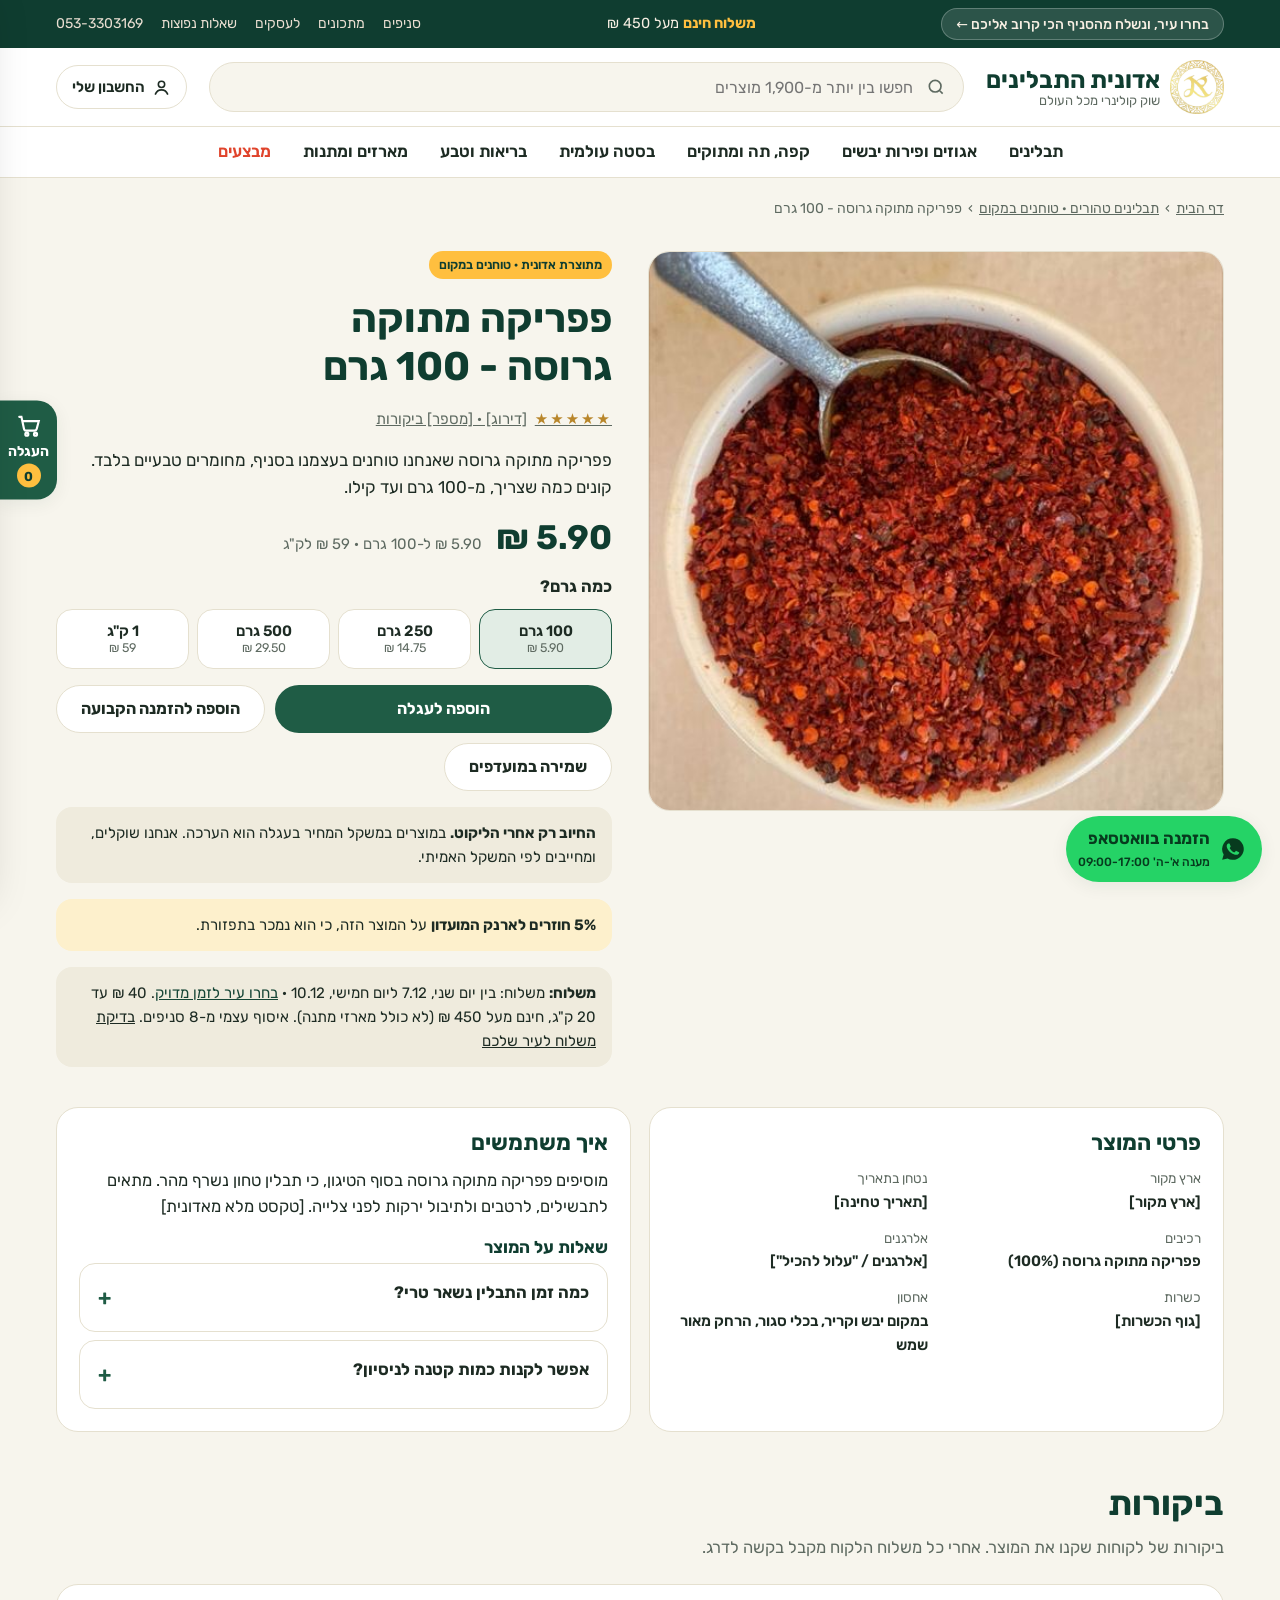
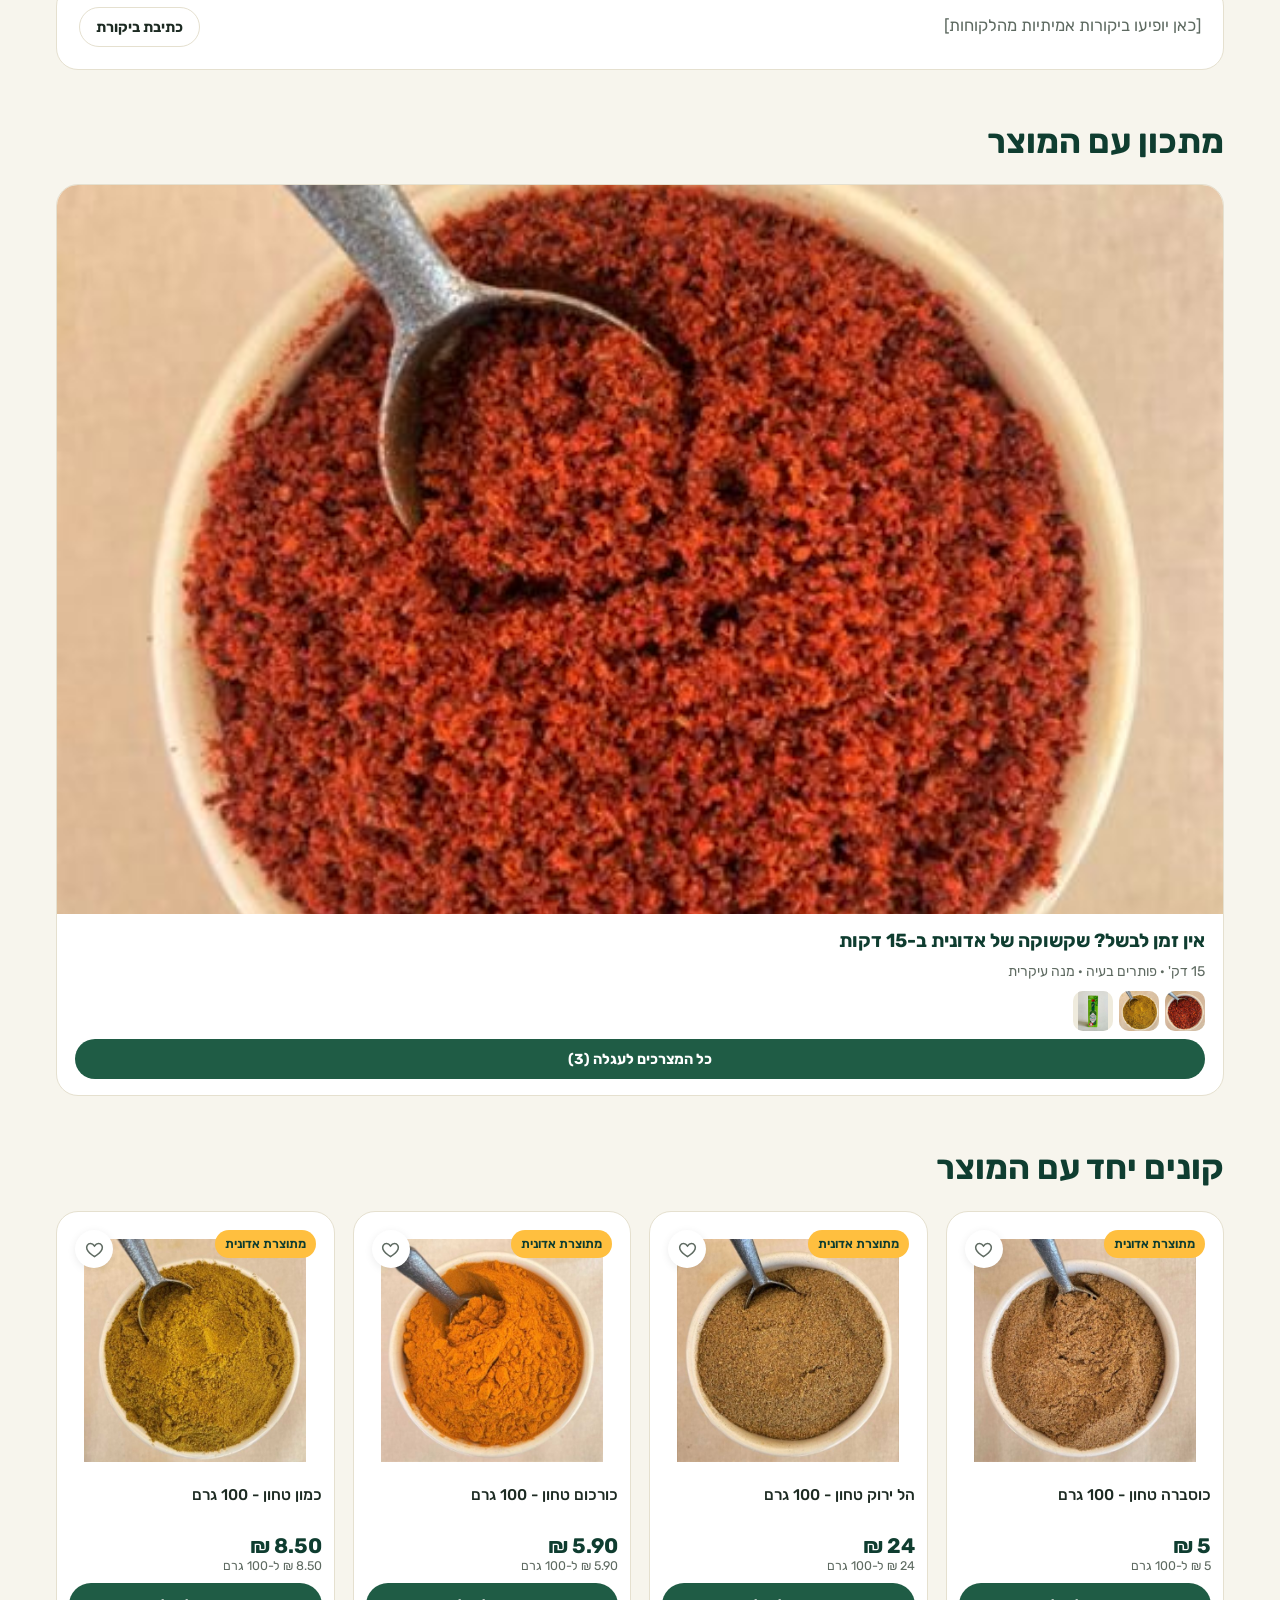
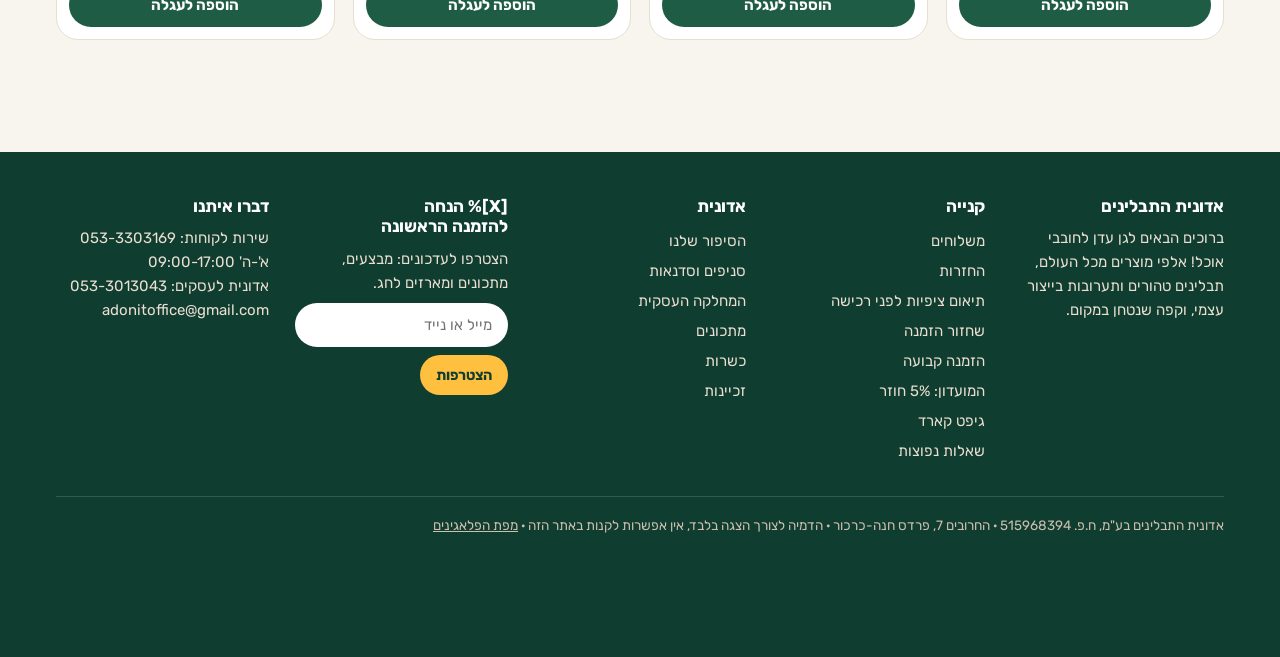
<file: product.html>
<!doctype html>
<html lang="he" dir="rtl">
<head>
<meta charset="utf-8">
<meta name="viewport" content="width=device-width,initial-scale=1,viewport-fit=cover">
<meta name="robots" content="noindex,nofollow">
<title>מוצר · אדונית התבלינים</title>
<meta name="description" content="קונים במשקל באדונית התבלינים: תבלינים טחונים במקום, אגוזים ופירות יבשים. מחיר ל-100 גרם, משלוח לכל הארץ ואיסוף מ-8 סניפים.">
<link rel="preconnect" href="https://fonts.googleapis.com">
<link rel="stylesheet" href="https://fonts.googleapis.com/css2?family=Rubik:wght@400;500;600;700;800&display=swap">
<link rel="icon" href="assets/img/site/logo.png">
<link rel="stylesheet" href="assets/css/site.css?v=18">
<style>
.pd{display:flex;flex-wrap:wrap;gap:36px;padding-block:20px 40px}
.pd-img{flex:1 1 420px;min-width:0;background:#fff;border-radius:var(--r-lg);border:1px solid var(--line);aspect-ratio:1/1;max-height:560px;display:grid;place-items:center;overflow:hidden}
.pd-img img{width:100%;height:100%;object-fit:contain}
.pd-info{flex:1 1 400px;min-width:0;display:flex;flex-direction:column;gap:16px}
.opt{min-height:60px;border-radius:16px;border:1.5px solid var(--line);background:#fff;cursor:pointer;font:600 15px var(--body);display:flex;flex-direction:column;align-items:center;justify-content:center;color:var(--ink);padding:6px}
.opt[aria-pressed="true"]{border-color:var(--green);background:var(--green-soft)}
.opt small{font-weight:400;color:var(--muted)}
.note{background:var(--soft);border-radius:16px;padding:14px 16px;font-size:15px}
.rating{display:flex;gap:8px;align-items:center;font-size:15px;color:var(--muted)}
.rating b{color:var(--gold);letter-spacing:2px}
@media(max-width:760px){.pd{gap:18px;padding-top:10px}.pd-img{max-height:none}#pname{font-size:26px!important}}
</style>
</head>
<body>
<main class="wrap">
  <nav class="crumbs" aria-label="פירורי לחם" style="padding-top:20px"><a href="index.html">דף הבית</a><span>›</span><a id="cat-link" href="#"></a><span>›</span><span id="crumb"></span></nav>
  <div class="pd" data-pd>
    <div class="pd-img"><img id="pimg" alt=""></div>
    <div class="pd-info">
      <div class="chips" id="tags"></div>
      <h1 id="pname" style="font-size:clamp(28px,3.5vw,40px)"></h1>
      <a class="rating" href="#reviews"><b aria-hidden="true">★★★★★</b><span>[דירוג] · [מספר] ביקורות</span></a>
      <p id="pshort" style="margin:0;font-size:17px"></p>
      <div style="display:flex;align-items:baseline;gap:14px;flex-wrap:wrap"><span class="price" id="pprice" style="font-size:34px"></span><span class="unit" id="punit" style="font-size:15px"></span></div>

      <div id="weight-box">
        <b style="display:block;margin-bottom:8px">כמה גרם?</b>
        <div class="presets" id="presets" role="group" aria-label="בחירת משקל"></div>
      </div>
      <div id="units-box">
        <b style="display:block;margin-bottom:8px">כמה?</b>
        <div class="qty"><button type="button" id="minus" aria-label="פחות">−</button><output id="qty"></output><button type="button" id="plus" aria-label="יותר">+</button></div>
      </div>

      <div style="display:flex;gap:10px;flex-wrap:wrap">
        <button class="btn pri" id="add" style="flex:1 1 200px">הוספה לעגלה</button>
        <button class="btn sec" id="fixed">הוספה להזמנה הקבועה</button>
        <button class="btn sec" id="favbtn" aria-pressed="false">שמירה במועדפים</button>
      </div>

      <div class="note" id="bulk-note"><b>החיוב רק אחרי הליקוט.</b> במוצרים במשקל המחיר בעגלה הוא הערכה. אנחנו שוקלים, ומחייבים לפי המשקל האמיתי.</div>
      <div class="note" id="club-note" style="background:var(--gold-soft)"><b>5% חוזרים לארנק המועדון</b> על המוצר הזה, כי הוא נמכר בתפזורת.</div>
      <div class="note"><b>משלוח:</b> <span id="eta"></span>. 40 ₪ עד 20 ק"ג, חינם מעל 450 ₪ (לא כולל מארזי מתנה). איסוף עצמי מ-8 סניפים. <a href="help.html#shipping">בדיקת משלוח לעיר שלכם</a></div>
    </div>
  </div>

  <section class="sec" style="padding-top:0">
    <div class="grid g2">
      <div class="card" style="padding:22px">
        <h2 style="font-size:22px;margin-bottom:12px">פרטי המוצר</h2>
        <dl class="spec">
          <div><dt>ארץ מקור</dt><dd>[ארץ מקור]</dd></div>
          <div><dt>נטחן בתאריך</dt><dd>[תאריך טחינה]</dd></div>
          <div><dt>רכיבים</dt><dd id="ingr">[רכיבים]</dd></div>
          <div><dt>אלרגנים</dt><dd>[אלרגנים / "עלול להכיל"]</dd></div>
          <div><dt>כשרות</dt><dd>[גוף הכשרות]</dd></div>
          <div><dt>אחסון</dt><dd>במקום יבש וקריר, בכלי סגור, הרחק מאור שמש</dd></div>
        </dl>
      </div>
      <div class="card" style="padding:22px">
        <h2 style="font-size:22px;margin-bottom:12px">איך משתמשים</h2>
        <p id="howto" style="margin:0"></p>
        <h3 style="font-size:17px;margin:16px 0 6px">שאלות על המוצר</h3>
        <details class="faq"><summary>כמה זמן התבלין נשאר טרי?</summary><p>[תשובה של אדונית, למשל: עד שנה בכלי סגור. הכי טעים ב-3 החודשים הראשונים אחרי הטחינה.]</p></details>
        <details class="faq" style="margin-top:8px"><summary>אפשר לקנות כמות קטנה לניסיון?</summary><p>כן. אפשר לקנות מ-100 גרם, וגם לפי ק"ג. המחיר לפי משקל אמיתי.</p></details>
      </div>
    </div>
  </section>

  <section class="sec" id="reviews" style="padding-top:0">
    <div class="sec-head"><div class="t"><h2>ביקורות</h2><p>ביקורות של לקוחות שקנו את המוצר. אחרי כל משלוח הלקוח מקבל בקשה לדרג.</p></div></div>
    <div class="card" style="padding:22px;display:flex;flex-wrap:wrap;gap:16px;align-items:center;justify-content:space-between"><span class="muted">[כאן יופיעו ביקורות אמיתיות מהלקוחות]</span><button class="btn sec sm" onclick="demoToast('הדמיה: כאן כותבים ביקורת')">כתיבת ביקורת</button></div>
  </section>

  <section class="sec" style="padding-top:0">
    <div class="sec-head"><div class="t"><h2>מתכון עם המוצר</h2></div></div>
    <div class="grid g3" id="recipes"></div>
  </section>
  <section class="sec" style="padding-top:0">
    <div class="sec-head"><div class="t"><h2>קונים יחד עם המוצר</h2></div></div>
    <div class="grid g4" id="related"></div>
  </section>
</main>
<div class="sticky-buy" id="sticky"><div><b id="s-price" style="font:700 20px var(--head)"></b><br><small class="muted" id="s-qty"></small></div><button class="btn pri" id="s-add">הוספה לעגלה</button></div>
<script src="assets/js/data.js?v=18"></script>
<script src="assets/js/branches.js?v=18"></script>
<script src="assets/js/app.js?v=18"></script>
<script src="assets/js/recipes.js?v=18"></script>
<script>
window.pageInit = function () {
  document.body.classList.add('has-sticky');
  const id = new URLSearchParams(location.search).get('id');
  const p = productById(id) || productsIn(['pure'])[0];
  const bulk = isBulk(p);
  const own = p.cats.includes('pure') || p.cats.includes('blends');
  const catKey = p.cats.find(c => CATS[c] && c !== 'sale') || p.cats[0];
  document.title = p.name + ' | אדונית התבלינים';
  document.querySelector('meta[name=description]').content = `${p.name} באדונית התבלינים${own ? ', טחון במקום' : ''}. ${p.g ? money(p.price / p.g * 100) + ' ל-100 גרם. ' : ''}משלוח לכל הארץ ואיסוף מ-8 סניפים.`;
  document.getElementById('pimg').src = p.img; document.getElementById('pimg').alt = p.name;
  document.getElementById('pname').textContent = p.name;
  document.getElementById('crumb').textContent = p.name;
  const cl = document.getElementById('cat-link'); cl.textContent = CATS[catKey]; cl.href = 'category.html?c=' + catKey;
  const base = p.name.split(/\s*-\s*|\s\d/)[0];
  document.getElementById('pshort').textContent = own ? `${base} שאנחנו טוחנים בעצמנו בסניף, מחומרים טבעיים בלבד. קונים כמה שצריך, מ-100 גרם ועד קילו.` : `${base} מבית אדונית התבלינים.`;
  document.getElementById('ingr').textContent = own ? base + ' (100%)' : '[רכיבים]';
  document.getElementById('howto').textContent = own ? `מוסיפים ${base} בסוף הטיגון, כי תבלין טחון נשרף מהר. מתאים לתבשילים, לרטבים ולתיבול ירקות לפני צלייה. [טקסט מלא מאדונית]` : '[הסבר קצר מאדונית: למה המוצר טוב ואיך משתמשים בו]';
  const tags = [];
  if (own) tags.push('<span class="tag green">מתוצרת אדונית · טוחנים במקום</span>');
  ['organic', 'gf', 'vegan', 'keto', 'sugarfree'].forEach(k => { if (p.cats.includes(k)) tags.push(`<span class="tag">${CATS[k]}</span>`); });
  if (p.cats.includes('sale')) tags.push('<span class="tag red">מבצע</span>');
  document.getElementById('tags').innerHTML = tags.join('');

  let mode = bulk ? 'g' : 'unit', q = bulk ? Math.max(100, p.g) : 1;
  const presets = bulk ? [100, 250, 500, 1000].filter(g => g >= Math.min(p.g, 100)) : [];
  if (!bulk) { document.getElementById('weight-box').hidden = true; document.getElementById('bulk-note').hidden = true; document.getElementById('club-note').hidden = true; }
  else document.getElementById('units-box').hidden = true;
  const total = () => mode === 'g' ? p.price / p.g * q : p.price * q;
  function draw() {
    document.getElementById('pprice').textContent = money(total());
    document.getElementById('punit').innerHTML = p.g ? `${money(p.price / p.g * 100)} ל-100 גרם · ${money(p.price / p.g * 1000)} לק"ג` : '';
    document.getElementById('qty').textContent = q + ' יח\'';
    document.getElementById('presets').innerHTML = presets.map(g => `<button type="button" class="opt" data-g="${g}" aria-pressed="${mode === 'g' && q === g}">${g >= 1000 ? g / 1000 + ' ק"ג' : g + ' גרם'}<small>${money(p.price / p.g * g)}</small></button>`).join('');
    document.getElementById('s-price').textContent = money(total());
    document.getElementById('s-qty').textContent = qtyLabel({ mode, q });
  }
  document.getElementById('presets').addEventListener('click', e => { const b = e.target.closest('[data-g]'); if (b) { q = +b.dataset.g; draw(); } });
  document.getElementById('plus').onclick = () => { q++; draw(); };
  document.getElementById('minus').onclick = () => { q = Math.max(1, q - 1); draw(); };
  document.getElementById('add').onclick = document.getElementById('s-add').onclick = () => addToCart(p.id, mode, q);
  document.getElementById('fixed').onclick = () => { const f = demoStore.get('fixed', []); if (!f.includes(p.id)) f.push(p.id); demoStore.set('fixed', f); demoToast('נוסף להזמנה הקבועה'); };
  const fb = document.getElementById('favbtn');
  const syncFav = () => { const on = demoStore.get('favs', []).includes(p.id); fb.setAttribute('aria-pressed', on); fb.textContent = on ? 'שמור במועדפים ✓' : 'שמירה במועדפים'; };
  fb.onclick = () => { let f = demoStore.get('favs', []); f = f.includes(p.id) ? f.filter(x => x !== p.id) : f.concat(p.id); demoStore.set('favs', f); syncFav(); renderFavCount(); };
  syncFav(); draw();
  const eta = () => {
    const r = getRoute();
    document.getElementById('eta').innerHTML = r
      ? `במלאי בסניף ${esc(r.branch.name)}. ${esc(deliveryEstimate())} · <button type="button" class="linkbtn" data-route>שינוי סניף</button>`
      : `${esc(deliveryEstimate())} · <button type="button" class="linkbtn" data-route>בחרו עיר לזמן מדויק</button>`;
  };
  eta(); document.addEventListener('route-change', eta);
  let rs = RECIPES.filter(r => r.find.some(w => p.name.includes(w)));
  if (!rs.length) rs = RECIPES.slice(3, 4);
  document.getElementById('recipes').innerHTML = rs.slice(0, 3).map(recipeCard).join('');
  document.getElementById('related').innerHTML = productsIn([catKey]).filter(x => x.id !== p.id && x.name.split(' ')[0] !== p.name.split(' ')[0]).slice(0, 4).map(x => productCard(x)).join('');

  // Structured data (blueprint for the WooCommerce site: Rank Math/Yoast + a unit-price snippet)
  const url = location.href.split('#')[0];
  addJsonLd({
    '@context': 'https://schema.org', '@type': 'Product', name: p.name, image: new URL(p.img, location.href).href, sku: p.id,
    brand: { '@type': 'Brand', name: own ? 'אדונית התבלינים' : undefined },
    category: CATS[catKey],
    offers: {
      '@type': 'Offer', url, priceCurrency: 'ILS', price: p.price, availability: 'https://schema.org/InStock',
      seller: { '@type': 'Organization', name: 'אדונית התבלינים' },
      priceSpecification: p.g ? { '@type': 'UnitPriceSpecification', price: +(p.price / p.g * 100).toFixed(2), priceCurrency: 'ILS', referenceQuantity: { '@type': 'QuantitativeValue', value: 100, unitCode: 'GRM' } } : undefined,
      shippingDetails: { '@type': 'OfferShippingDetails', shippingRate: { '@type': 'MonetaryAmount', value: 40, currency: 'ILS' }, shippingDestination: { '@type': 'DefinedRegion', addressCountry: 'IL' }, deliveryTime: { '@type': 'ShippingDeliveryTime', transitTime: { '@type': 'QuantitativeValue', minValue: 1, maxValue: 5, unitCode: 'DAY' } } }
    }
  });
  addJsonLd({ '@context': 'https://schema.org', '@type': 'BreadcrumbList', itemListElement: [
    { '@type': 'ListItem', position: 1, name: 'דף הבית', item: new URL('index.html', location.href).href },
    { '@type': 'ListItem', position: 2, name: CATS[catKey], item: new URL('category.html?c=' + catKey, location.href).href },
    { '@type': 'ListItem', position: 3, name: p.name } ] });
};
</script>
</body>
</html>
</file>
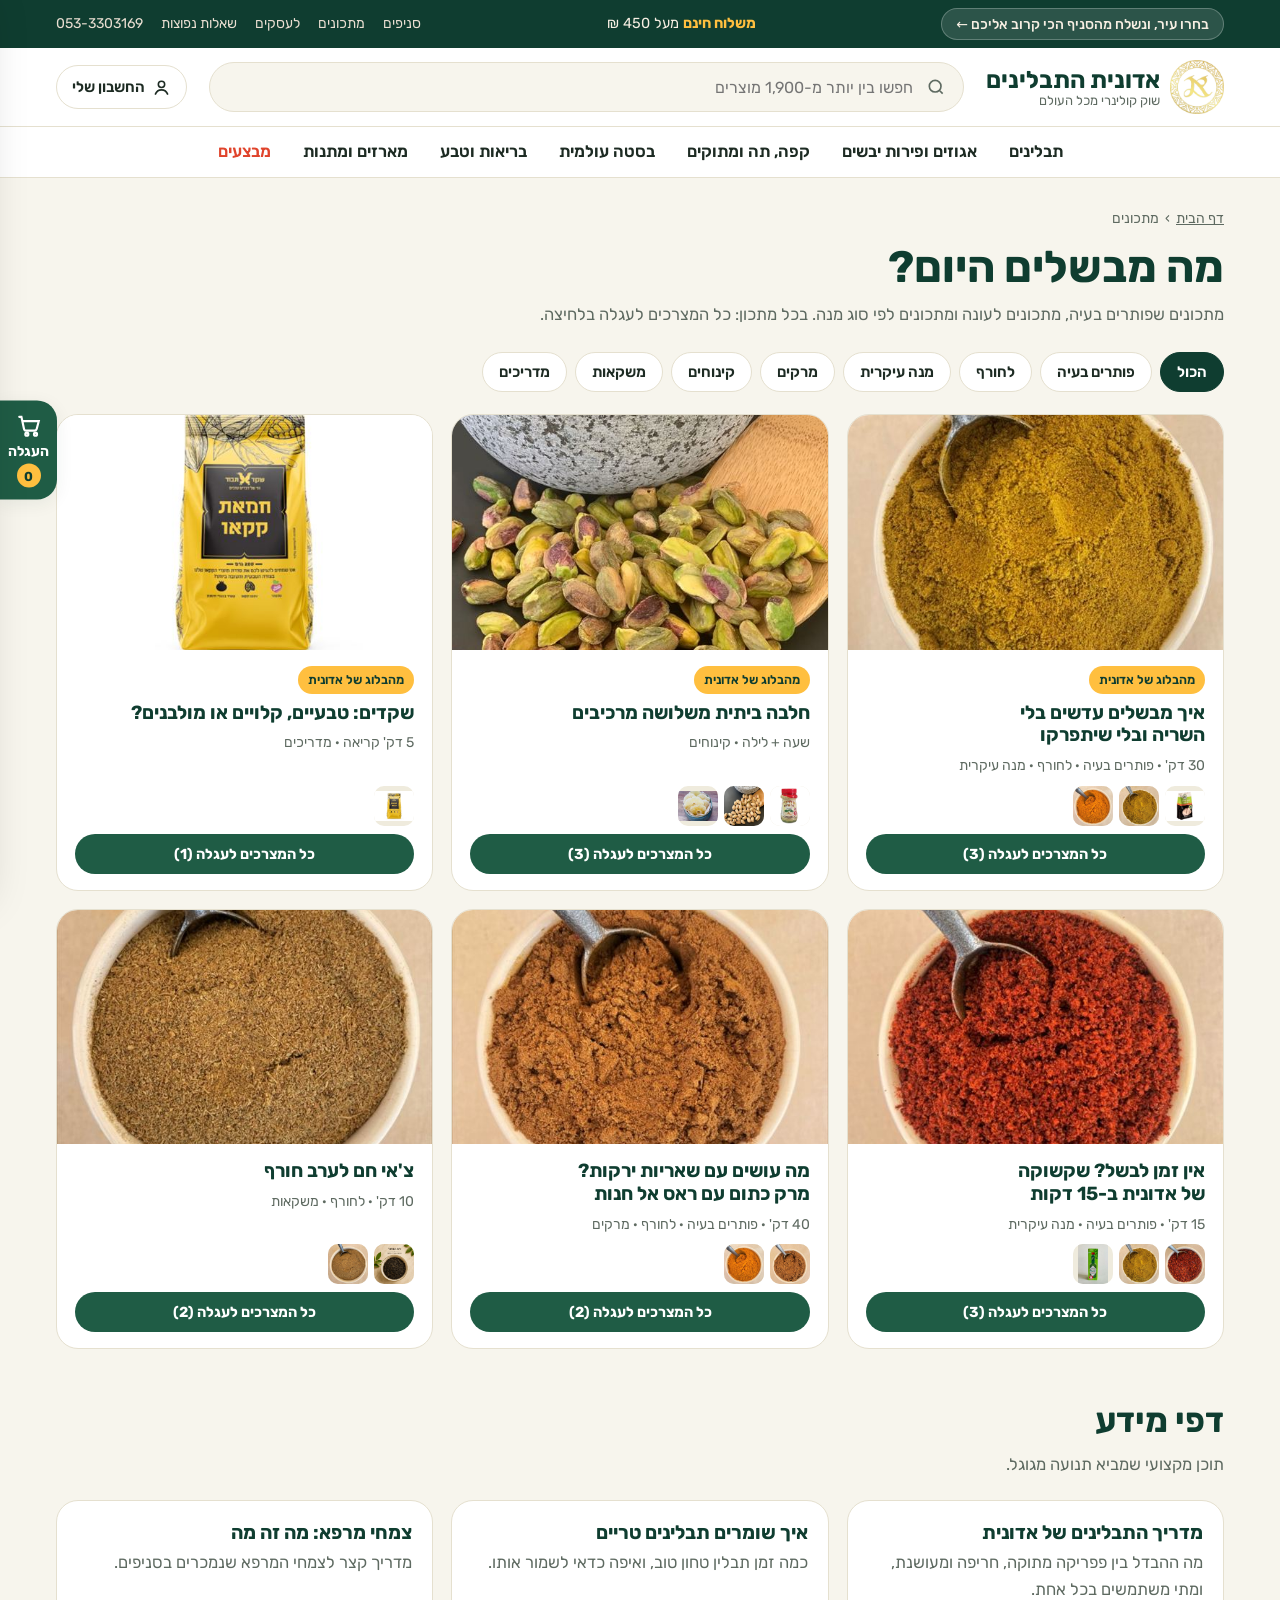
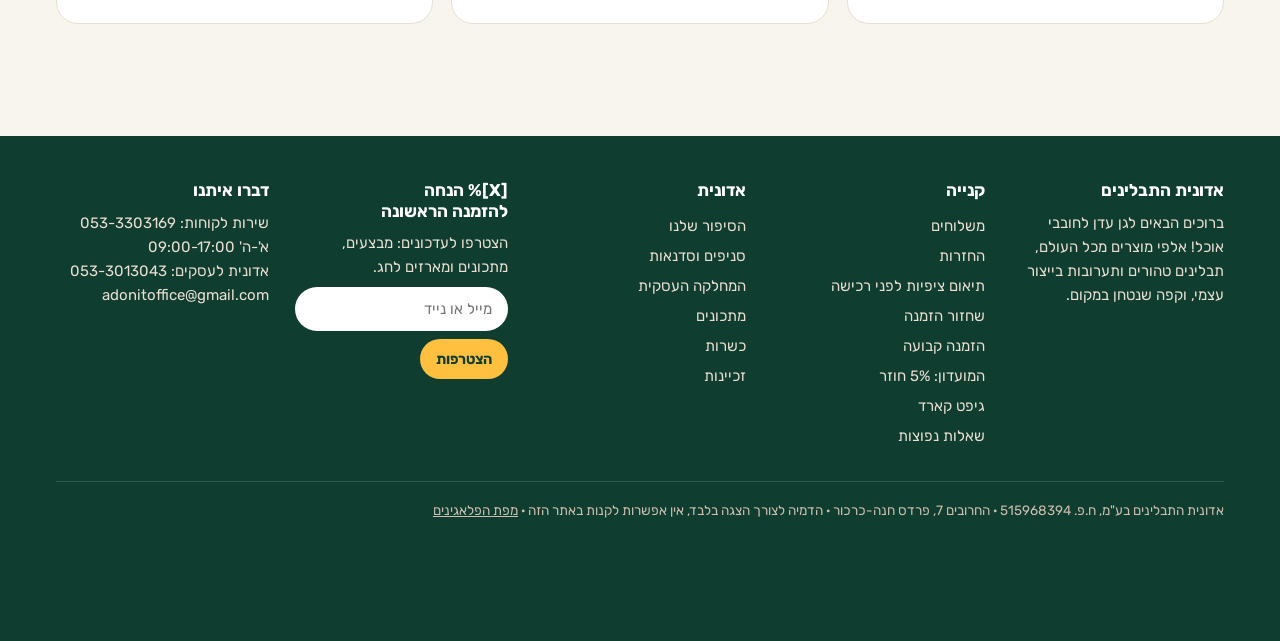
<file: recipes.html>
<!doctype html>
<html lang="he" dir="rtl">
<head>
<meta charset="utf-8">
<meta name="viewport" content="width=device-width,initial-scale=1,viewport-fit=cover">
<meta name="robots" content="noindex,nofollow">
<title>מתכונים | אדונית התבלינים</title>
<meta name="description" content="מתכונים ומדריכים מאדונית התבלינים: מתכונים שפותרים בעיה, מתכונים לחורף ומדריכי תבלינים, עם כל המצרכים לעגלה בלחיצה.">
<link rel="preconnect" href="https://fonts.googleapis.com">
<link rel="stylesheet" href="https://fonts.googleapis.com/css2?family=Rubik:wght@400;500;600;700;800&display=swap">
<link rel="icon" href="assets/img/site/logo.png">
<link rel="stylesheet" href="assets/css/site.css?v=18">
</head>
<body>
<main class="wrap">
  <div class="page-head">
    <nav class="crumbs" aria-label="פירורי לחם"><a href="index.html">דף הבית</a><span>›</span><span>מתכונים</span></nav>
    <h1>מה מבשלים היום?</h1>
    <p>מתכונים שפותרים בעיה, מתכונים לעונה ומתכונים לפי סוג מנה. בכל מתכון: כל המצרכים לעגלה בלחיצה.</p>
  </div>
  <div class="chips" id="kinds" style="margin:14px 0 22px"></div>
  <div class="grid g3" id="list"></div>
  <section class="sec">
    <div class="sec-head"><div class="t"><h2>דפי מידע</h2><p>תוכן מקצועי שמביא תנועה מגוגל.</p></div></div>
    <div class="grid g3">
      <div class="card" style="padding:20px"><h3>מדריך התבלינים של אדונית</h3><p class="muted" style="margin:6px 0 0">מה ההבדל בין פפריקה מתוקה, חריפה ומעושנת, ומתי משתמשים בכל אחת.</p></div>
      <div class="card" style="padding:20px"><h3>איך שומרים תבלינים טריים</h3><p class="muted" style="margin:6px 0 0">כמה זמן תבלין טחון טוב, ואיפה כדאי לשמור אותו.</p></div>
      <div class="card" style="padding:20px"><h3>צמחי מרפא: מה זה מה</h3><p class="muted" style="margin:6px 0 0">מדריך קצר לצמחי המרפא שנמכרים בסניפים.</p></div>
    </div>
  </section>
</main>
<script src="assets/js/data.js?v=18"></script>
<script src="assets/js/branches.js?v=18"></script>
<script src="assets/js/app.js?v=18"></script>
<script src="assets/js/recipes.js?v=18"></script>
<script>
window.pageInit = function () {
  let k = 'all';
  const draw = () => {
    document.getElementById('kinds').innerHTML = Object.entries(Object.assign({ all: 'הכול' }, RECIPE_KINDS)).map(([key, t]) => `<button class="chip" data-kind="${key}" aria-pressed="${key === k}">${t}</button>`).join('');
    document.getElementById('list').innerHTML = RECIPES.filter(r => k === 'all' || r.kind.includes(k)).map(recipeCard).join('');
  };
  document.getElementById('kinds').addEventListener('click', e => { const b = e.target.closest('[data-kind]'); if (b) { k = b.dataset.kind; draw(); } });
  draw();
};
</script>
</body>
</html>
</file>
<file: assets/css/site.css>
/* Adonit WooCommerce demo – shared styles.
   Clean market look, close to Carmella (the store's favourite): warm cream ground, white cards,
   one deep herb green for brand and actions, turmeric yellow and paprika red as spice accents.
   One clear font family (Rubik). The live site can swap in a licensed Hebrew font such as Simpler. */
:root{
  --bg:#F7F5ED; --card:#FFFFFF; --soft:#EFEBDD; --line:#E5E0CF;
  --ink:#1D2B23; --muted:#5E6A61; --brown:#0F3D30;
  --green:#1F5C45; --green-dk:#164636; --green-soft:#E2EDE5;
  --gold:#B8862A; --gold-soft:#FDF0CC; --yellow:#FFBF3F;
  --red:#E0442C; --red-soft:#FCE4DF;
  --plug:#3D4F8F; --plug-soft:#E7EBF8;
  --r-lg:22px; --r:16px; --r-sm:12px; --pill:999px;
  --shadow:0 4px 18px rgba(15,61,48,.07);
  --head:'Rubik',system-ui,sans-serif;
  --body:'Rubik',system-ui,-apple-system,'Segoe UI',Arial,sans-serif;
}
*{box-sizing:border-box}
html{scroll-behavior:smooth}
body{margin:0;background:var(--bg);color:var(--ink);font:400 16.5px/1.6 var(--body);direction:rtl}
img{max-width:100%;display:block}
a{color:inherit}
h1,h2,h3,h4{font-family:var(--head);font-weight:700;color:var(--brown);line-height:1.2;margin:0;text-wrap:balance}
.wrap{max-width:1200px;margin:0 auto;padding-inline:max(16px,env(safe-area-inset-left,0px))}
.sr{position:absolute;width:1px;height:1px;overflow:hidden;clip:rect(0 0 0 0)}
:focus-visible{outline:3px solid var(--gold);outline-offset:2px;border-radius:6px}

/* demo bar */
.demo-bar{background:var(--plug);color:#fff;font-size:14px}
.demo-bar .wrap{display:flex;flex-wrap:wrap;gap:6px 18px;align-items:center;justify-content:space-between;padding-block:7px}
.demo-bar a{color:#fff;font-weight:700}
.switch{display:inline-flex;align-items:center;gap:8px;cursor:pointer;font-weight:600}
.switch input{appearance:none;width:38px;height:22px;border-radius:99px;background:rgba(255,255,255,.35);position:relative;cursor:pointer;margin:0}
.switch input::after{content:"";position:absolute;top:3px;right:3px;width:16px;height:16px;border-radius:50%;background:#fff;transition:right .15s}
.switch input:checked{background:var(--yellow)}
.switch input:checked::after{right:19px}

/* plugin badges */
.plug{display:inline-flex;align-items:center;gap:5px;font:600 12px/1.2 var(--body);color:var(--plug);background:var(--plug-soft);border:1px dashed var(--plug);padding:4px 9px;border-radius:var(--pill);text-decoration:none;white-space:nowrap;vertical-align:middle}
.plug b{font-weight:700}
.plug .st{font-weight:700;padding:1px 6px;border-radius:99px;background:#fff}
.plug .st.free{color:#2F6B34}.plug .st.partly{color:#8A5A00}.plug .st.paid{color:var(--red)}
.plug svg{width:13px;height:13px}
body.hide-plugs .plug{display:none!important}
.plug-row{display:flex;flex-wrap:wrap;gap:6px}

/* shipping bar (Dear Life) */
.ship-bar{background:var(--brown);color:#F7EFE3;font-size:14.5px}
.ship-bar .wrap{display:flex;flex-wrap:wrap;gap:4px 22px;justify-content:center;align-items:center;padding-block:8px;text-align:center}
.ship-bar strong{color:var(--yellow)}

/* header */
.site-head{background:var(--card);border-bottom:1px solid var(--line);position:relative;z-index:30}
@media(min-width:1100px){.site-head{position:sticky;top:0}}
.head-row{display:flex;flex-wrap:wrap;align-items:center;gap:12px 22px;padding-block:12px}
.logo{display:flex;align-items:center;gap:10px;text-decoration:none}
.logo img{width:54px;height:54px}
.logo span{display:flex;flex-direction:column;line-height:1.05}
.logo b{font:700 24px var(--head);color:var(--brown)}
.logo small{font-size:13px;color:var(--muted)}
.search{flex:1 1 260px;position:relative}
.search input{width:100%;min-height:50px;border-radius:var(--pill);border:1.5px solid var(--line);background:var(--bg);padding:0 50px 0 20px;font:400 16px var(--body);color:var(--ink)}
.search input:focus{border-color:var(--green);outline:none;background:#fff}
.search .ico{position:absolute;right:18px;top:50%;transform:translateY(-50%);width:20px;height:20px;color:var(--muted)}
.suggest{position:absolute;top:calc(100% + 8px);inset-inline:0;background:#fff;border-radius:var(--r);box-shadow:var(--shadow);border:1px solid var(--line);padding:16px;display:none;z-index:40}
.search:focus-within .suggest{display:block}
.suggest h4{font-size:13px;color:var(--muted);margin-bottom:8px;font-family:var(--body);font-weight:700}
.suggest .chips{display:flex;flex-wrap:wrap;gap:6px;margin-bottom:12px}
.suggest .chips a{background:var(--soft);border-radius:var(--pill);padding:6px 12px;font-size:14px;text-decoration:none}
.suggest .res a{display:flex;gap:10px;align-items:center;padding:6px;border-radius:10px;text-decoration:none;font-size:15px}
.suggest .res a:hover{background:var(--soft)}
.suggest .res img{width:40px;height:40px;object-fit:cover;border-radius:8px}
.head-actions{display:flex;align-items:center;gap:8px;flex-wrap:wrap}
.hbtn{display:inline-flex;align-items:center;gap:7px;min-height:44px;padding:0 15px;border-radius:var(--pill);text-decoration:none;font-weight:600;font-size:15px;border:1.5px solid var(--line);background:#fff;cursor:pointer;color:var(--ink);font-family:var(--body)}
.hbtn svg{width:19px;height:19px}
.hbtn.reorder{background:var(--green-soft);border-color:var(--green-soft);color:var(--green-dk)}
.hbtn.phone{border:0;color:var(--brown);direction:ltr}
.hbtn .count{background:var(--green);color:#fff;border-radius:99px;min-width:22px;height:22px;display:inline-grid;place-items:center;font-size:12px}

/* mega menu (Teva Castel / Nuts.com: 6 main categories, deep) */
.mainnav{border-top:1px solid var(--line)}
.mainnav>.wrap{display:flex;flex-wrap:wrap;gap:2px 4px;align-items:center}
.mn-item{position:relative}
.mn-item>a{display:block;padding:12px 14px;font-weight:600;text-decoration:none;border-radius:12px}
.mn-item>a:hover,.mn-item:focus-within>a{background:var(--soft)}
.mn-item.accent>a{color:var(--red)}
.mega{position:absolute;top:100%;right:0;background:#fff;border:1px solid var(--line);border-radius:var(--r);box-shadow:var(--shadow);padding:20px;display:none;min-width:520px;z-index:35;grid-template-columns:repeat(2,minmax(0,1fr));gap:6px 28px}
.mn-item:hover .mega,.mn-item:focus-within .mega{display:grid}
.mega h5{font:700 14px var(--body);color:var(--green-dk);margin:6px 0 4px}
.mega a{display:block;text-decoration:none;padding:4px 0;font-size:15px}
.mega a:hover{color:var(--green)}
.mega .note{grid-column:1/-1;margin-top:8px}
.nav-extra{margin-inline-start:auto;display:flex;gap:4px;flex-wrap:wrap}
.nav-extra a{padding:10px 12px;text-decoration:none;font-size:15px;color:var(--muted);font-weight:600;border-radius:12px}
.nav-extra a:hover{background:var(--soft);color:var(--ink)}

/* generic */
section.sec{padding-block:52px}
.sec-head{display:flex;flex-wrap:wrap;align-items:end;justify-content:space-between;gap:10px 20px;margin-bottom:22px}
.sec-head h2{font-size:clamp(26px,3vw,34px)}
.sec-head p{margin:4px 0 0;color:var(--muted)}
.sec-head .t{display:flex;flex-direction:column;gap:6px}
.btn{display:inline-flex;align-items:center;justify-content:center;gap:8px;min-height:48px;padding:0 24px;border-radius:var(--pill);border:0;font:700 16px var(--body);text-decoration:none;cursor:pointer}
.btn.pri{background:var(--green);color:#fff}.btn.pri:hover{background:var(--green-dk)}
.btn.sec{background:#fff;color:var(--ink);border:1.5px solid var(--line)}
.btn.gold{background:var(--yellow);color:var(--brown)}
.btn.gold:hover{background:#F5B02C}
.btn.sm{min-height:40px;padding:0 16px;font-size:14.5px}
.card{background:var(--card);border-radius:var(--r-lg);border:1px solid var(--line)}
.tag{display:inline-block;font-size:12.5px;font-weight:600;padding:4px 10px;border-radius:var(--pill);background:var(--yellow);color:var(--brown)}
.tag.green{background:var(--yellow);color:var(--brown)}
.tag.red{background:var(--red);color:#fff}
.grid{display:grid;gap:18px}
.g2{grid-template-columns:repeat(auto-fit,minmax(min(100%,420px),1fr))}
.g3{grid-template-columns:repeat(auto-fit,minmax(min(100%,280px),1fr))}
.g4{grid-template-columns:repeat(auto-fill,minmax(min(100%,230px),1fr))}
.g6{grid-template-columns:repeat(auto-fill,minmax(min(100%,170px),1fr))}
.muted{color:var(--muted)}
.ph{background:repeating-linear-gradient(135deg,#EFE9DB 0 12px,#E9E2D1 12px 24px);color:var(--muted);display:grid;place-items:center;text-align:center;font-size:14px;padding:12px;border-radius:var(--r)}

/* hero */
.hero{position:relative;border-radius:var(--r-lg);overflow:hidden;margin-top:22px;box-shadow:var(--shadow)}
.hero img{width:100%;aspect-ratio:1600/408;object-fit:cover}
.hero .dots{position:absolute;bottom:14px;left:50%;transform:translateX(-50%);display:flex;gap:8px}
.hero .dots button{width:11px;height:11px;border-radius:50%;border:0;background:rgba(255,255,255,.6);cursor:pointer;padding:0}
.hero .dots button[aria-current="true"]{background:#fff;width:26px;border-radius:99px}
.hero .plug{position:absolute;top:12px;right:12px}

/* trust (Elita) */
.trust{display:grid;grid-template-columns:repeat(4,minmax(0,1fr));gap:12px;margin-top:18px}
.trust div{background:var(--card);border-radius:var(--r);padding:14px 16px;display:flex;gap:12px;align-items:center;border:1px solid var(--line)}
.trust svg{width:30px;height:30px;color:var(--green);flex:none}
.trust b{display:block;font-size:16px}.trust span{font-size:14px;color:var(--muted)}
@media(max-width:900px){.trust{grid-template-columns:repeat(2,minmax(0,1fr))}}

/* category tiles */
.cat-tile{background:var(--card);border-radius:var(--r-lg);border:1px solid var(--line);text-decoration:none;display:flex;flex-direction:column;overflow:hidden;transition:transform .15s}
.cat-tile:hover{transform:translateY(-3px)}
.cat-tile .im{aspect-ratio:1/1;background:#fff;display:grid;place-items:center;padding:8%}
.cat-tile .im img{width:100%;height:100%;object-fit:contain}
.cat-tile .im img+img{display:none}
.cat-tile span{padding:12px 14px;font-weight:700;font-size:17px}

/* product card */
.pcard{background:var(--card);border-radius:var(--r-lg);border:1px solid var(--line);padding:12px;display:flex;flex-direction:column;gap:8px;position:relative}
.pcard .pimg{aspect-ratio:1/1;border-radius:var(--r);overflow:hidden;background:#fff;display:block}
.pcard .pimg img{width:100%;height:100%;object-fit:contain}
.pcard h3{font:500 15.5px/1.35 var(--body);color:var(--ink);height:2.6em;overflow:hidden;display:-webkit-box;-webkit-line-clamp:2;-webkit-box-orient:vertical}
.pcard .info{display:block;font-size:12.5px;font-weight:600;color:var(--green-dk);background:var(--green-soft);border-radius:999px;padding:5px 10px;text-align:center;white-space:nowrap;overflow:hidden;text-overflow:ellipsis}
.pcard .price-row{flex-direction:column;align-items:flex-start;gap:0}
.pcard .unit{text-align:right;white-space:nowrap}
.pcard .pimg{background:#fff;padding:6%}
.pcard .badges .tag:nth-child(n+2){display:none}
.pcard h3 a{text-decoration:none}
.pcard .fav{position:absolute;top:18px;left:18px;width:38px;height:38px;border-radius:50%;border:0;background:#fff;box-shadow:0 2px 8px rgba(0,0,0,.08);display:grid;place-items:center;cursor:pointer;color:var(--muted)}
.pcard .fav[aria-pressed="true"]{color:var(--red)}
.pcard .fav svg{width:19px;height:19px}
.pcard .badges{position:absolute;top:18px;right:18px;display:flex;flex-direction:column;gap:4px;align-items:flex-start}
.pcard .price-row{margin-top:auto}
.price-row{display:flex;align-items:baseline;justify-content:space-between;gap:6px;flex-wrap:wrap}
.price{font:700 21px var(--head);color:var(--brown)}
.price s{font-size:14px;color:var(--muted);font-weight:400;margin-inline-start:6px}
.unit{font-size:12.5px;color:var(--muted);line-height:1.35}
.uswitch{display:flex;background:var(--soft);border-radius:var(--pill);padding:3px;gap:2px}
.uswitch button{flex:1;border:0;background:transparent;border-radius:var(--pill);min-height:32px;font:600 13px var(--body);cursor:pointer;color:var(--muted)}
.uswitch button[aria-pressed="true"]{background:#fff;color:var(--ink);box-shadow:0 1px 4px rgba(0,0,0,.08)}
.qty{display:flex;align-items:center;gap:6px}
.qty button{width:40px;height:40px;border-radius:50%;border:1.5px solid var(--line);background:#fff;font-size:20px;cursor:pointer;color:var(--ink)}
.qty output{min-width:46px;text-align:center;font-weight:700}
.add{width:100%;min-height:44px;border-radius:var(--pill);border:0;background:var(--green);color:#fff;font:700 15px var(--body);cursor:pointer}
.add:hover{background:var(--green-dk)}

/* floating side cart – left side (Teva Castel) */
.fcart-btn{position:fixed;left:env(safe-area-inset-left,0px);top:50%;transform:translateY(-50%);z-index:50;background:var(--green);color:#fff;border:0;border-radius:0 20px 20px 0;padding:12px 8px;display:flex;flex-direction:column;align-items:center;gap:4px;cursor:pointer;box-shadow:var(--shadow);font:700 14px var(--body)}
.fcart-btn svg{width:26px;height:26px}
.fcart-btn .count{background:var(--yellow);color:var(--brown);border-radius:99px;min-width:24px;height:24px;display:grid;place-items:center;font-size:13px}
.fcart{position:fixed;top:0;bottom:0;left:0;width:min(420px,92vw);background:#fff;z-index:60;box-shadow:8px 0 40px rgba(0,0,0,.15);transform:translateX(-105%);transition:transform .25s;display:flex;flex-direction:column;padding-bottom:env(safe-area-inset-bottom,0px)}
.fcart.open{transform:none}
.fcart header{display:flex;align-items:center;justify-content:space-between;padding:18px 20px;border-bottom:1px solid var(--line)}
.fcart .x{width:40px;height:40px;border-radius:50%;border:0;background:var(--soft);cursor:pointer;font-size:20px}
.fcart .items{flex:1;overflow:auto;padding:12px 20px;display:flex;flex-direction:column;gap:12px}
.fcart .it{display:grid;grid-template-columns:64px 1fr auto;gap:10px;align-items:center}
.fcart .it img{width:64px;height:64px;object-fit:contain;border-radius:12px;background:var(--soft)}
.fcart .it small{color:var(--muted)}
.fcart .rm{border:0;background:none;color:var(--muted);cursor:pointer;font-size:13px;text-decoration:underline}
.fcart footer{border-top:1px solid var(--line);padding:16px 20px;display:flex;flex-direction:column;gap:10px}
.progress{height:10px;border-radius:99px;background:var(--soft);overflow:hidden}
.progress i{display:block;height:100%;background:var(--green);border-radius:99px}
.scrim{position:fixed;inset:0;background:rgba(30,20,15,.35);z-index:55;display:none}
.scrim.open{display:block}
.toast{position:fixed;bottom:calc(20px + env(safe-area-inset-bottom,0px));left:50%;transform:translateX(-50%);background:var(--brown);color:#fff;padding:12px 20px;border-radius:var(--pill);z-index:70;font-weight:600;opacity:0;transition:opacity .2s;pointer-events:none}
.toast.on{opacity:1}

/* whatsapp (Ras el Hanout) */
.wa-fab[hidden]{display:none}
.wa-fab{position:fixed;right:calc(18px + env(safe-area-inset-right,0px));bottom:calc(18px + env(safe-area-inset-bottom,0px));z-index:50;display:flex;flex-direction:column;align-items:flex-end;gap:6px}
.wa-fab a{display:flex;align-items:center;gap:10px;background:#25D366;color:#073B1E;text-decoration:none;font-weight:700;padding:10px 16px 10px 12px;border-radius:var(--pill);box-shadow:var(--shadow)}
.wa-fab a svg{width:26px;height:26px}
.wa-fab small{display:block;font-weight:500;font-size:12px}

/* footer */
.site-foot{background:var(--brown);color:#EADFD2;margin-top:60px;padding-block:44px 120px;font-size:15px}
.site-foot .cols{display:grid;grid-template-columns:repeat(auto-fit,minmax(200px,1fr));gap:26px}
.site-foot h4{color:#fff!important;font-size:17px;margin-bottom:10px}
.site-foot a{display:block;color:#EADFD2;text-decoration:none;padding:3px 0}
.site-foot a:hover{color:var(--yellow)}
.site-foot .legal{margin-top:30px;padding-top:18px;border-top:1px solid rgba(255,255,255,.15);font-size:13.5px;color:#CDBFAF}

/* page heading */
.page-head{padding-block:30px 10px}
.crumbs{font-size:14px;color:var(--muted);display:flex;gap:6px;flex-wrap:wrap;margin-bottom:10px}
.crumbs a{color:var(--muted)}
.page-head h1{font-size:clamp(30px,4vw,44px)}
.page-head p{color:var(--muted);max-width:70ch;margin:8px 0 0}

/* layout with sidebar */
.with-side{display:flex;flex-wrap:wrap;gap:24px;align-items:flex-start}
.side{flex:1 1 240px;max-width:300px;background:var(--card);border-radius:var(--r-lg);border:1px solid var(--line);padding:18px;display:flex;flex-direction:column;gap:16px}
.side h4{font-size:16px;font-family:var(--body);font-weight:700}
.side label{display:flex;gap:8px;align-items:center;font-size:15px;cursor:pointer;padding:3px 0}
.side input[type=checkbox]{width:18px;height:18px;accent-color:var(--green)}
.main-col{flex:999 1 560px;min-width:0}
@media(max-width:820px){.side{max-width:none}}
.chips{display:flex;flex-wrap:wrap;gap:8px}
.chip{display:inline-flex;align-items:center;min-height:40px;padding:0 16px;border-radius:var(--pill);border:1.5px solid var(--line);background:#fff;text-decoration:none;font-weight:600;font-size:15px;cursor:pointer;color:var(--ink);font-family:var(--body)}
.chip[aria-pressed="true"],.chip.on{background:var(--brown);border-color:var(--brown);color:#fff}

/* forms */
.field{display:flex;flex-direction:column;gap:6px;font-weight:600;font-size:15px}
.field input,.field select,.field textarea{min-height:48px;border-radius:14px;border:1.5px solid var(--line);padding:0 14px;font:400 16px var(--body);background:#fff;color:var(--ink)}
.field textarea{padding:12px 14px;min-height:96px}

/* faq */
details.faq{background:var(--card);border:1px solid var(--line);border-radius:var(--r);padding:0 18px}
details.faq summary{cursor:pointer;padding:16px 0;font-weight:700;list-style:none;display:flex;justify-content:space-between;gap:10px}
details.faq summary::after{content:"+";font-size:22px;color:var(--green)}
details.faq[open] summary::after{content:"–"}
details.faq p{margin:0 0 16px;color:var(--muted)}

/* tables */
.tbl{overflow-x:auto;border-radius:var(--r);border:1px solid var(--line);background:#fff}
.tbl table{border-collapse:collapse;width:100%;min-width:760px;font-size:15px}
.tbl th,.tbl td{padding:11px 14px;text-align:right;border-bottom:1px solid var(--line);vertical-align:top}
.tbl th{background:var(--soft);font-size:13.5px;color:var(--muted)}
.tbl tr:last-child td{border-bottom:0}
.st-pill{display:inline-block;font-weight:700;font-size:12.5px;padding:3px 9px;border-radius:99px;white-space:nowrap}
.st-pill.free{background:#E3F1E2;color:#2F6B34}.st-pill.partly{background:var(--gold-soft);color:#7A5B12}.st-pill.paid{background:var(--red-soft);color:var(--red)}

.upsell{background:var(--soft);border-radius:14px;padding:10px;display:flex;flex-direction:column;gap:8px}
.upsell .up{display:grid;grid-template-columns:44px 1fr auto;gap:8px;align-items:center;font-size:13.5px}
.upsell img{width:44px;height:44px;object-fit:contain;background:#fff;border-radius:8px}
.pay-row{text-align:center;font-size:12.5px;color:var(--muted)}
.site-foot .news input{width:100%;min-height:44px;border-radius:999px;border:0;padding:0 16px;font:400 15px var(--body)}
.hbtn.cart-h{display:none}
.hbtn.cart-h .count{background:var(--yellow);color:var(--brown)}
.presets{display:grid;grid-template-columns:repeat(4,minmax(0,1fr));gap:8px}
.sticky-buy{display:none}
details.filters>summary{display:none;list-style:none}
.route-chip{background:rgba(255,255,255,.12);color:#F7EFE3;border:1px solid rgba(255,255,255,.25);border-radius:999px;padding:4px 14px;font:500 14px var(--body);cursor:pointer;min-height:32px}
.route-chip b{color:var(--yellow)}
.route-chip:hover{background:rgba(255,255,255,.2)}
.route-dlg{border:0;border-radius:var(--r-lg);padding:0;width:min(480px,calc(100vw - 32px));box-shadow:0 20px 60px rgba(0,0,0,.25);color:var(--ink)}
.route-dlg::backdrop{background:rgba(30,20,15,.45)}
.route-box{padding:26px;display:flex;flex-direction:column;gap:14px;position:relative;direction:rtl}
.route-box .x{position:absolute;top:14px;left:14px;width:40px;height:40px;border-radius:50%;border:0;background:var(--soft);font-size:20px;cursor:pointer}
.route-card{background:var(--green-soft);border-radius:16px;padding:14px 16px;display:flex;flex-direction:column;gap:4px}
.route-card .tag{align-self:flex-start}
.route-mini{background:var(--green-soft);border-radius:14px;padding:10px 12px;display:flex;flex-direction:column;gap:6px;font-size:14.5px}
.route-mini .btn{align-self:flex-start}
.how{display:flex;flex-direction:column;gap:4px}
.how label{display:flex;gap:8px;align-items:center;cursor:pointer}
.how input{accent-color:var(--green);width:18px;height:18px}
.linkbtn{border:0;background:none;color:var(--green-dk);text-decoration:underline;cursor:pointer;font:inherit;padding:0}
/* calm layout (declutter pass) */
.ship-bar .wrap{justify-content:space-between}
.util{display:flex;gap:18px}
.util a{color:#EADFD2;text-decoration:none;font-size:14px}
.util a:hover{color:#fff;text-decoration:underline}
.hbtn .lbl{font-size:15px}
.mainnav>.wrap{justify-content:center}
.trust-line{list-style:none;margin:14px 0 0;padding:0;display:flex;flex-wrap:wrap;justify-content:center;gap:6px 28px;color:var(--muted);font-size:15px}
.trust-line li{display:flex;align-items:center;gap:8px}
.trust-line li::before{content:"";width:7px;height:7px;border-radius:50%;background:var(--green)}
.more-link{color:var(--green-dk);font-weight:700;text-decoration:none;white-space:nowrap}
.more-link:hover{text-decoration:underline}
.gift-band{background:var(--brown);color:#fff;border-radius:var(--r-lg);overflow:hidden;display:grid;grid-template-columns:repeat(auto-fit,minmax(min(100%,340px),1fr))}
.gift-text{padding:36px;display:flex;flex-direction:column;gap:14px;justify-content:center}
.gift-text h2{font-size:clamp(28px,3vw,38px);color:#fff}
.gift-text p{margin:0;color:#EADFD2}
.gift-text .tag{align-self:flex-start}
.gift-imgs{display:grid;grid-template-columns:1fr 1fr;gap:2px;background:#fff}
.gift-imgs img{width:100%;aspect-ratio:1/1;object-fit:cover}
.chip.light{background:transparent;color:#fff;border-color:rgba(255,255,255,.4)}
.chip.light:hover{background:rgba(255,255,255,.12)}
.story{display:grid;grid-template-columns:repeat(auto-fit,minmax(min(100%,340px),1fr));gap:36px;align-items:center}
.story-imgs{display:grid;grid-template-columns:1fr 1fr;gap:8px}
.story-imgs img{width:100%;aspect-ratio:1/1;object-fit:cover;border-radius:18px}
.story-text{display:flex;flex-direction:column;gap:14px}
.story-text h2{font-size:clamp(26px,3vw,36px)}
.story-text p{margin:0;font-size:18px;color:var(--muted);max-width:52ch}
.quote{margin:0;padding:4px 18px;border-inline-start:3px solid var(--line);display:flex;flex-direction:column;gap:8px}
.quote p{margin:0;font-size:17px}
.quote b{font-size:14px;color:var(--muted)}
.rating-bar{display:block;text-align:center;margin-top:10px;font-weight:600;color:var(--brown);text-decoration:none;font-size:15px}
.home-h1{font-size:clamp(19px,2.2vw,24px);margin:22px 0 0;color:var(--brown);font-weight:600;text-align:center}
.spec{display:grid;grid-template-columns:repeat(2,minmax(0,1fr));gap:8px 18px;font-size:15px;margin:0}
.spec dt{color:var(--muted);font-size:13.5px}.spec dd{margin:0 0 6px;font-weight:600}
@media(max-width:760px){
  .presets{grid-template-columns:repeat(2,minmax(0,1fr))}
  .sticky-buy{display:flex;position:fixed;inset:auto 0 0 0;z-index:45;background:#fff;border-top:1px solid var(--line);padding:10px max(16px,env(safe-area-inset-left,0px)) calc(10px + env(safe-area-inset-bottom,0px));gap:10px;align-items:center;box-shadow:0 -6px 20px rgba(0,0,0,.06)}
  .sticky-buy .btn{flex:1}
  body.has-sticky .fcart-btn,body.has-sticky .wa-fab{bottom:calc(84px + env(safe-area-inset-bottom,0px))}
  details.filters>summary{display:flex;justify-content:space-between;align-items:center;cursor:pointer;font-weight:700;min-height:44px}
  details.filters>summary::after{content:"+";font-size:22px;color:var(--green)}
  details.filters[open]>summary::after{content:"–"}
  .spec{grid-template-columns:1fr}
  .hbtn.cart-h{display:none}
  body{font-size:16px}
  .ship-bar .more{display:none}
  .route-chip{font-size:13px;padding:3px 12px}
  .hbtn .lbl{display:none}
  .gift-text{padding:24px}
  .trust-line{justify-content:flex-start;gap:4px 16px;font-size:14px}
  .ship-bar .wrap{padding-block:6px}
  .head-row{display:grid;grid-template-columns:1fr auto;gap:10px;padding-block:10px}
  .logo img{width:42px;height:42px}
  .logo b{font-size:19px;white-space:nowrap}
  .logo small{font-size:12px;white-space:nowrap}
  .head-actions .phone{display:none}
  .search{grid-column:1/-1;grid-row:2}
  .search input{min-height:46px}
  .head-actions{gap:6px}
  .head-actions .hbtn{min-height:40px;padding:0 10px;font-size:14px}
  .head-actions .hbtn span:not(.count){display:none}
  .head-actions .fixed{display:none}
  .mainnav>.wrap{flex-wrap:nowrap;overflow-x:auto;scrollbar-width:none;-webkit-overflow-scrolling:touch}
  .mainnav>.wrap::-webkit-scrollbar{display:none}
  .mn-item>a,.nav-extra a{white-space:nowrap;padding:10px 12px;font-size:15px}
  .nav-extra{margin-inline-start:0;flex-wrap:nowrap}
  .mega{display:none!important}
  .fcart-btn{left:calc(16px + env(safe-area-inset-left,0px));top:auto;bottom:calc(16px + env(safe-area-inset-bottom,0px));transform:none;flex-direction:row;padding:10px 14px;border-radius:999px}
  .fcart-btn>span:not(.count){display:none}
  .wa-fab{bottom:calc(16px + env(safe-area-inset-bottom,0px))}
  .wa-fab a{padding:10px}
  .wa-fab a>span{display:none}
  section.sec{padding-block:30px}
  .sec-head{margin-bottom:16px}
  .hero{margin-top:12px;border-radius:18px}
  .trust{gap:8px}
  .trust div{padding:10px;gap:8px}
  .trust svg{width:24px;height:24px}
  .trust b{font-size:14.5px}.trust span{font-size:12.5px}
  .g4{grid-template-columns:repeat(2,minmax(0,1fr));gap:10px}
  .g6{grid-template-columns:repeat(3,minmax(0,1fr));gap:8px}
  .pcard{padding:8px;gap:6px;border-radius:18px}
  .pcard h3{font-size:14px}
  .pcard .info{font-size:11px;padding:4px 6px}
  .pcard .fav{top:12px;left:12px;width:32px;height:32px}
  .pcard .badges{top:12px;right:12px}
  .pcard .tag{font-size:11px;padding:3px 7px}
  .price{font-size:18px}
  .unit{font-size:11.5px}
  .uswitch button{min-height:30px;font-size:12px}
  .add{min-height:40px;font-size:14px}
  .cat-tile span{font-size:14.5px;padding:8px 10px}
  .page-head{padding-block:18px 6px}
  .side{max-width:none}
}
@media(max-width:380px){.g6{grid-template-columns:repeat(2,minmax(0,1fr))}}
@media (prefers-reduced-motion:reduce){*{transition:none!important;scroll-behavior:auto!important}}

/* headings inside dark bands stay white */
[style*="color:#fff"] h1,[style*="color:#fff"] h2,[style*="color:#fff"] h3,.wallet h2,.wallet h3{color:#fff}

/* ---------- mobile like Carmella: one-row header, drawer, bottom tab bar ---------- */
.m-only{display:none}
.drawer,.drawer-scrim,.tabbar{display:none}
.ibtn{width:44px;height:44px;border:0;background:none;color:var(--brown);display:grid;place-items:center;cursor:pointer;border-radius:12px}
.ibtn svg{width:26px;height:26px}
.cart-dot{width:48px;height:48px;border-radius:50%;border:0;background:var(--yellow);color:var(--brown);position:relative;display:grid;place-items:center;cursor:pointer}
.cart-dot svg{width:24px;height:24px}
.cart-dot .count{position:absolute;bottom:-2px;left:-2px;background:var(--brown);color:#fff;border-radius:99px;min-width:20px;height:20px;display:grid;place-items:center;font-size:12px}
@media(max-width:760px){
  .m-only{display:flex}
  .ship-bar{display:none}
  .site-head{position:sticky;top:0}
  .head-row{display:grid;grid-template-columns:1fr auto 1fr;align-items:center;gap:6px;padding-block:6px;min-height:60px}
  .m-left{gap:2px;justify-self:start}
  .logo{justify-self:center}
  .logo span{display:none}
  .logo img{width:48px;height:48px}
  .cart-dot{justify-self:end}
  .head-actions{display:none}
  .search{display:none;grid-column:1/-1;grid-row:2}
  .search.open{display:block}
  .mainnav{display:none}
  .fcart-btn{display:none}
  body{padding-bottom:calc(72px + env(safe-area-inset-bottom,0px))}
  .tabbar{display:grid;grid-template-columns:repeat(5,1fr);align-items:end;position:fixed;inset:auto 0 0 0;z-index:44;background:#fff;border-radius:22px 22px 0 0;box-shadow:0 -6px 24px rgba(0,0,0,.08);padding:6px 6px calc(8px + env(safe-area-inset-bottom,0px))}
  .tabbar a,.tabbar button{display:flex;flex-direction:column;align-items:center;gap:2px;border:0;background:none;color:var(--brown);font:600 11.5px var(--body);text-decoration:none;cursor:pointer;padding:4px 0;min-height:48px;justify-content:flex-end}
  .tabbar svg{width:24px;height:24px}
  .tabbar .tab-cart{width:62px;height:62px;border-radius:50%;background:var(--yellow);justify-self:center;margin-top:-26px;justify-content:center;position:relative;box-shadow:0 4px 14px rgba(0,0,0,.12)}
  .tabbar .tab-cart svg{width:28px;height:28px}
  .tabbar .tab-cart .count{position:absolute;bottom:4px;left:50%;transform:translateX(-50%);font-size:11px;background:var(--brown);color:#fff;border-radius:99px;min-width:18px;height:18px;display:grid;place-items:center}
  .wa-fab{bottom:calc(84px + env(safe-area-inset-bottom,0px))}
  .sticky-buy{bottom:calc(68px + env(safe-area-inset-bottom,0px))}
  body.has-sticky .wa-fab{bottom:calc(150px + env(safe-area-inset-bottom,0px))}
  .drawer-scrim{position:fixed;inset:0;background:rgba(15,30,20,.4);z-index:60}
  .drawer-scrim.open{display:block}
  .drawer{display:flex;flex-direction:column;position:fixed;top:0;bottom:0;right:0;width:min(340px,88vw);background:#fff;z-index:61;transform:translateX(105%);transition:transform .25s;overflow:auto;padding:0 18px calc(24px + env(safe-area-inset-bottom,0px))}
  .drawer.open{transform:none}
  .drawer-head{display:flex;justify-content:space-between;align-items:center;padding:16px 0;position:sticky;top:0;background:#fff}
  .drawer-head b{font:700 20px var(--head);color:var(--brown)}
  .drawer .x{width:40px;height:40px;border-radius:50%;border:0;background:var(--soft);font-size:20px;cursor:pointer}
  .route-chip-d{border:0;background:var(--green-soft);color:var(--brown);border-radius:14px;padding:10px 12px;text-align:right;font:500 14px var(--body);margin-bottom:10px;cursor:pointer}
  .drawer details{border-bottom:1px solid var(--line)}
  .drawer summary{list-style:none;padding:14px 0;font:600 17px var(--body);color:var(--brown);display:flex;justify-content:space-between;cursor:pointer}
  .drawer summary::after{content:"+";color:var(--green)}
  .drawer details[open] summary::after{content:"–"}
  .drawer details a{display:block;padding:8px 10px;text-decoration:none;font-size:15.5px}
  .drawer .dl{display:block;padding:14px 0;font:600 17px var(--body);text-decoration:none;border-bottom:1px solid var(--line)}
  .drawer .dl.accent{color:var(--red)}
  .drawer-links{display:grid;grid-template-columns:1fr 1fr;gap:4px 12px;padding-top:14px}
  .drawer-links a{padding:8px 0;text-decoration:none;color:var(--muted);font-size:15px}
}
@media (prefers-reduced-motion:reduce){.drawer{transition:none}}

/* ---------- promo tiles ---------- */
.promo{position:relative;overflow:hidden;border-radius:var(--r-lg);padding:20px 18px;display:flex;flex-direction:column;gap:6px;min-height:100%;isolation:isolate}
.promo .kicker{font:700 12.5px var(--body);letter-spacing:.02em;opacity:.85}
.promo h3{font:800 clamp(22px,2.4vw,28px)/1.1 var(--head);color:inherit;margin:0;max-width:12ch}
.promo p{margin:0;font-size:14.5px;max-width:22ch;opacity:.9}
.promo .pbtn{align-self:flex-start;margin-top:6px;border:0;border-radius:999px;padding:8px 14px;font:700 14px var(--body);text-decoration:none;cursor:pointer;background:rgba(255,255,255,.9);color:var(--brown)}
.promo img{position:absolute;width:62%;aspect-ratio:1/1;object-fit:cover;border-radius:50%;left:-10%;bottom:-12%;z-index:-1;box-shadow:0 8px 24px rgba(0,0,0,.15);transform:rotate(-8deg)}
.promo::before{content:"";position:absolute;width:120px;height:120px;border-radius:50%;top:-40px;left:-30px;background:rgba(255,255,255,.25);z-index:-2}
.promo.yellow{background:#FFBF3F;color:#2B2410}
.promo.pink{background:#F9A8B4;color:#3A1520}
.promo.blue{background:#9FD5EA;color:#0F2E3A}
.promo.mint{background:#BFE3C8;color:#12321F}
.js-reveal .reveal{opacity:0;transform:translateY(24px) scale(.97);transition:opacity .5s ease,transform .5s cubic-bezier(.2,.8,.2,1.2)}
.js-reveal .reveal.in{opacity:1;transform:none}
.js-reveal .promo.reveal.in img{animation:pop .6s .15s both}
@keyframes pop{from{transform:rotate(-30deg) scale(.6);opacity:0}to{transform:rotate(-8deg) scale(1);opacity:1}}
@media (prefers-reduced-motion:reduce){.js-reveal .reveal{opacity:1;transform:none;transition:none}.js-reveal .promo.reveal.in img{animation:none}}
@media(max-width:760px){.promo{padding:16px 14px;min-height:260px}.promo h3{font-size:21px}.promo p{font-size:13px}}

/* ---------- mobile home: big hero, departments button, centred headings ---------- */
.m-hero,.dept-btn{display:none}
@media(max-width:760px){
  .d-only{display:none}
  .hero{display:none}
  .m-hero{display:block;margin:0 calc(-1 * max(16px,env(safe-area-inset-left,0px)))}
  .m-track{display:flex;overflow-x:auto;scroll-snap-type:x mandatory;scrollbar-width:none}
  .m-track::-webkit-scrollbar{display:none}
  .m-slide{flex:0 0 100%;scroll-snap-align:center;position:relative;height:330px;background:var(--bg);text-decoration:none;overflow:hidden;display:block;background:var(--bg)}
  .m-slide img{position:absolute;inset:0;width:100%;height:100%;object-fit:cover}
  .m-slide::after{content:"";position:absolute;inset:0;background:linear-gradient(to left,rgba(0,0,0,.0) 35%,rgba(0,0,0,.0) 100%)}
  .m-txt{position:absolute;right:16px;bottom:18px;z-index:1;background:var(--bg);background:color-mix(in srgb,var(--bg) 100%,transparent);border-radius:18px;padding:12px 16px;display:flex;flex-direction:column;gap:4px;max-width:78%;box-shadow:0 6px 20px rgba(0,0,0,.15)}
  .m-txt{background:var(--bg)}
  .m-slide .m-txt{background:#fff}
  .m-txt small{font:700 12px var(--body);color:var(--brown);background:var(--bg);align-self:flex-start;padding:2px 8px;border-radius:99px}
  .m-slide .m-txt small{background:var(--bg)}
  .m-txt b{font:800 24px/1.1 var(--head);color:var(--brown)}
  .m-txt em{font-style:normal;font:700 14px var(--body);color:var(--green)}
  .m-dots{display:flex;justify-content:center;gap:6px;margin-top:10px}
  .m-dots i{width:8px;height:8px;border-radius:99px;background:var(--line)}
  .m-dots i.on{width:22px;background:var(--brown)}
  .dept-btn{display:flex;justify-content:space-between;align-items:center;width:100%;margin-top:18px;min-height:58px;border:0;border-radius:16px;background:var(--brown);color:#fff;font:600 18px var(--body);padding:0 20px;cursor:pointer}
  .home-h1{font-size:15px;font-weight:500;color:var(--muted);margin-top:16px}
  .trust-line{display:none}
  .sec-head{flex-direction:column;align-items:center;text-align:center}
  .sec-head .t{align-items:center}
  .sec-head h2{font-size:26px}
}

@media(min-width:761px){.cart-dot.m-only{display:none}}
</file>
